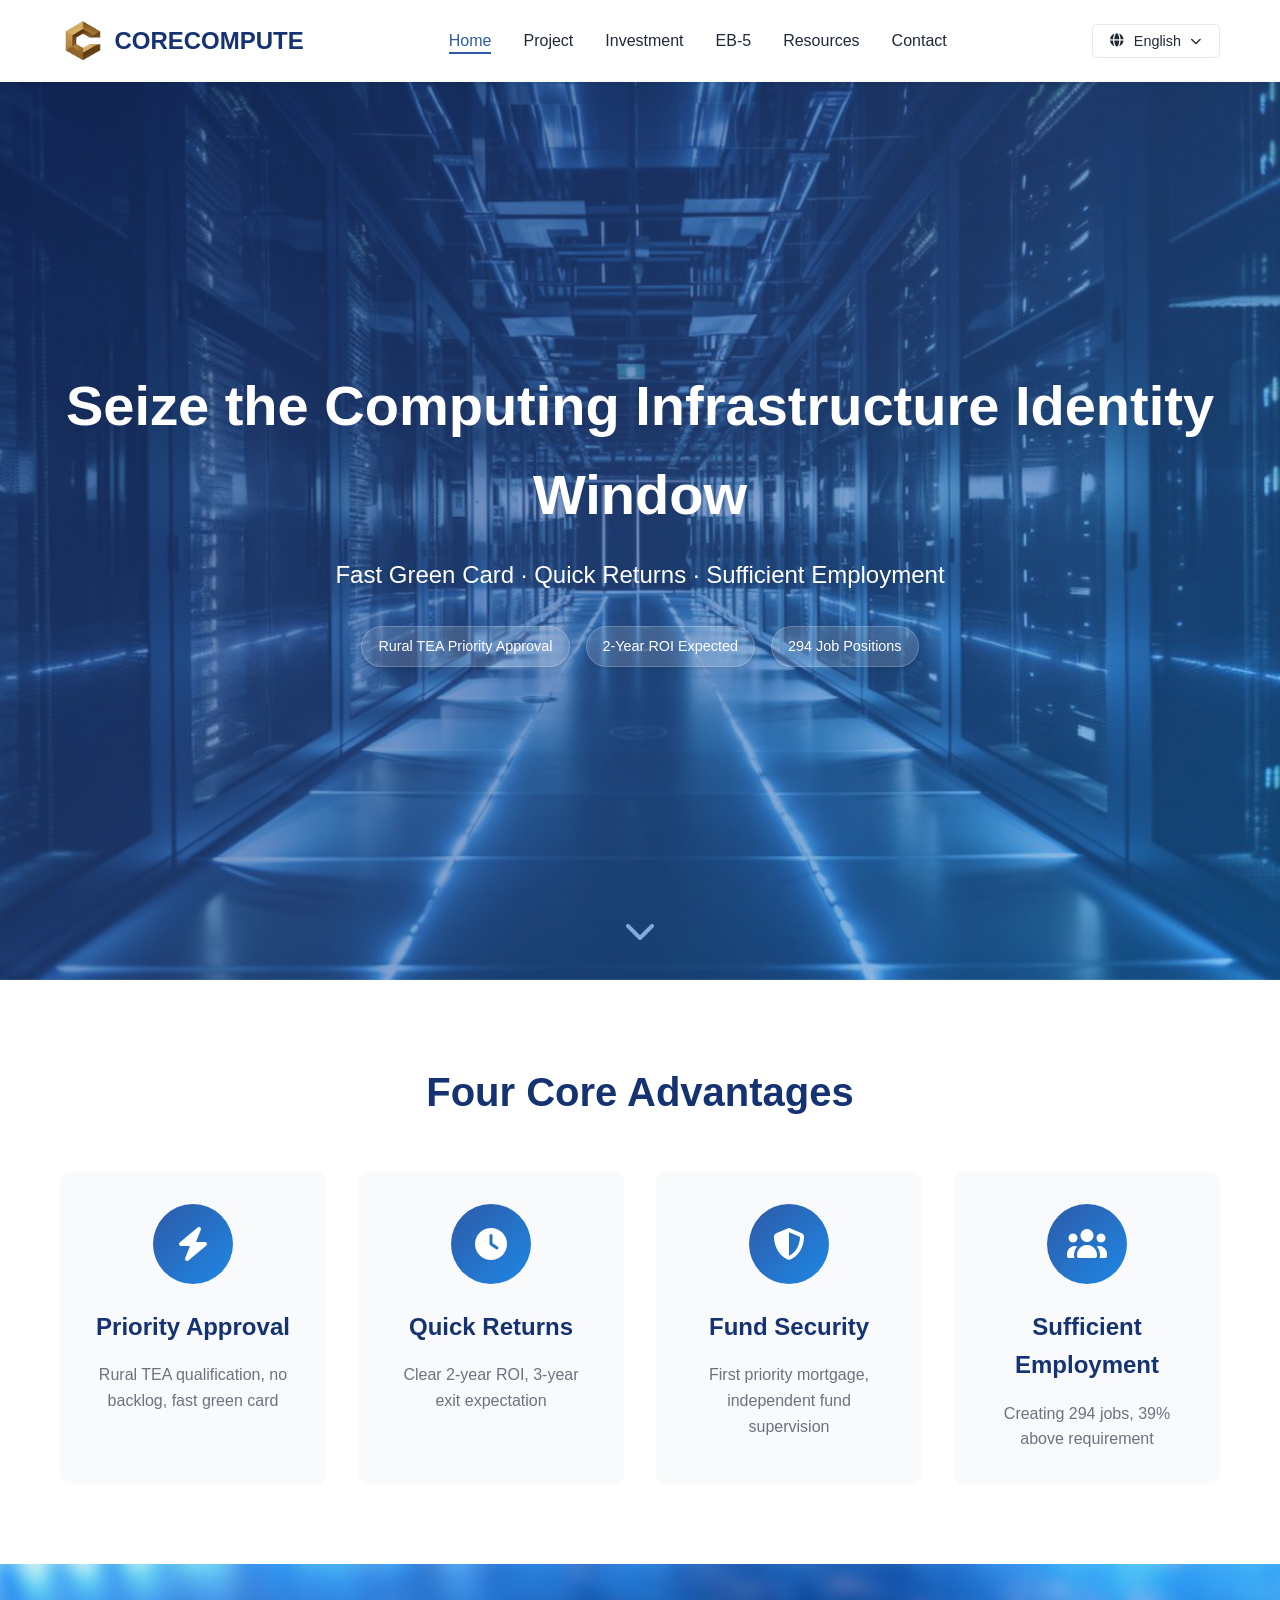
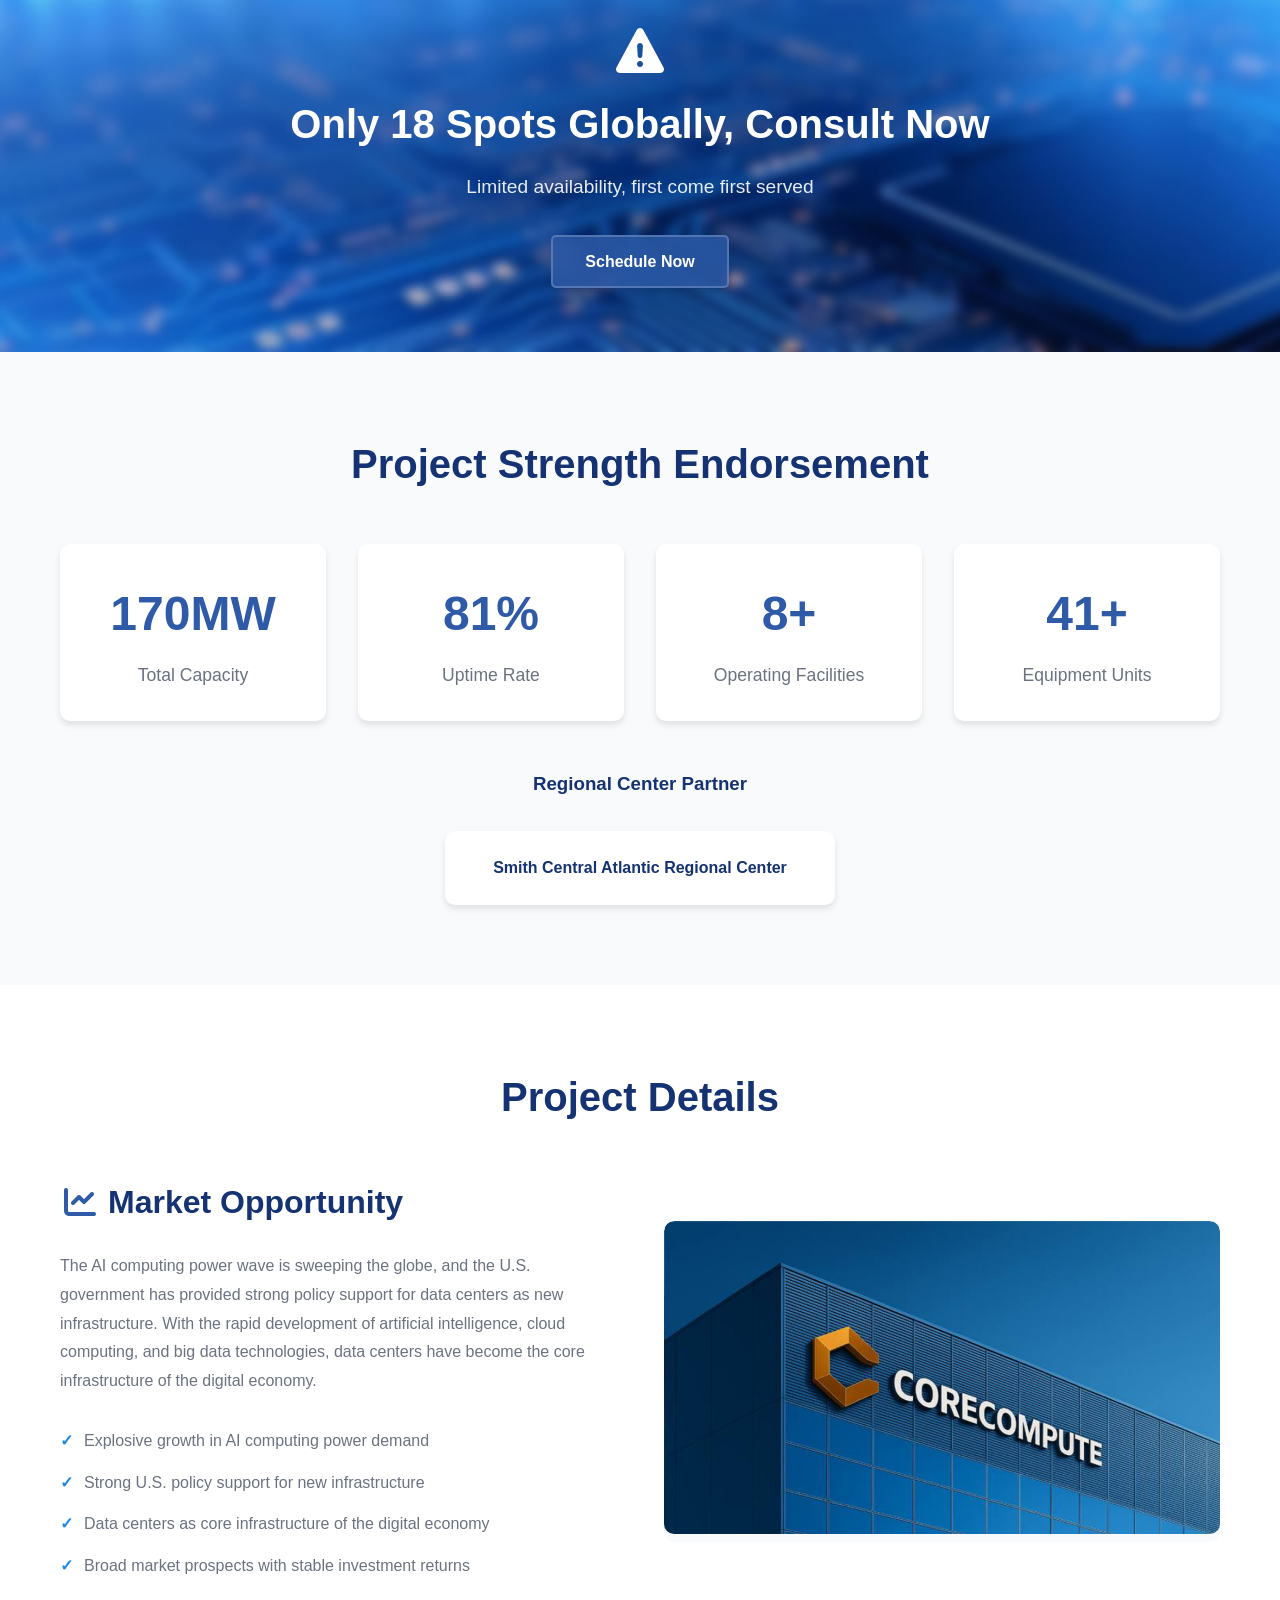
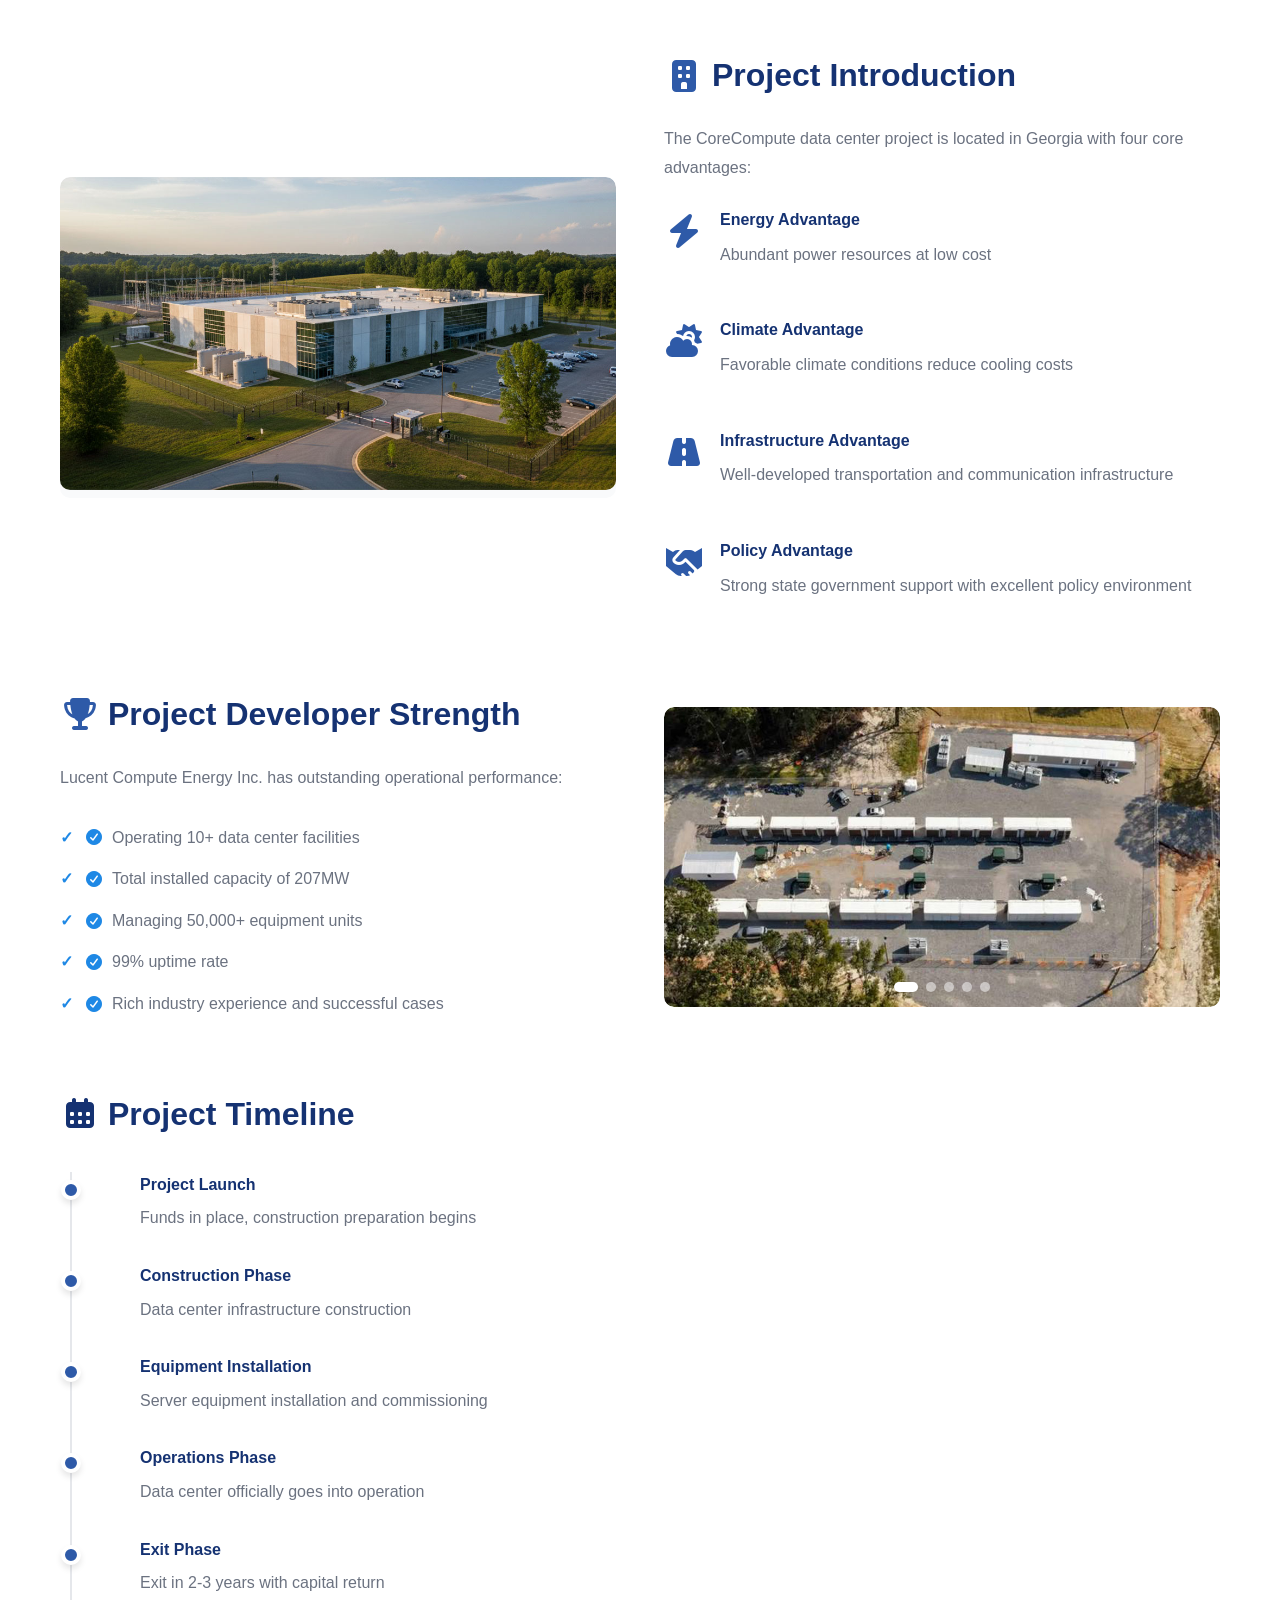
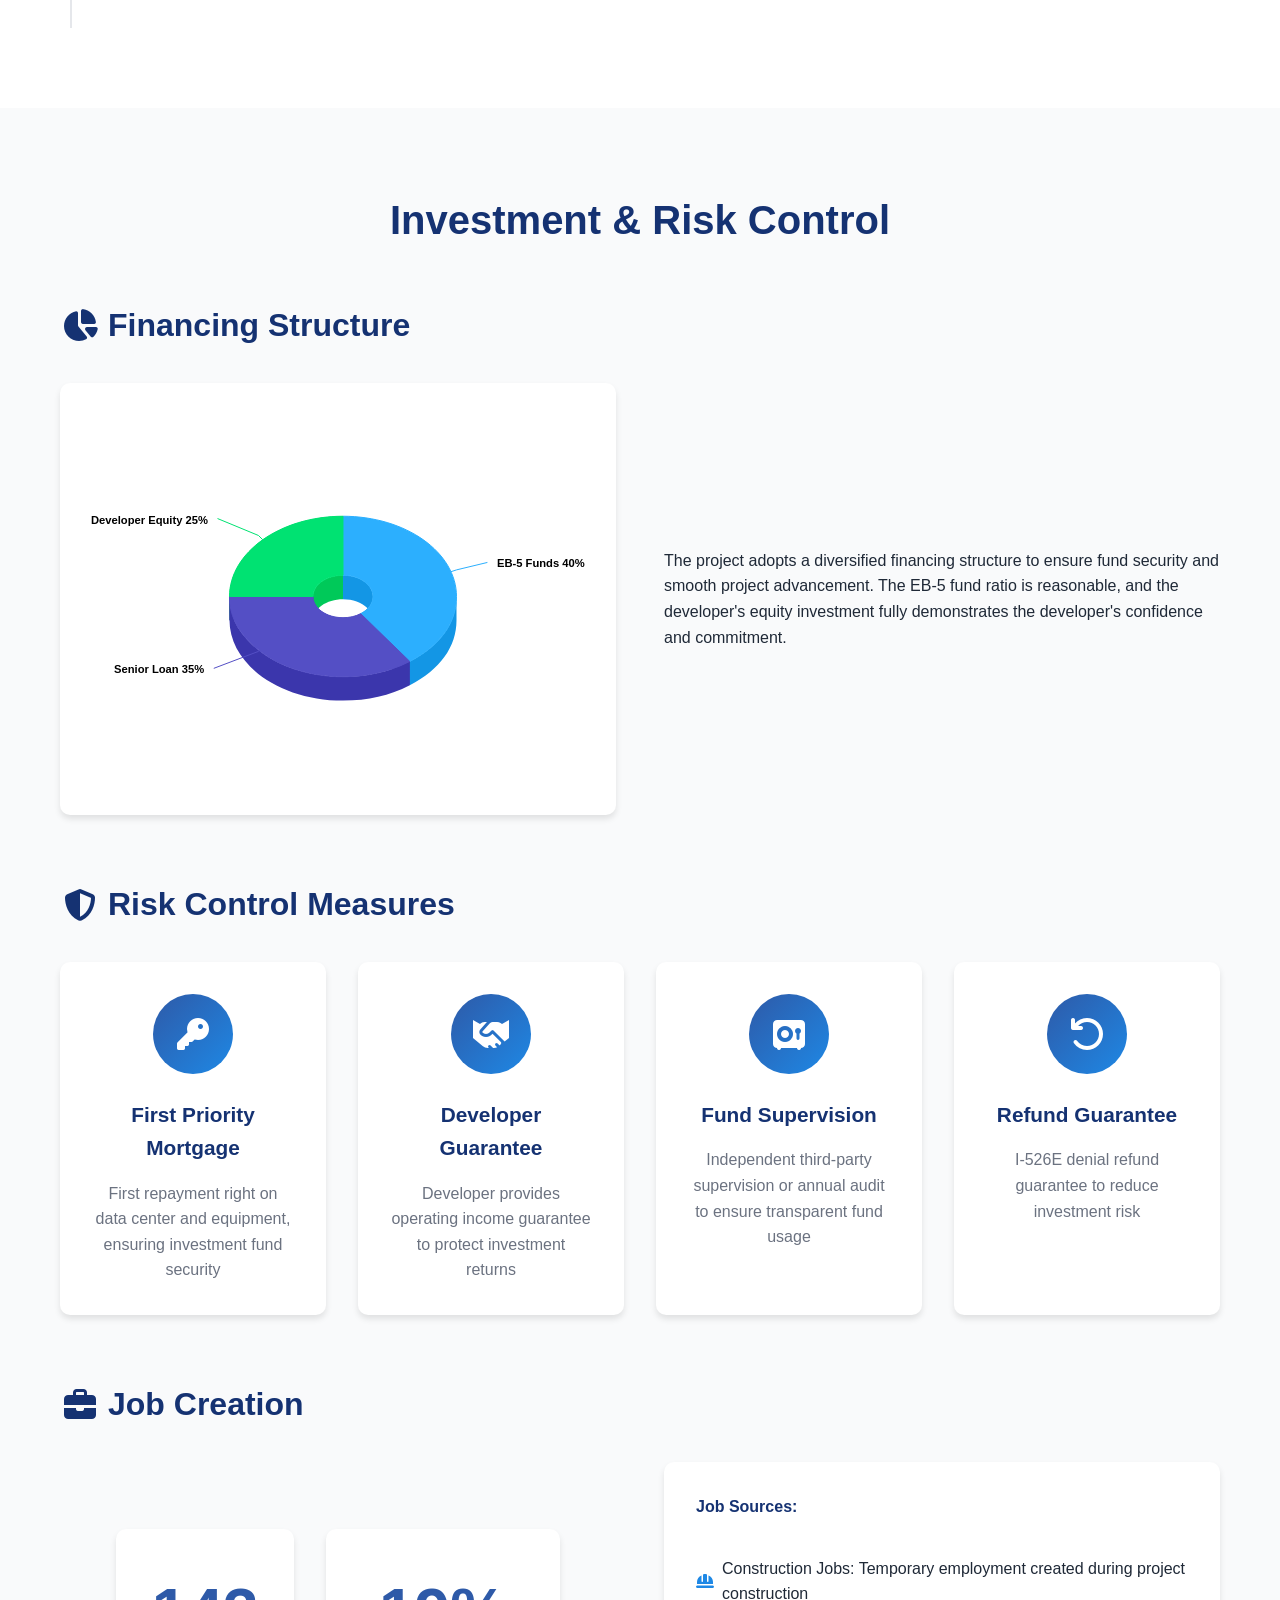
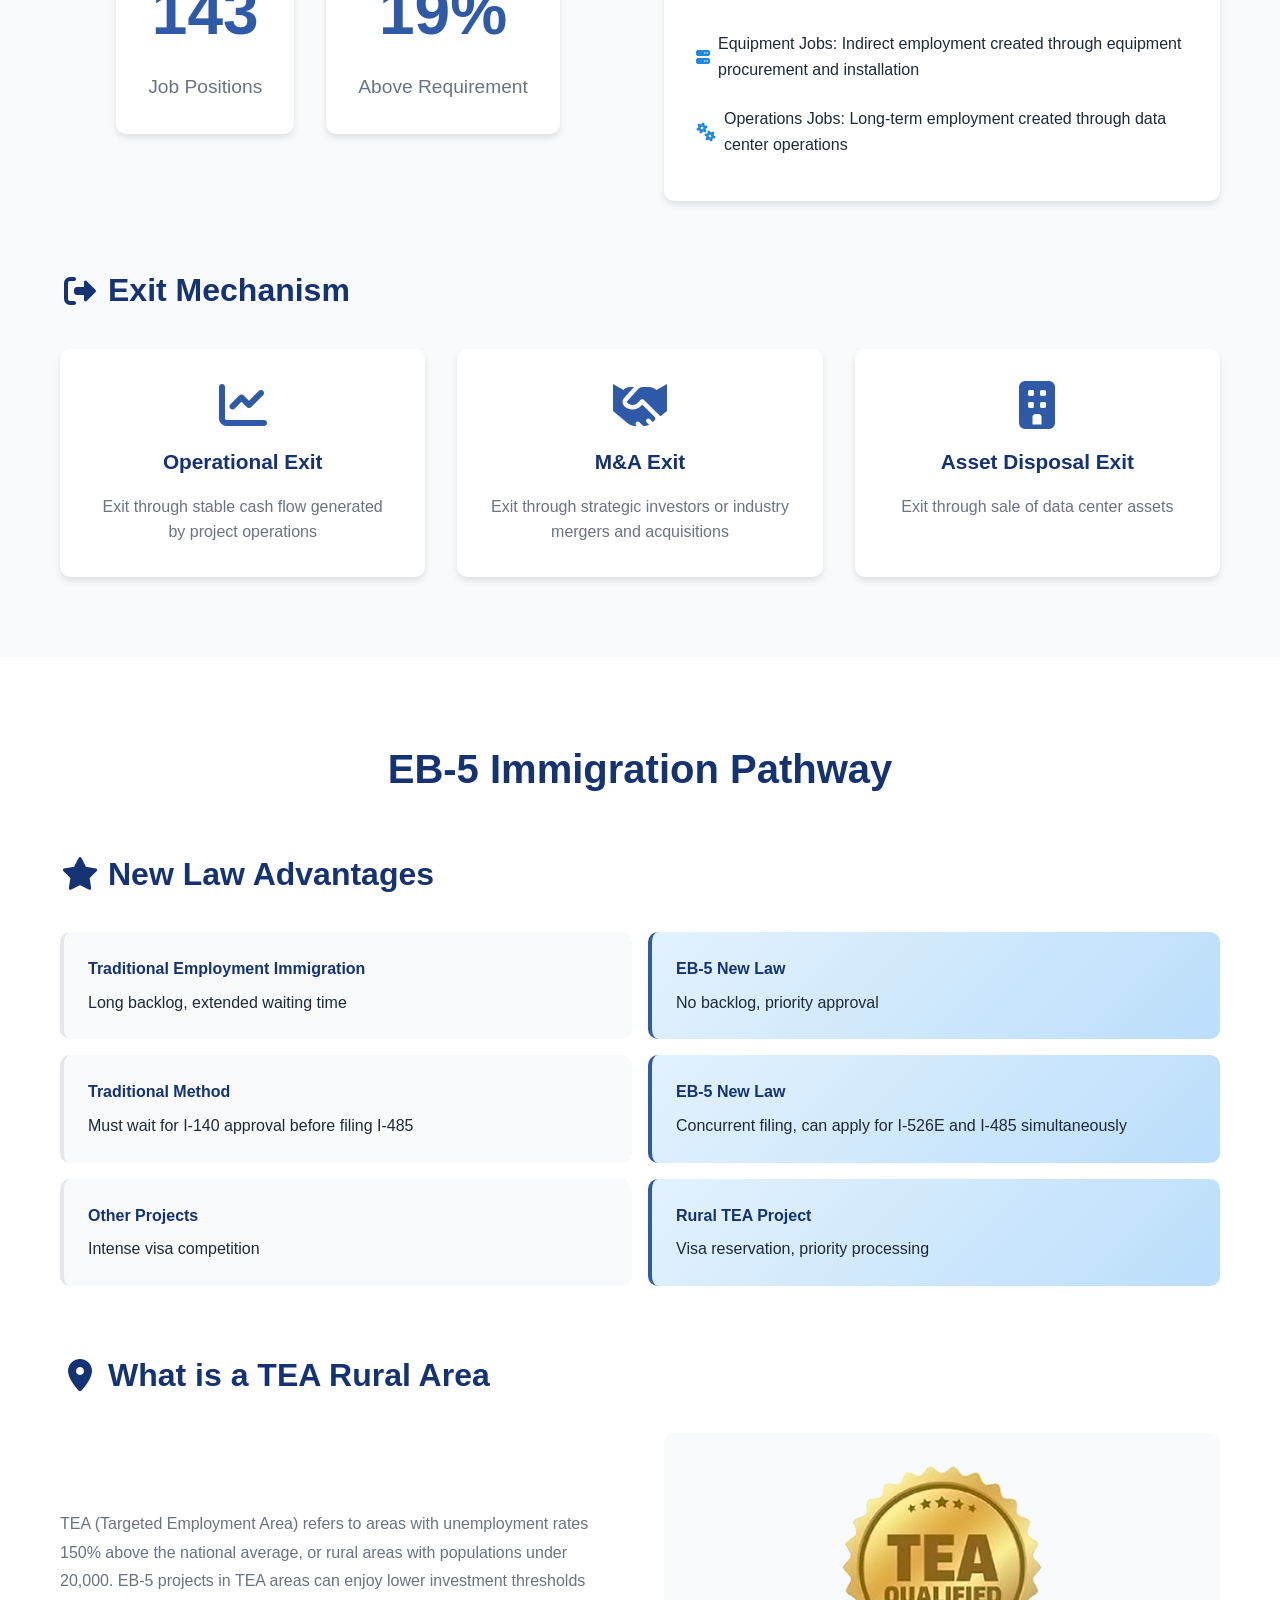
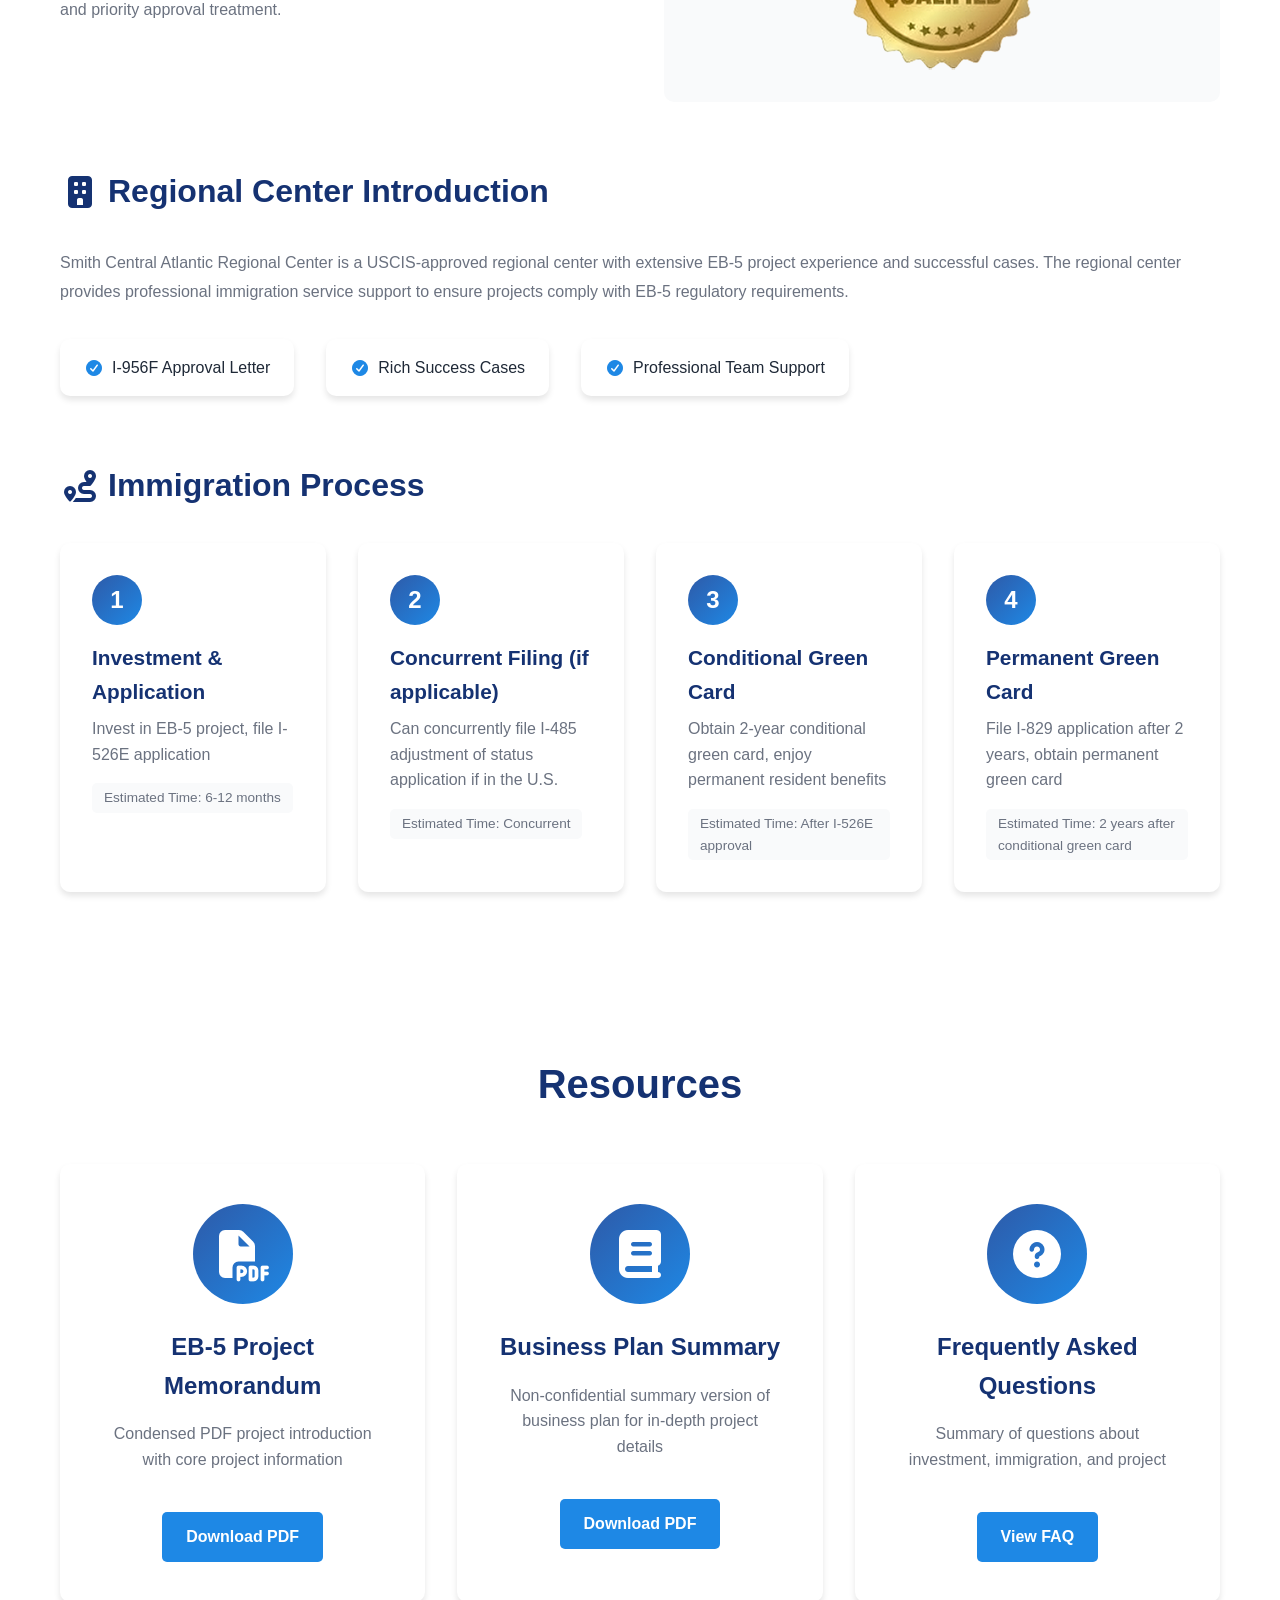
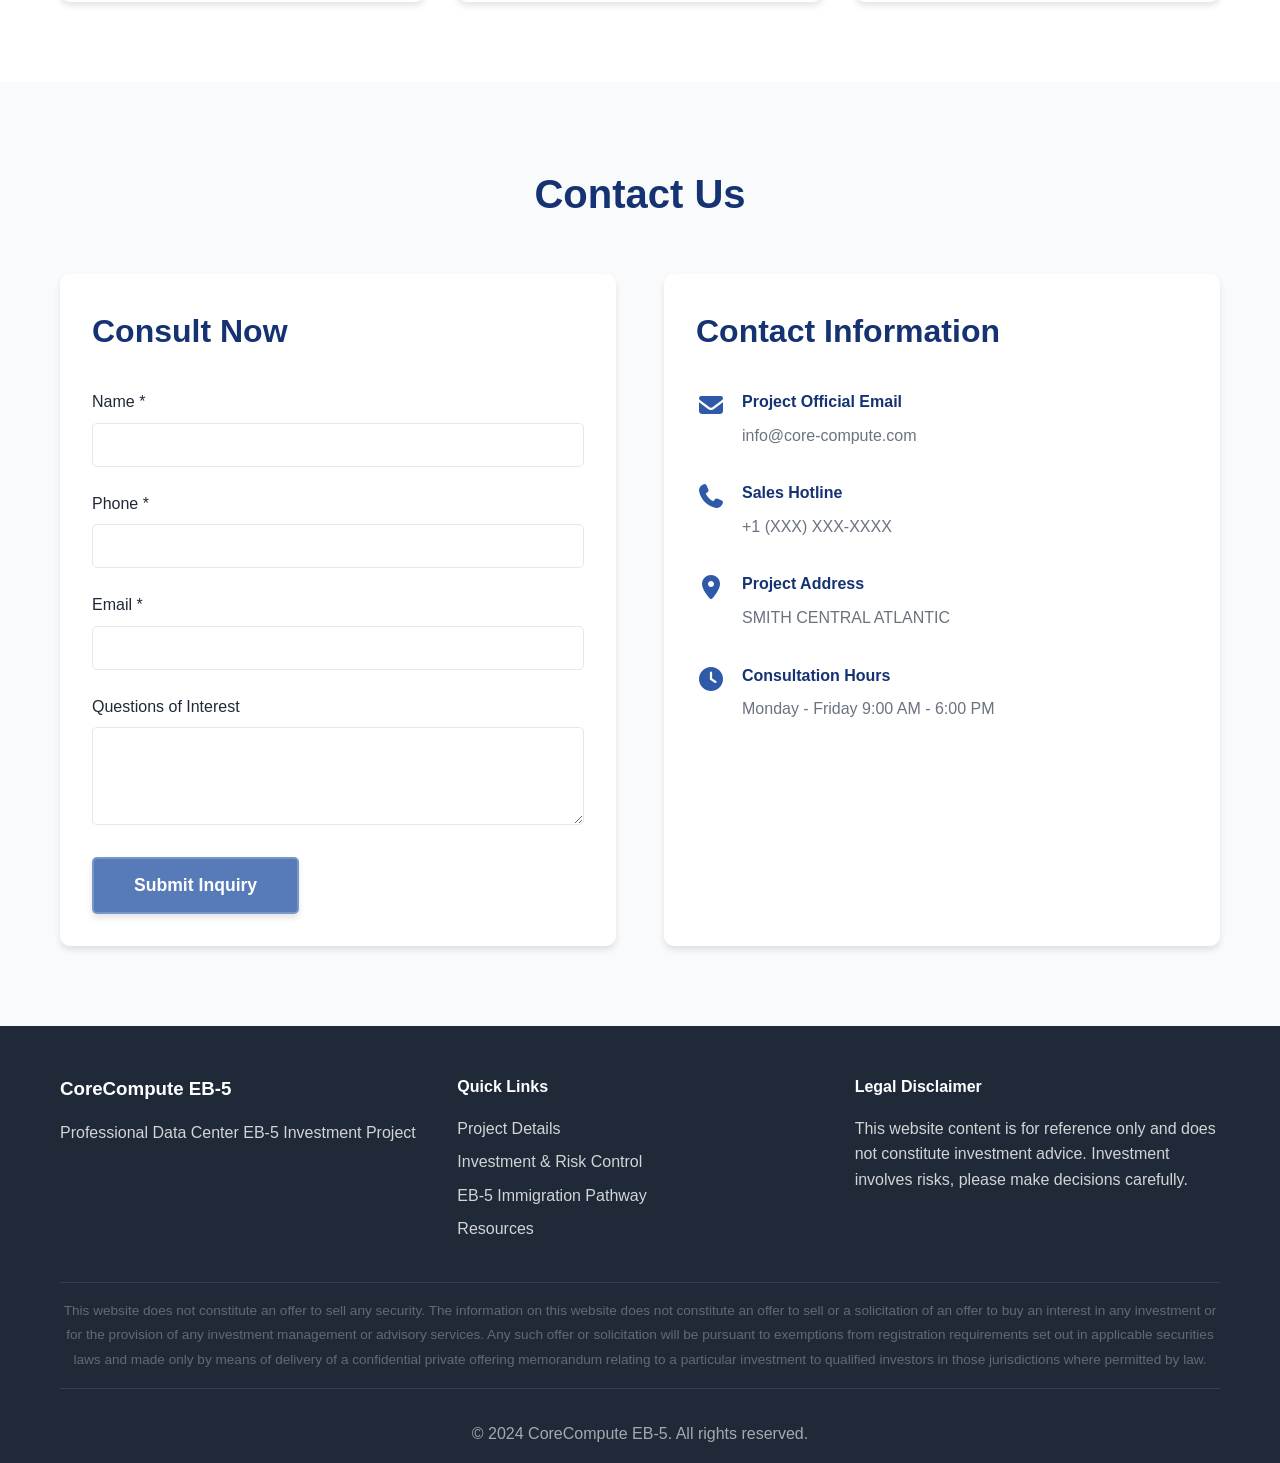
<file: corecompute.com/index.html>
<!DOCTYPE html>
<html lang="en">

<head>
    <meta charset="UTF-8">
    <meta name="viewport" content="width=device-width, initial-scale=1.0">
    <title>CORECOMPUTE</title>
</head>

<body>
    <script>
        // Auto-redirect according to browser language
        (function () {
            function getLanguageByTimezone() {
                const timezone = Intl.DateTimeFormat().resolvedOptions().timeZone;
                const chineseTimezones = [
                    'Asia/Shanghai', 
                    'Asia/Chongqing',
                    'Asia/Harbin',
                    'Asia/Urumqi',
                    'Asia/Taipei',
                    'Asia/Hong_Kong',
                    'Asia/Macau',
                    'Asia/Singapore',
                    'Asia/Kuala_Lumpur'
                ];
                if (chineseTimezones.includes(timezone)) {
                    return 'cn';
                }
                return 'en';
            }
            var lang = getLanguageByTimezone() || navigator.language || navigator.userLanguage;
            if (/zh|cn/i.test(lang)) {
                window.location.replace('./cn/');
            } else {
                window.location.replace('./en/');
            }
        })();
    </script>
</body>

</html>
</file>
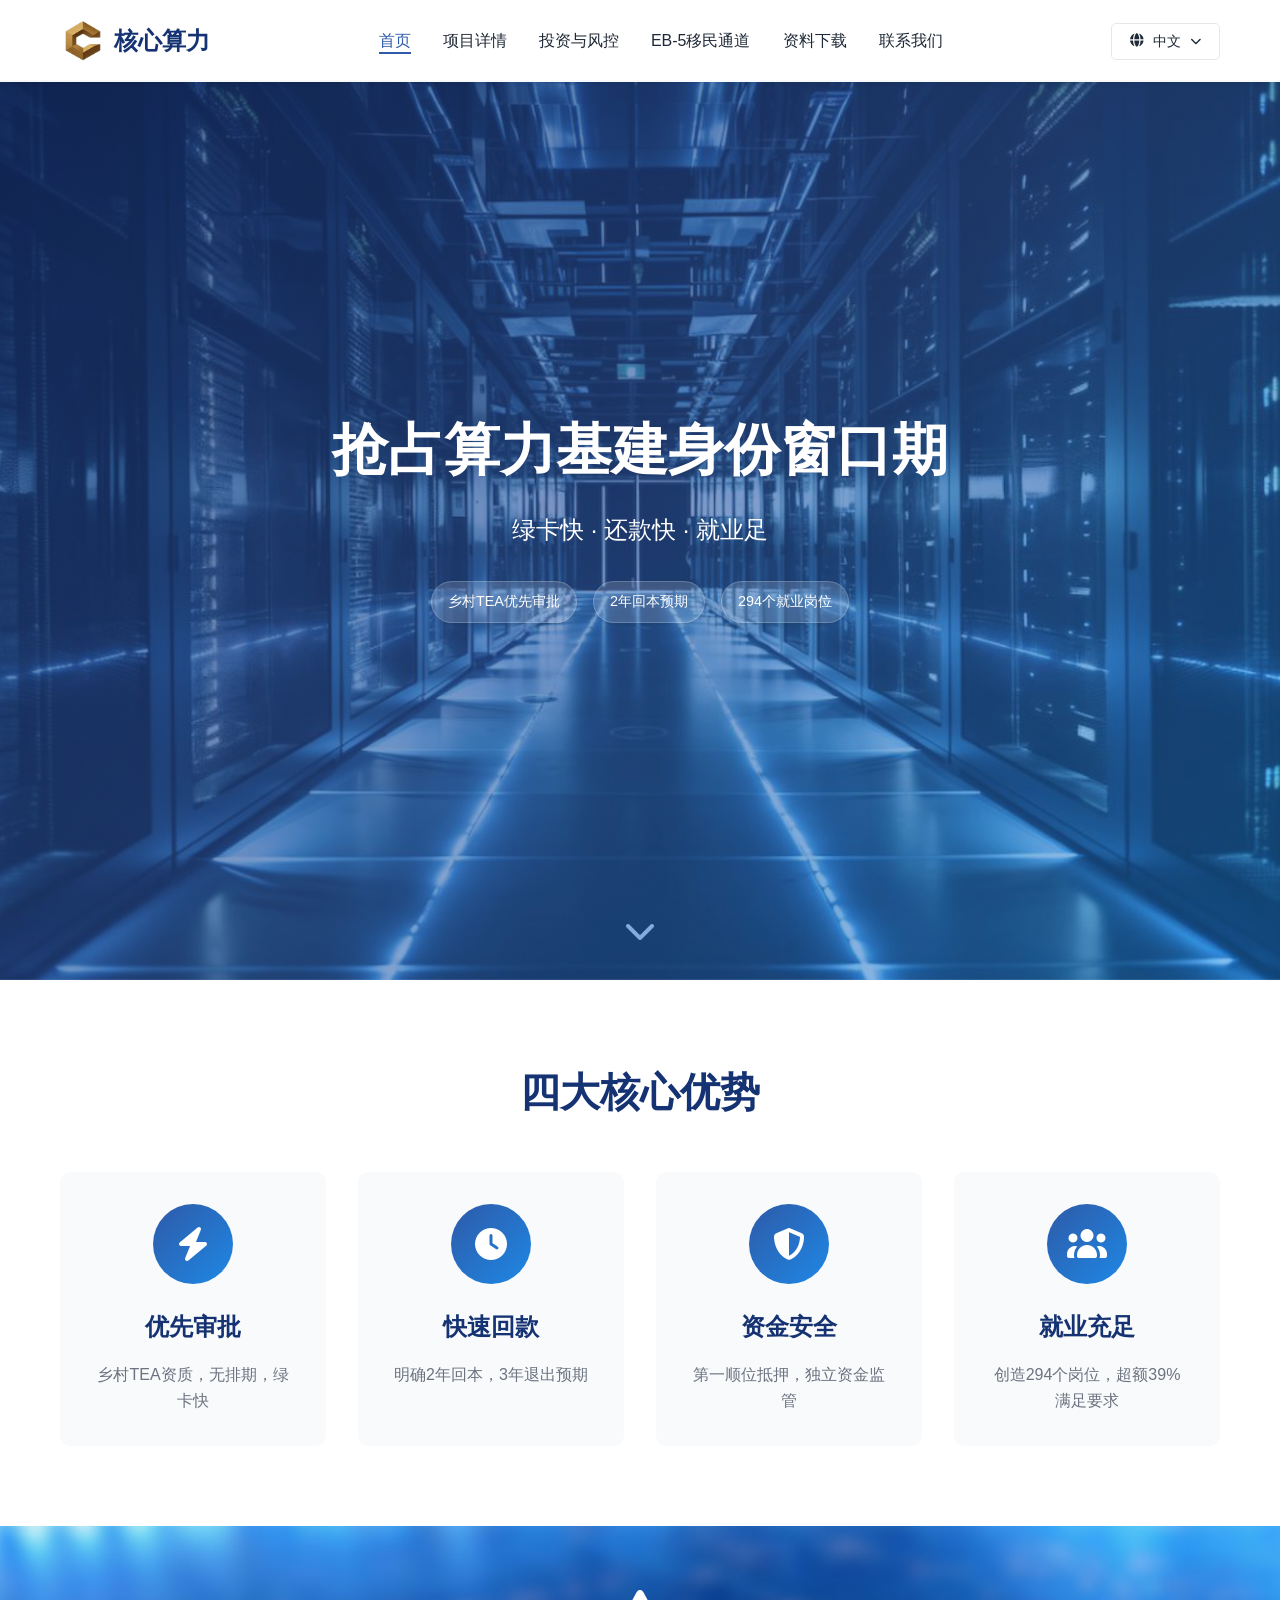
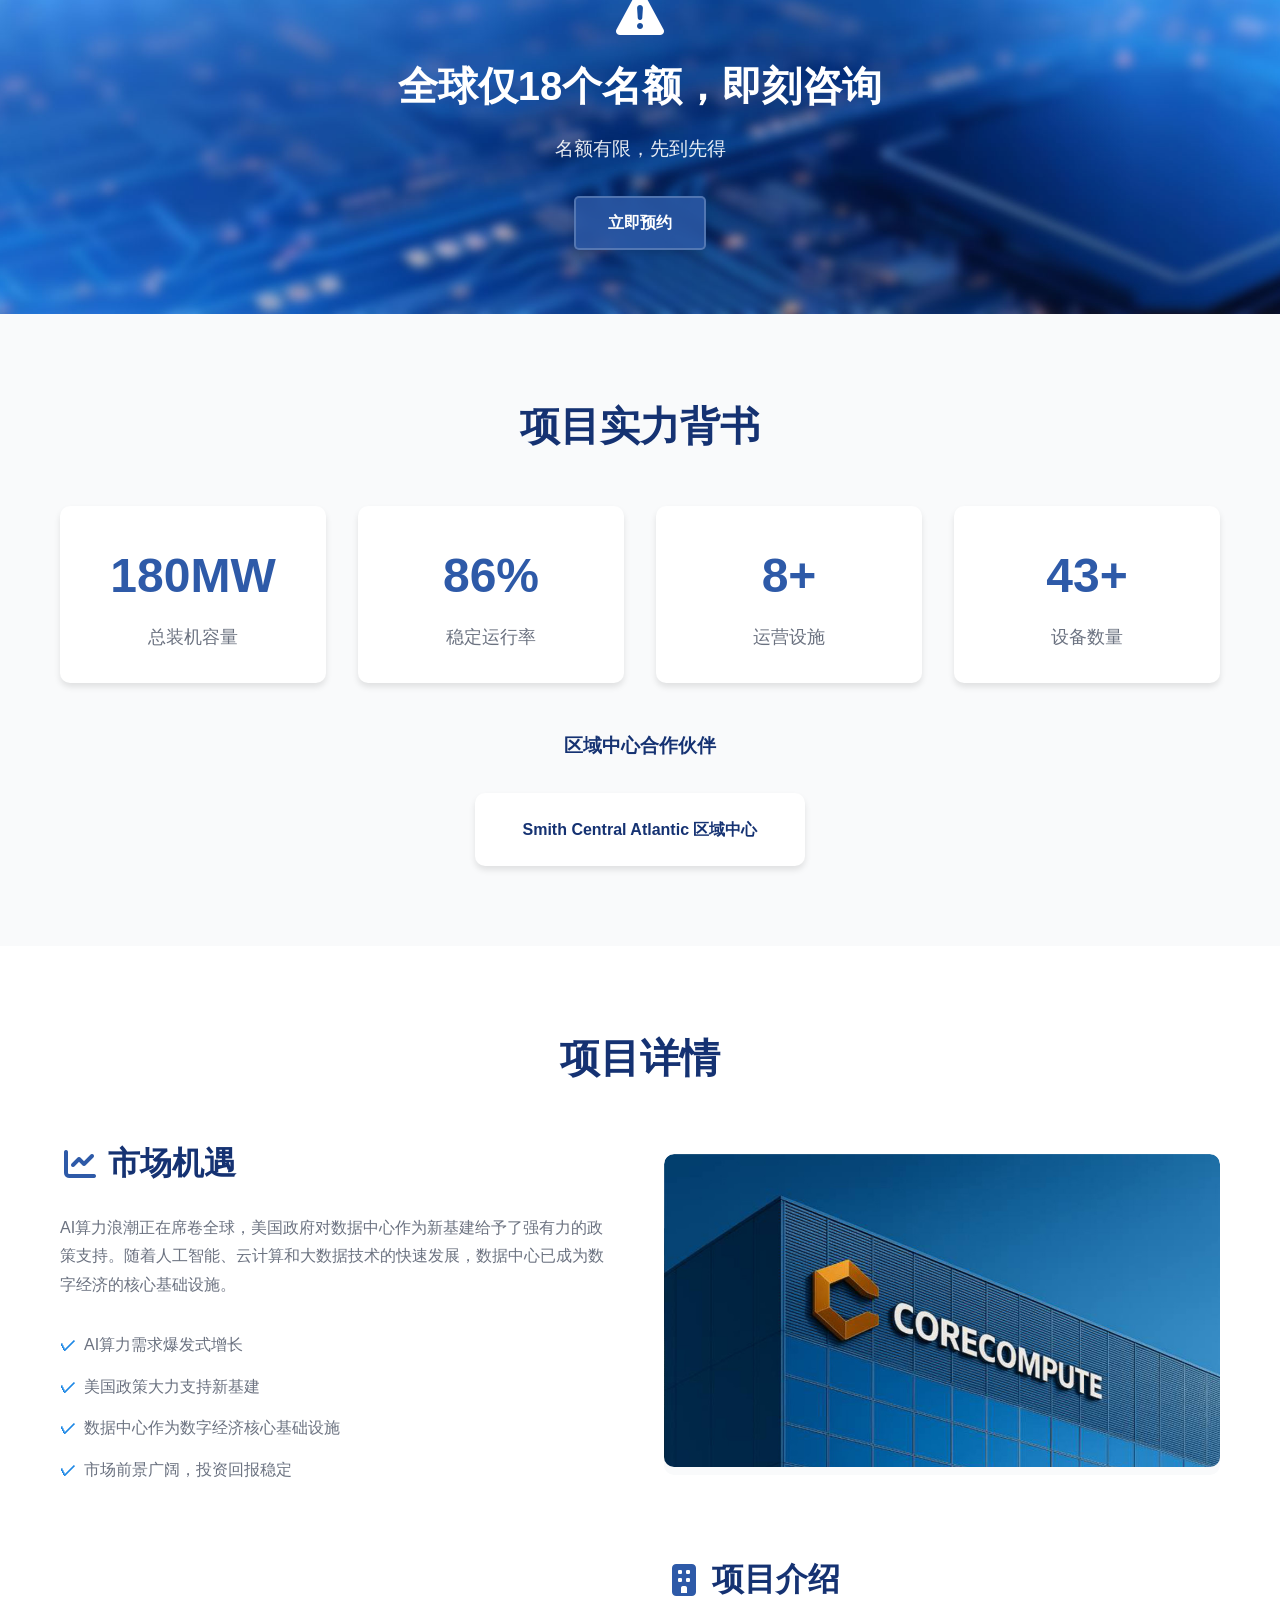
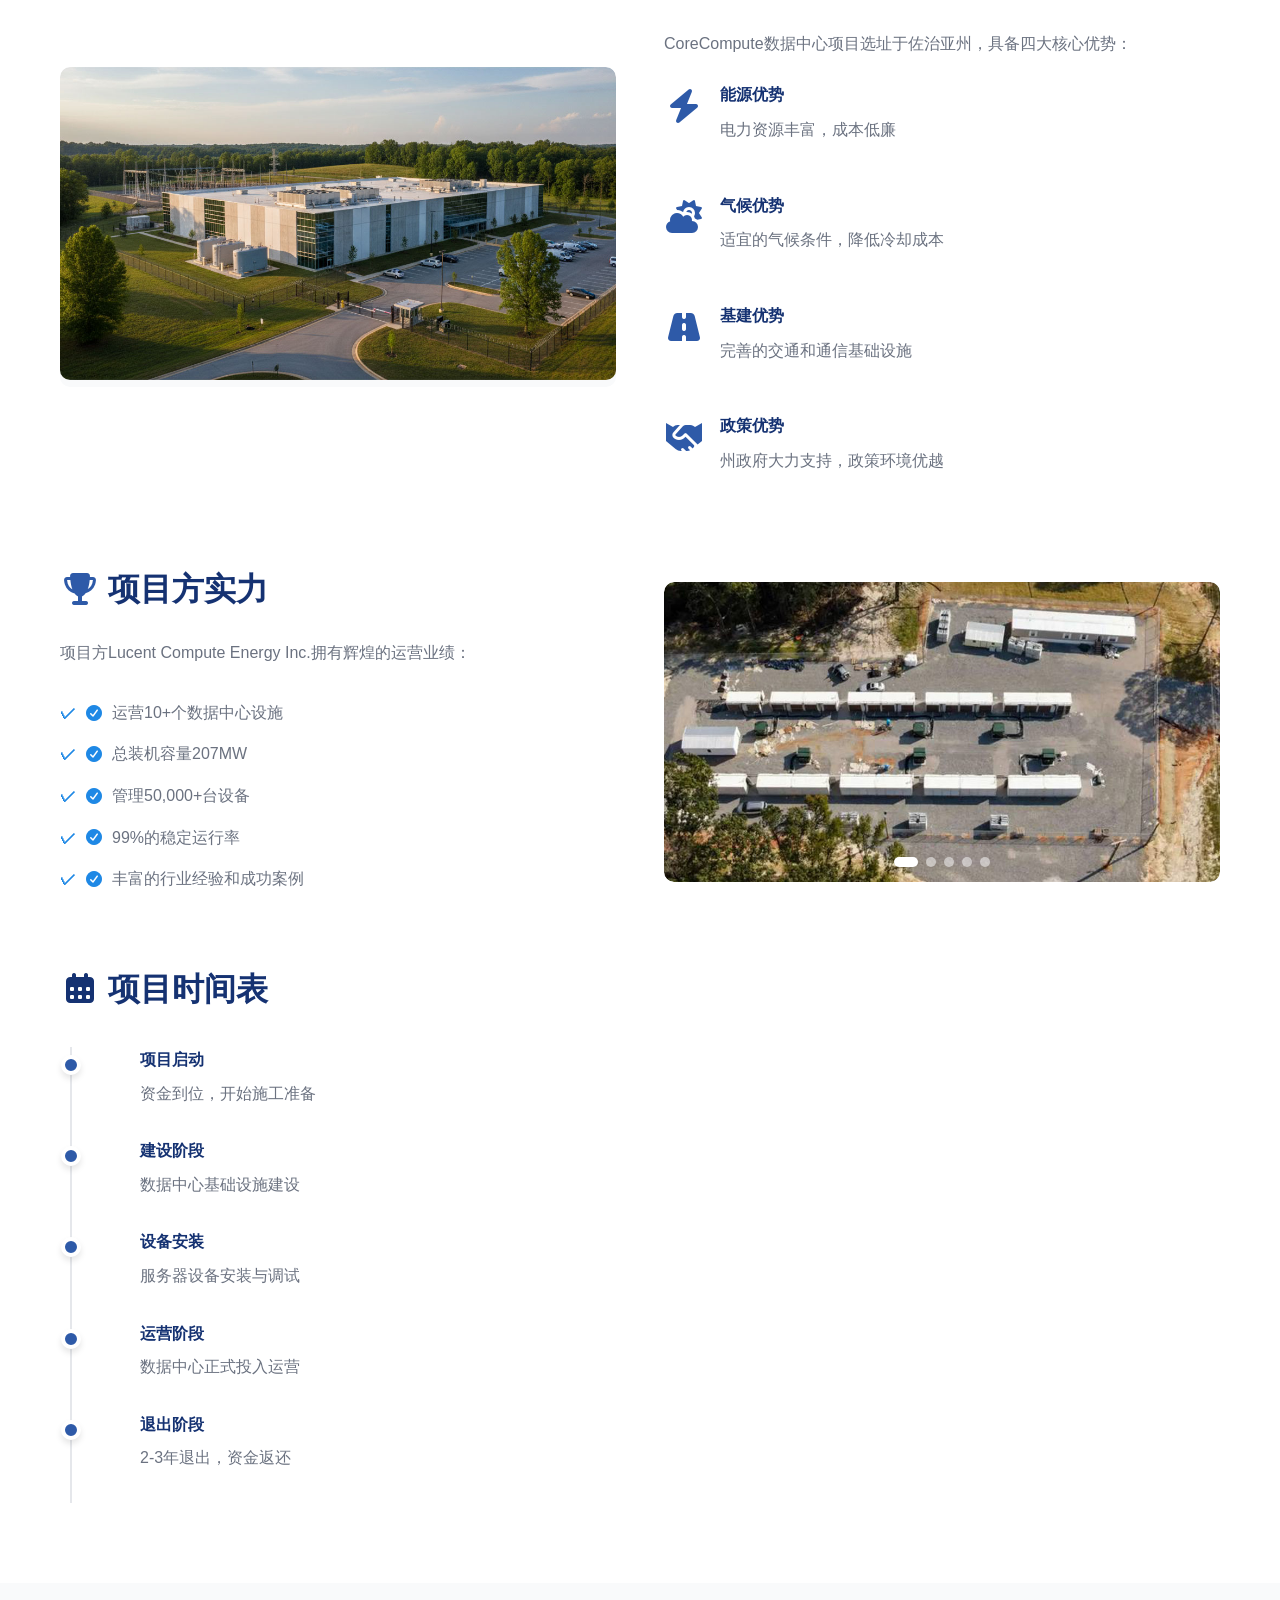
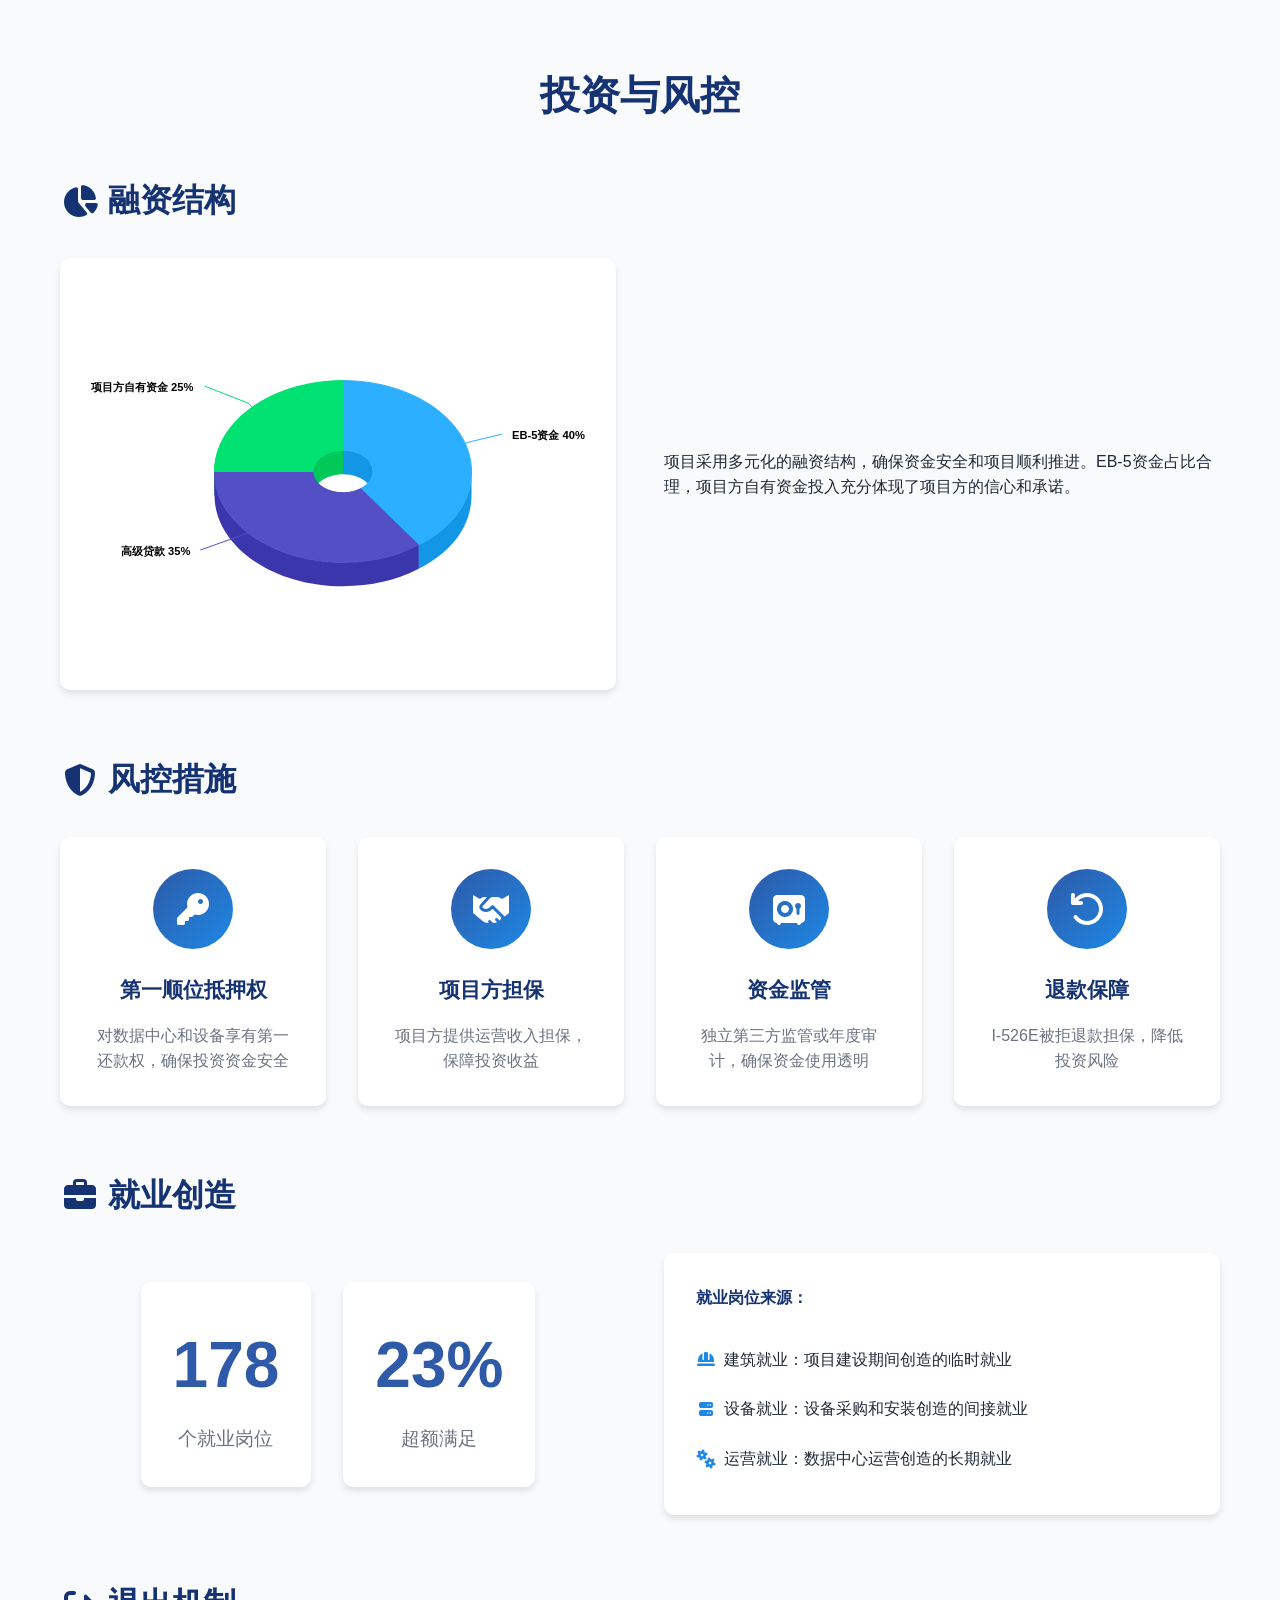
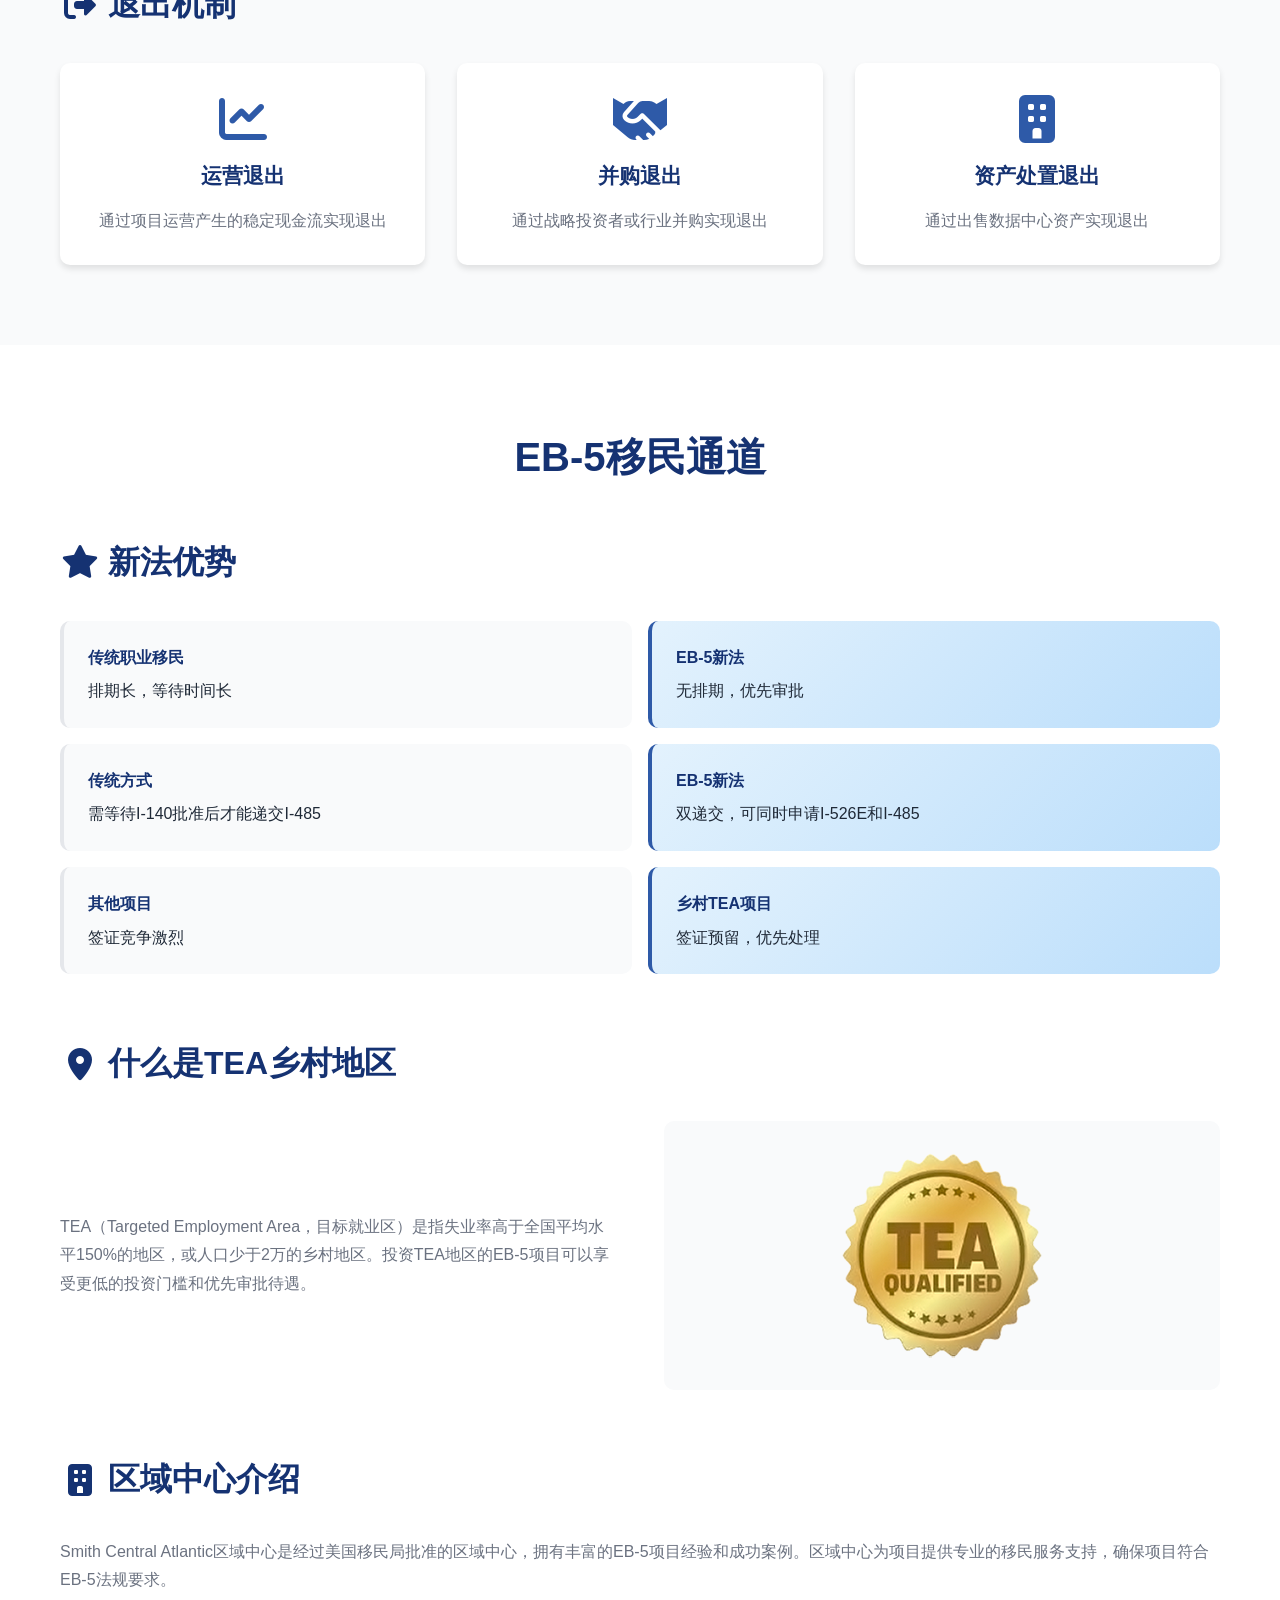
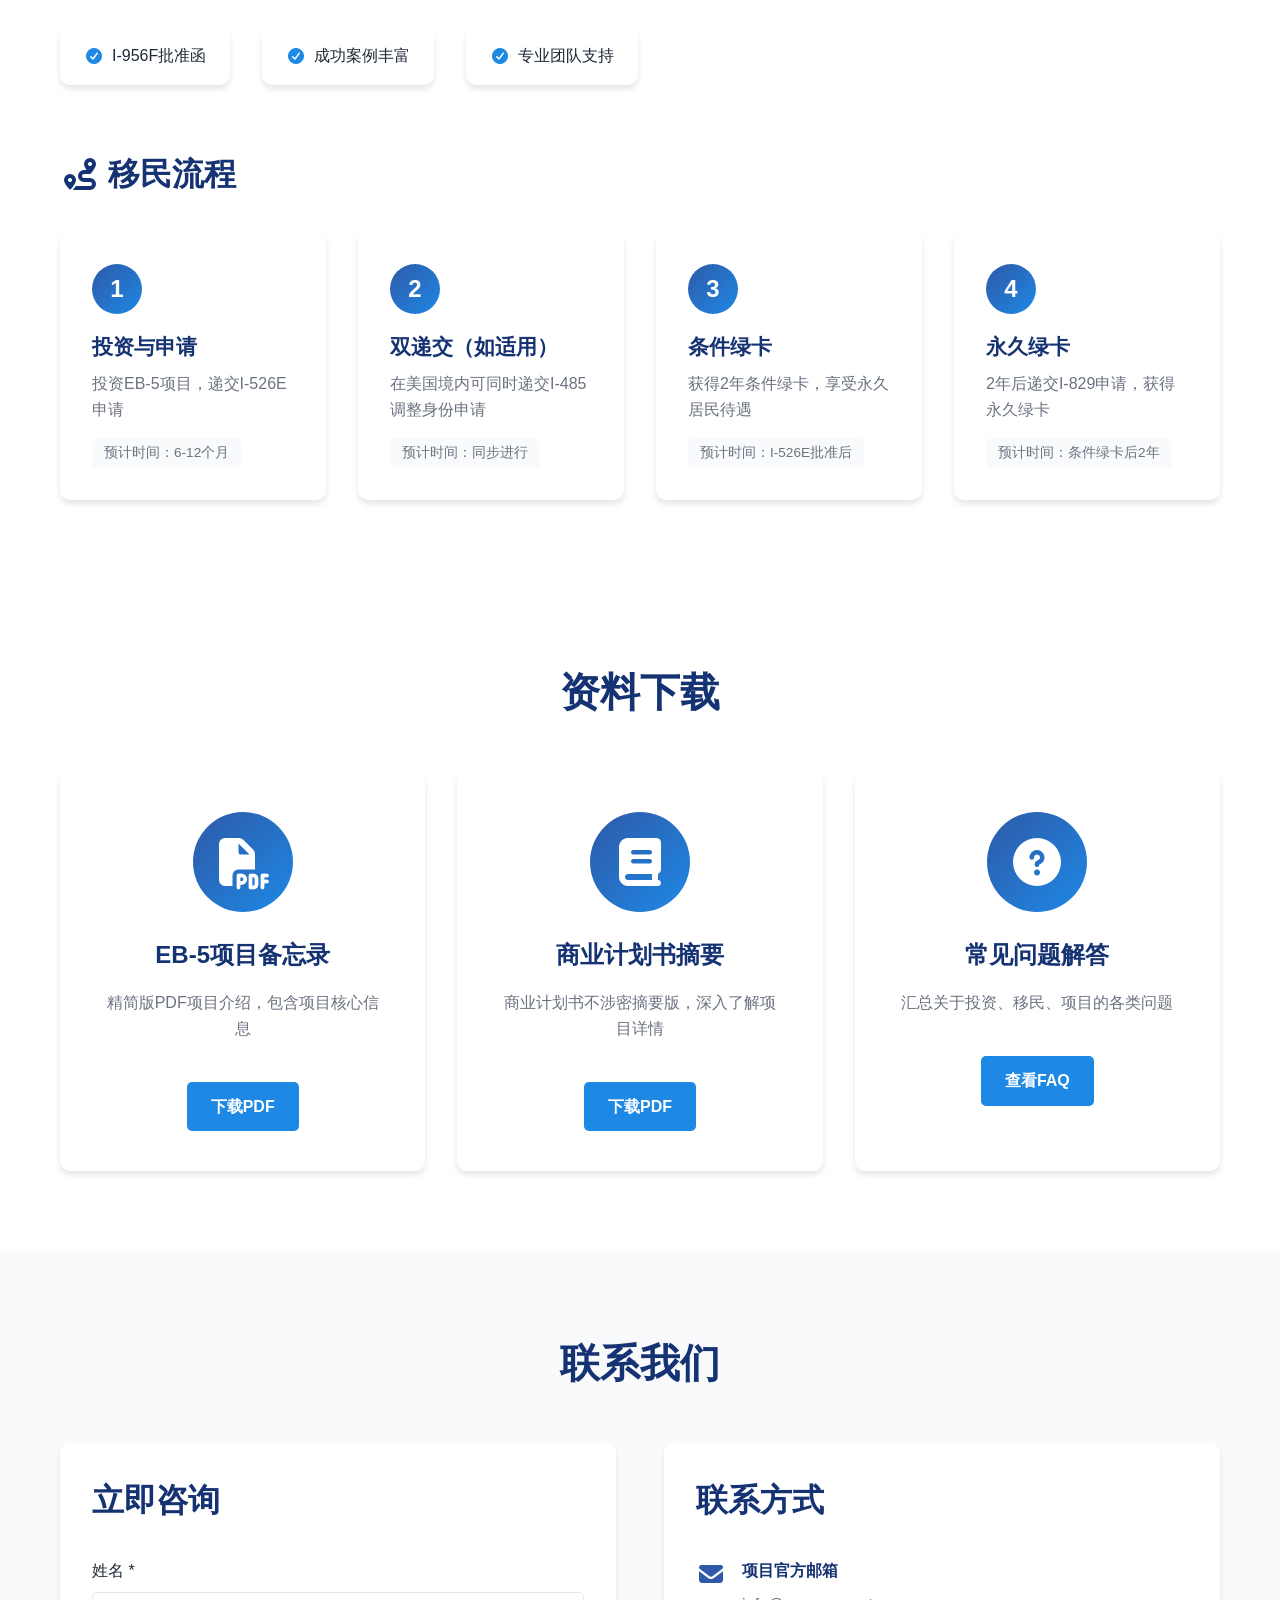
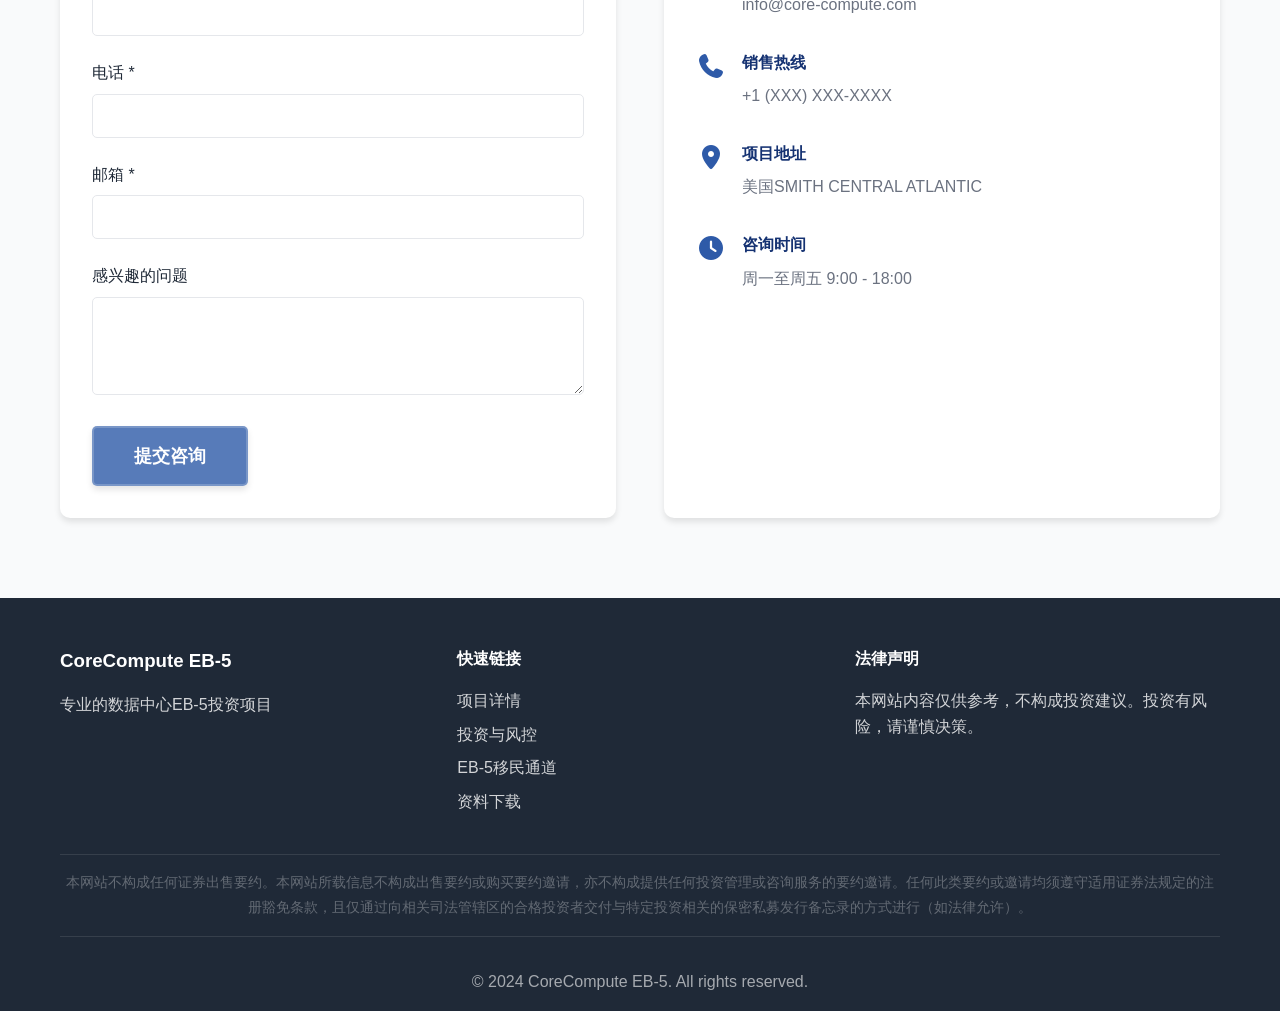
<file: corecompute.com/cn/index.html>
<!DOCTYPE html>
<html lang="zh-CN">
<head>
    <meta charset="UTF-8">
    <meta name="viewport" content="width=device-width, initial-scale=1.0, maximum-scale=5.0, user-scalable=yes">
    <meta name="format-detection" content="telephone=no">
    <meta name="apple-mobile-web-app-capable" content="yes">
    <meta name="apple-mobile-web-app-status-bar-style" content="black-translucent">
    <title>CoreCompute EB-5 数据中心项目 | 美国乡村TEA优先审批</title>
    <link rel="stylesheet" href="../styles/styles.css?v=1.0.2">
    <link rel="stylesheet" href="../styles/fontawesome.css?v=1.0.2">
</head>
<body>
    <!-- 导航栏 -->
    <nav class="navbar">
        <div class="container">
            <div class="nav-brand">
                <img src="../images/logo.png" alt="CoreCompute EB-5" class="nav-logo">
                <span class="nav-brand-name">核心算力</span>
            </div>
            <ul class="nav-menu" id="navMenu">
                <li><a href="#home" class="nav-link active">首页</a></li>
                <li><a href="#project" class="nav-link">项目详情</a></li>
                <li><a href="#investment" class="nav-link">投资与风控</a></li>
                <li><a href="#eb5" class="nav-link">EB-5移民通道</a></li>
                <li><a href="#resources" class="nav-link">资料下载</a></li>
                <li><a href="#contact" class="nav-link">联系我们</a></li>
            </ul>
            <div class="nav-right">
                <div class="language-switcher">
                    <button class="language-btn" id="languageBtn">
                        <i class="fas fa-globe"></i>
                        <span class="current-lang">中文</span>
                        <i class="fas fa-chevron-down"></i>
                    </button>
                    <ul class="language-dropdown" id="languageDropdown">
                        <li><a href="#" data-lang="zh" class="lang-option active">中文</a></li>
                        <li><a href="#" data-lang="en" class="lang-option">English</a></li>
                    </ul>
                </div>
                <div class="nav-toggle" id="navToggle">
                    <span></span>
                    <span></span>
                    <span></span>
                </div>
            </div>
        </div>
    </nav>

    <!-- 首页 -->
    <section id="home" class="hero">
        <video class="hero-bg-video" id="heroBgVideo" autoplay muted loop playsinline>
            <source src="../images/bg.mp4" type="video/mp4">
        </video>
        <div class="hero-overlay"></div>
        <div class="hero-content">
            <div class="container">
                <h1 class="hero-title">抢占算力基建身份窗口期</h1>
                <p class="hero-subtitle">绿卡快 · 还款快 · 就业足</p>
                <div class="hero-badges">
                    <span class="badge">乡村TEA优先审批</span>
                    <span class="badge">2年回本预期</span>
                    <span class="badge">294个就业岗位</span>
                </div>
            </div>
        </div>
        <div class="scroll-indicator">
            <i class="fas fa-chevron-down"></i>
        </div>
    </section>

    <!-- 核心优势 -->
    <section class="advantages">
        <div class="container">
            <h2 class="section-title">四大核心优势</h2>
            <div class="advantages-grid">
                <div class="advantage-card">
                    <div class="advantage-icon">
                        <i class="fas fa-bolt"></i>
                    </div>
                    <h3>优先审批</h3>
                    <p>乡村TEA资质，无排期，绿卡快</p>
                </div>
                <div class="advantage-card">
                    <div class="advantage-icon">
                        <i class="fas fa-clock"></i>
                    </div>
                    <h3>快速回款</h3>
                    <p>明确2年回本，3年退出预期</p>
                </div>
                <div class="advantage-card">
                    <div class="advantage-icon">
                        <i class="fas fa-shield-alt"></i>
                    </div>
                    <h3>资金安全</h3>
                    <p>第一顺位抵押，独立资金监管</p>
                </div>
                <div class="advantage-card">
                    <div class="advantage-icon">
                        <i class="fas fa-users"></i>
                    </div>
                    <h3>就业充足</h3>
                    <p>创造294个岗位，超额39%满足要求</p>
                </div>
            </div>
        </div>
    </section>

    <!-- 全球名额告示 -->
    <section class="quota-alert">
        <div class="container">
            <div class="quota-content">
                <i class="fas fa-exclamation-triangle"></i>
                <h2>全球仅18个名额，即刻咨询</h2>
                <p>名额有限，先到先得</p>
                <a href="#contact" class="btn-primary">立即预约</a>
            </div>
        </div>
    </section>

    <!-- 信任背书 -->
    <section class="trust">
        <div class="container">
            <h2 class="section-title">项目实力背书</h2>
            <div class="trust-stats">
                <div class="stat-item">
                    <div class="stat-number">207MW</div>
                    <div class="stat-label">总装机容量</div>
                </div>
                <div class="stat-item">
                    <div class="stat-number">99%</div>
                    <div class="stat-label">稳定运行率</div>
                </div>
                <div class="stat-item">
                    <div class="stat-number">10+</div>
                    <div class="stat-label">运营设施</div>
                </div>
                <div class="stat-item">
                    <div class="stat-number">50,000+</div>
                    <div class="stat-label">设备数量</div>
                </div>
            </div>
            <div class="trust-partners">
                <h3>区域中心合作伙伴</h3>
                <div class="partner-logos">
                    <div class="partner-logo">Smith Central Atlantic 区域中心</div>
                </div>
            </div>
        </div>
    </section>

    <!-- 项目详情 -->
    <section id="project" class="project-details">
        <div class="container">
            <h2 class="section-title">项目详情</h2>
            
            <div class="detail-section">
                <div class="detail-content">
                    <h3><i class="fas fa-chart-line"></i> 市场机遇</h3>
                    <p>AI算力浪潮正在席卷全球，美国政府对数据中心作为新基建给予了强有力的政策支持。随着人工智能、云计算和大数据技术的快速发展，数据中心已成为数字经济的核心基础设施。</p>
                    <ul>
                        <li>AI算力需求爆发式增长</li>
                        <li>美国政策大力支持新基建</li>
                        <li>数据中心作为数字经济核心基础设施</li>
                        <li>市场前景广阔，投资回报稳定</li>
                    </ul>
                </div>
                <div class="detail-image">
                    <img src="../images/exterior0.jpg" alt="数据中心外观" style="width: 100%; height: 100%; object-fit: cover; border-radius: 10px;">
                </div>
            </div>

            <div class="detail-section reverse">
                <div class="detail-content">
                    <h3><i class="fas fa-building"></i> 项目介绍</h3>
                    <p>CoreCompute数据中心项目选址于佐治亚州，具备四大核心优势：</p>
                    <div class="feature-list">
                        <div class="feature-item">
                            <i class="fas fa-bolt"></i>
                            <div>
                                <strong>能源优势</strong>
                                <p>电力资源丰富，成本低廉</p>
                            </div>
                        </div>
                        <div class="feature-item">
                            <i class="fas fa-cloud-sun"></i>
                            <div>
                                <strong>气候优势</strong>
                                <p>适宜的气候条件，降低冷却成本</p>
                            </div>
                        </div>
                        <div class="feature-item">
                            <i class="fas fa-road"></i>
                            <div>
                                <strong>基建优势</strong>
                                <p>完善的交通和通信基础设施</p>
                            </div>
                        </div>
                        <div class="feature-item">
                            <i class="fas fa-handshake"></i>
                            <div>
                                <strong>政策优势</strong>
                                <p>州政府大力支持，政策环境优越</p>
                            </div>
                        </div>
                    </div>
                </div>
                <div class="detail-image">
                    <img src="../images/exterior1.jpg" alt="数据中心外观" style="width: 100%; height: 100%; object-fit: cover; border-radius: 10px;">
                </div>
            </div>

            <div class="detail-section">
                <div class="detail-content">
                    <h3><i class="fas fa-trophy"></i> 项目方实力</h3>
                    <p>项目方Lucent Compute Energy Inc.拥有辉煌的运营业绩：</p>
                    <ul class="achievement-list">
                        <li><i class="fas fa-check-circle"></i> 运营10+个数据中心设施</li>
                        <li><i class="fas fa-check-circle"></i> 总装机容量207MW</li>
                        <li><i class="fas fa-check-circle"></i> 管理50,000+台设备</li>
                        <li><i class="fas fa-check-circle"></i> 99%的稳定运行率</li>
                        <li><i class="fas fa-check-circle"></i> 丰富的行业经验和成功案例</li>
                    </ul>
                </div>
                <div class="detail-image">
                    <div class="carousel-container">
                        <div class="carousel-slides" id="successCasesCarousel">
                            <div class="carousel-slide active">
                                <img src="../images/case1.jpg" alt="成功案例 1">
                            </div>
                            <div class="carousel-slide">
                                <img src="../images/case2.jpg" alt="成功案例 2">
                            </div>
                            <div class="carousel-slide">
                                <img src="../images/case3.jpg" alt="成功案例 3">
                            </div>
                            <div class="carousel-slide">
                                <img src="../images/case4.jpg" alt="成功案例 4">
                            </div>
                            <div class="carousel-slide">
                                <img src="../images/case5.jpg" alt="成功案例 5">
                            </div>
                        </div>
                        <!-- <button class="carousel-btn carousel-prev" aria-label="上一张">
                            <i class="fas fa-chevron-left"></i>
                        </button>
                        <button class="carousel-btn carousel-next" aria-label="下一张">
                            <i class="fas fa-chevron-right"></i>
                        </button> -->
                        <div class="carousel-indicators">
                            <span class="indicator active" data-slide="0"></span>
                            <span class="indicator" data-slide="1"></span>
                            <span class="indicator" data-slide="2"></span>
                            <span class="indicator" data-slide="3"></span>
                            <span class="indicator" data-slide="4"></span>
                        </div>
                    </div>
                </div>
            </div>

            <div class="timeline-section">
                <h3><i class="fas fa-calendar-alt"></i> 项目时间表</h3>
                <div class="timeline">
                    <div class="timeline-item">
                        <div class="timeline-marker"></div>
                        <div class="timeline-content">
                            <h4>项目启动</h4>
                            <p>资金到位，开始施工准备</p>
                        </div>
                    </div>
                    <div class="timeline-item">
                        <div class="timeline-marker"></div>
                        <div class="timeline-content">
                            <h4>建设阶段</h4>
                            <p>数据中心基础设施建设</p>
                        </div>
                    </div>
                    <div class="timeline-item">
                        <div class="timeline-marker"></div>
                        <div class="timeline-content">
                            <h4>设备安装</h4>
                            <p>服务器设备安装与调试</p>
                        </div>
                    </div>
                    <div class="timeline-item">
                        <div class="timeline-marker"></div>
                        <div class="timeline-content">
                            <h4>运营阶段</h4>
                            <p>数据中心正式投入运营</p>
                        </div>
                    </div>
                    <div class="timeline-item">
                        <div class="timeline-marker"></div>
                        <div class="timeline-content">
                            <h4>退出阶段</h4>
                            <p>2-3年退出，资金返还</p>
                        </div>
                    </div>
                </div>
            </div>
        </div>
    </section>

    <!-- 投资与风控 -->
    <section id="investment" class="investment">
        <div class="container">
            <h2 class="section-title">投资与风控</h2>

            <div class="investment-section">
                <h3><i class="fas fa-chart-pie"></i> 融资结构</h3>
                <div class="finance-structure">
                    <div class="structure-chart">
                        <div class="chart-placeholder">
                            <div id="financeChart" lang="cn"></div>
                        </div>
                    </div>
                    <div class="structure-details">
                        <p>项目采用多元化的融资结构，确保资金安全和项目顺利推进。EB-5资金占比合理，项目方自有资金投入充分体现了项目方的信心和承诺。</p>
                    </div>
                </div>
            </div>

            <div class="risk-control">
                <h3><i class="fas fa-shield-alt"></i> 风控措施</h3>
                <div class="risk-grid">
                    <div class="risk-card">
                        <div class="risk-icon">
                            <i class="fas fa-key"></i>
                        </div>
                        <h4>第一顺位抵押权</h4>
                        <p>对数据中心和设备享有第一还款权，确保投资资金安全</p>
                    </div>
                    <div class="risk-card">
                        <div class="risk-icon">
                            <i class="fas fa-handshake"></i>
                        </div>
                        <h4>项目方担保</h4>
                        <p>项目方提供运营收入担保，保障投资收益</p>
                    </div>
                    <div class="risk-card">
                        <div class="risk-icon">
                            <i class="fas fa-vault"></i>
                        </div>
                        <h4>资金监管</h4>
                        <p>独立第三方监管或年度审计，确保资金使用透明</p>
                    </div>
                    <div class="risk-card">
                        <div class="risk-icon">
                            <i class="fas fa-undo"></i>
                        </div>
                        <h4>退款保障</h4>
                        <p>I-526E被拒退款担保，降低投资风险</p>
                    </div>
                </div>
            </div>

            <div class="employment-section">
                <h3><i class="fas fa-briefcase"></i> 就业创造</h3>
                <div class="employment-content">
                    <div class="employment-stats">
                        <div class="employment-stat">
                            <div class="stat-number-large">294</div>
                            <div class="stat-label-large">个就业岗位</div>
                        </div>
                        <div class="employment-stat">
                            <div class="stat-number-large">39%</div>
                            <div class="stat-label-large">超额满足</div>
                        </div>
                    </div>
                    <div class="employment-breakdown">
                        <h4>就业岗位来源：</h4>
                        <ul>
                            <li><i class="fas fa-hard-hat"></i> 建筑就业：项目建设期间创造的临时就业</li>
                            <li><i class="fas fa-server"></i> 设备就业：设备采购和安装创造的间接就业</li>
                            <li><i class="fas fa-cogs"></i> 运营就业：数据中心运营创造的长期就业</li>
                        </ul>
                    </div>
                </div>
            </div>

            <div class="exit-section">
                <h3><i class="fas fa-sign-out-alt"></i> 退出机制</h3>
                <div class="exit-options">
                    <div class="exit-card">
                        <i class="fas fa-chart-line"></i>
                        <h4>运营退出</h4>
                        <p>通过项目运营产生的稳定现金流实现退出</p>
                    </div>
                    <div class="exit-card">
                        <i class="fas fa-handshake"></i>
                        <h4>并购退出</h4>
                        <p>通过战略投资者或行业并购实现退出</p>
                    </div>
                    <div class="exit-card">
                        <i class="fas fa-building"></i>
                        <h4>资产处置退出</h4>
                        <p>通过出售数据中心资产实现退出</p>
                    </div>
                </div>
            </div>
        </div>
    </section>

    <!-- EB-5移民通道 -->
    <section id="eb5" class="eb5-section">
        <div class="container">
            <h2 class="section-title">EB-5移民通道</h2>

            <div class="eb5-advantages">
                <h3><i class="fas fa-star"></i> 新法优势</h3>
                <div class="comparison-table">
                    <div class="comparison-item">
                        <div class="comparison-label">传统职业移民</div>
                        <div class="comparison-value">排期长，等待时间长</div>
                    </div>
                    <div class="comparison-item highlight">
                        <div class="comparison-label">EB-5新法</div>
                        <div class="comparison-value">无排期，优先审批</div>
                    </div>
                    <div class="comparison-item">
                        <div class="comparison-label">传统方式</div>
                        <div class="comparison-value">需等待I-140批准后才能递交I-485</div>
                    </div>
                    <div class="comparison-item highlight">
                        <div class="comparison-label">EB-5新法</div>
                        <div class="comparison-value">双递交，可同时申请I-526E和I-485</div>
                    </div>
                    <div class="comparison-item">
                        <div class="comparison-label">其他项目</div>
                        <div class="comparison-value">签证竞争激烈</div>
                    </div>
                    <div class="comparison-item highlight">
                        <div class="comparison-label">乡村TEA项目</div>
                        <div class="comparison-value">签证预留，优先处理</div>
                    </div>
                </div>
            </div>

            <div class="tea-section">
                <h3><i class="fas fa-map-marker-alt"></i> 什么是TEA乡村地区</h3>
                <div class="tea-content">
                    <p>TEA（Targeted Employment Area，目标就业区）是指失业率高于全国平均水平150%的地区，或人口少于2万的乡村地区。投资TEA地区的EB-5项目可以享受更低的投资门槛和优先审批待遇。</p>
                    <div class="tea-certificate">
                        <img src="../images/tea.png" alt="官方TEA认定">
                    </div>
                </div>
            </div>

            <div class="regional-center">
                <h3><i class="fas fa-building"></i> 区域中心介绍</h3>
                <div class="rc-content">
                    <p>Smith Central Atlantic区域中心是经过美国移民局批准的区域中心，拥有丰富的EB-5项目经验和成功案例。区域中心为项目提供专业的移民服务支持，确保项目符合EB-5法规要求。</p>
                    <div class="rc-achievements">
                        <div class="rc-achievement">
                            <i class="fas fa-check-circle"></i>
                            <span>I-956F批准函</span>
                        </div>
                        <div class="rc-achievement">
                            <i class="fas fa-check-circle"></i>
                            <span>成功案例丰富</span>
                        </div>
                        <div class="rc-achievement">
                            <i class="fas fa-check-circle"></i>
                            <span>专业团队支持</span>
                        </div>
                    </div>
                </div>
            </div>

            <div class="immigration-process">
                <h3><i class="fas fa-route"></i> 移民流程</h3>
                <div class="process-timeline">
                    <div class="process-step">
                        <div class="step-number">1</div>
                        <div class="step-content">
                            <h4>投资与申请</h4>
                            <p>投资EB-5项目，递交I-526E申请</p>
                            <span class="step-time">预计时间：6-12个月</span>
                        </div>
                    </div>
                    <div class="process-step">
                        <div class="step-number">2</div>
                        <div class="step-content">
                            <h4>双递交（如适用）</h4>
                            <p>在美国境内可同时递交I-485调整身份申请</p>
                            <span class="step-time">预计时间：同步进行</span>
                        </div>
                    </div>
                    <div class="process-step">
                        <div class="step-number">3</div>
                        <div class="step-content">
                            <h4>条件绿卡</h4>
                            <p>获得2年条件绿卡，享受永久居民待遇</p>
                            <span class="step-time">预计时间：I-526E批准后</span>
                        </div>
                    </div>
                    <div class="process-step">
                        <div class="step-number">4</div>
                        <div class="step-content">
                            <h4>永久绿卡</h4>
                            <p>2年后递交I-829申请，获得永久绿卡</p>
                            <span class="step-time">预计时间：条件绿卡后2年</span>
                        </div>
                    </div>
                </div>
            </div>
        </div>
    </section>

    <!-- 资料下载 -->
    <section id="resources" class="resources">
        <div class="container">
            <h2 class="section-title">资料下载</h2>
            <div class="resources-grid">
                <div class="resource-card">
                    <div class="resource-icon">
                        <i class="fas fa-file-pdf"></i>
                    </div>
                    <h3>EB-5项目备忘录</h3>
                    <p>精简版PDF项目介绍，包含项目核心信息</p>
                    <a href="../static/eb5_memorandum-cn.pdf" class="btn-download" target="_blank">下载PDF</a>
                </div>
                <div class="resource-card">
                    <div class="resource-icon">
                        <i class="fas fa-book"></i>
                    </div>
                    <h3>商业计划书摘要</h3>
                    <p>商业计划书不涉密摘要版，深入了解项目详情</p>
                    <a href="../static/eb5_business_plan-cn.pdf" class="btn-download" target="_blank">下载PDF</a>
                </div>
                <div class="resource-card">
                    <div class="resource-icon">
                        <i class="fas fa-question-circle"></i>
                    </div>
                    <h3>常见问题解答</h3>
                    <p>汇总关于投资、移民、项目的各类问题</p>
                    <a href="https://corecompute.zohodesk.com/portal" target="_blank" rel="noopener noreferrer" class="btn-download">查看FAQ</a>
                </div>
            </div>
        </div>
    </section>

    <!-- 联系我们 -->
    <section id="contact" class="contact">
        <div class="container">
            <h2 class="section-title">联系我们</h2>
            <div class="contact-content">
                <div class="contact-form-container">
                    <h3>立即咨询</h3>
                    <form class="contact-form" id="contactForm">
                        <div class="form-group">
                            <label for="name">姓名 *</label>
                            <input type="text" id="name" name="name" required>
                        </div>
                        <div class="form-group">
                            <label for="phone">电话 *</label>
                            <input type="tel" id="phone" name="phone" required>
                        </div>
                        <div class="form-group">
                            <label for="email">邮箱 *</label>
                            <input type="email" id="email" name="email" required>
                        </div>
                        <div class="form-group">
                            <label for="message">感兴趣的问题</label>
                            <textarea id="message" name="message" rows="4"></textarea>
                        </div>
                        <button type="submit" class="btn-primary btn-large">提交咨询</button>
                    </form>
                </div>
                <div class="contact-info">
                    <h3>联系方式</h3>
                    <div class="info-item">
                        <i class="fas fa-envelope"></i>
                        <div>
                            <strong>项目官方邮箱</strong>
                            <p>info@core-compute.com</p>
                        </div>
                    </div>
                    <div class="info-item">
                        <i class="fas fa-phone"></i>
                        <div>
                            <strong>销售热线</strong>
                            <p>+1 (XXX) XXX-XXXX</p>
                        </div>
                    </div>
                    <div class="info-item">
                        <i class="fas fa-map-marker-alt"></i>
                        <div>
                            <strong>项目地址</strong>
                            <p>美国SMITH CENTRAL ATLANTIC</p>
                        </div>
                    </div>
                    <div class="info-item">
                        <i class="fas fa-clock"></i>
                        <div>
                            <strong>咨询时间</strong>
                            <p>周一至周五 9:00 - 18:00</p>
                        </div>
                    </div>
                </div>
            </div>
        </div>
    </section>

    <!-- 页脚 -->
    <footer class="footer">
        <div class="container">
            <div class="footer-content">
                <div class="footer-section">
                    <h3>CoreCompute EB-5</h3>
                    <p>专业的数据中心EB-5投资项目</p>
                </div>
                <div class="footer-section">
                    <h4>快速链接</h4>
                    <ul>
                        <li><a href="#project">项目详情</a></li>
                        <li><a href="#investment">投资与风控</a></li>
                        <li><a href="#eb5">EB-5移民通道</a></li>
                        <li><a href="#resources">资料下载</a></li>
                    </ul>
                </div>
                <div class="footer-section">
                    <h4>法律声明</h4>
                    <p>本网站内容仅供参考，不构成投资建议。投资有风险，请谨慎决策。</p>
                </div>
            </div>
            <div class="footer-disclaimer">本网站不构成任何证券出售要约。本网站所载信息不构成出售要约或购买要约邀请，亦不构成提供任何投资管理或咨询服务的要约邀请。任何此类要约或邀请均须遵守适用证券法规定的注册豁免条款，且仅通过向相关司法管辖区的合格投资者交付与特定投资相关的保密私募发行备忘录的方式进行（如法律允许）。</div>
            <div class="footer-bottom">
                <p>&copy; 2024 CoreCompute EB-5. All rights reserved.</p>
            </div>
        </div>
    </footer>
    <script src="../js/highcharts.js"></script>
    <script src="../js/highcharts-3d.js"></script>
    <script src="../js/script.js?v=1.0.2"></script>
    <script>window.$zoho=window.$zoho || {};$zoho.salesiq=$zoho.salesiq||{ready:function(){}}</script>
    <script id="zsiqscript" src="https://salesiq.zoho.com/widget?wc=siqe17de9b3908c75808d9bdaa0bac10229f8166e4a0ae4c733ed91b63f3c2d2f3d" defer></script>
</body>
</html>
</file>
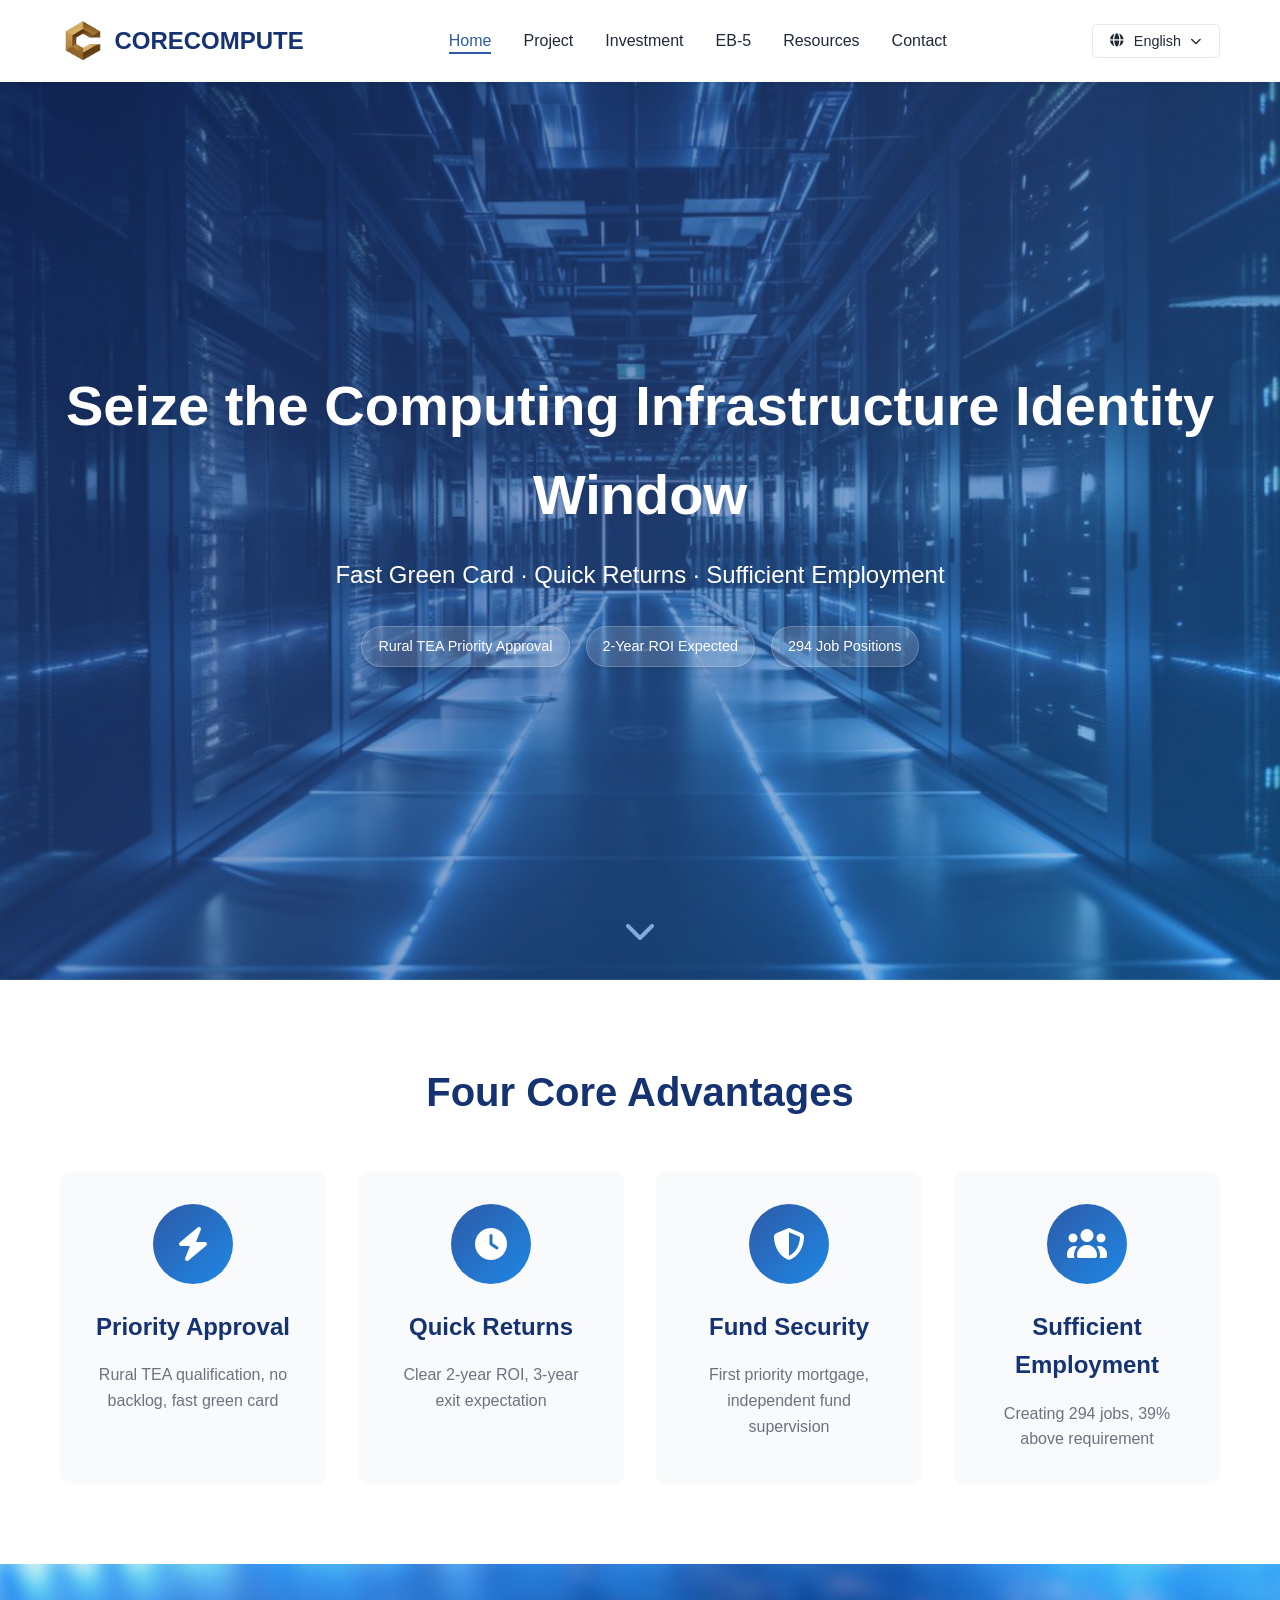
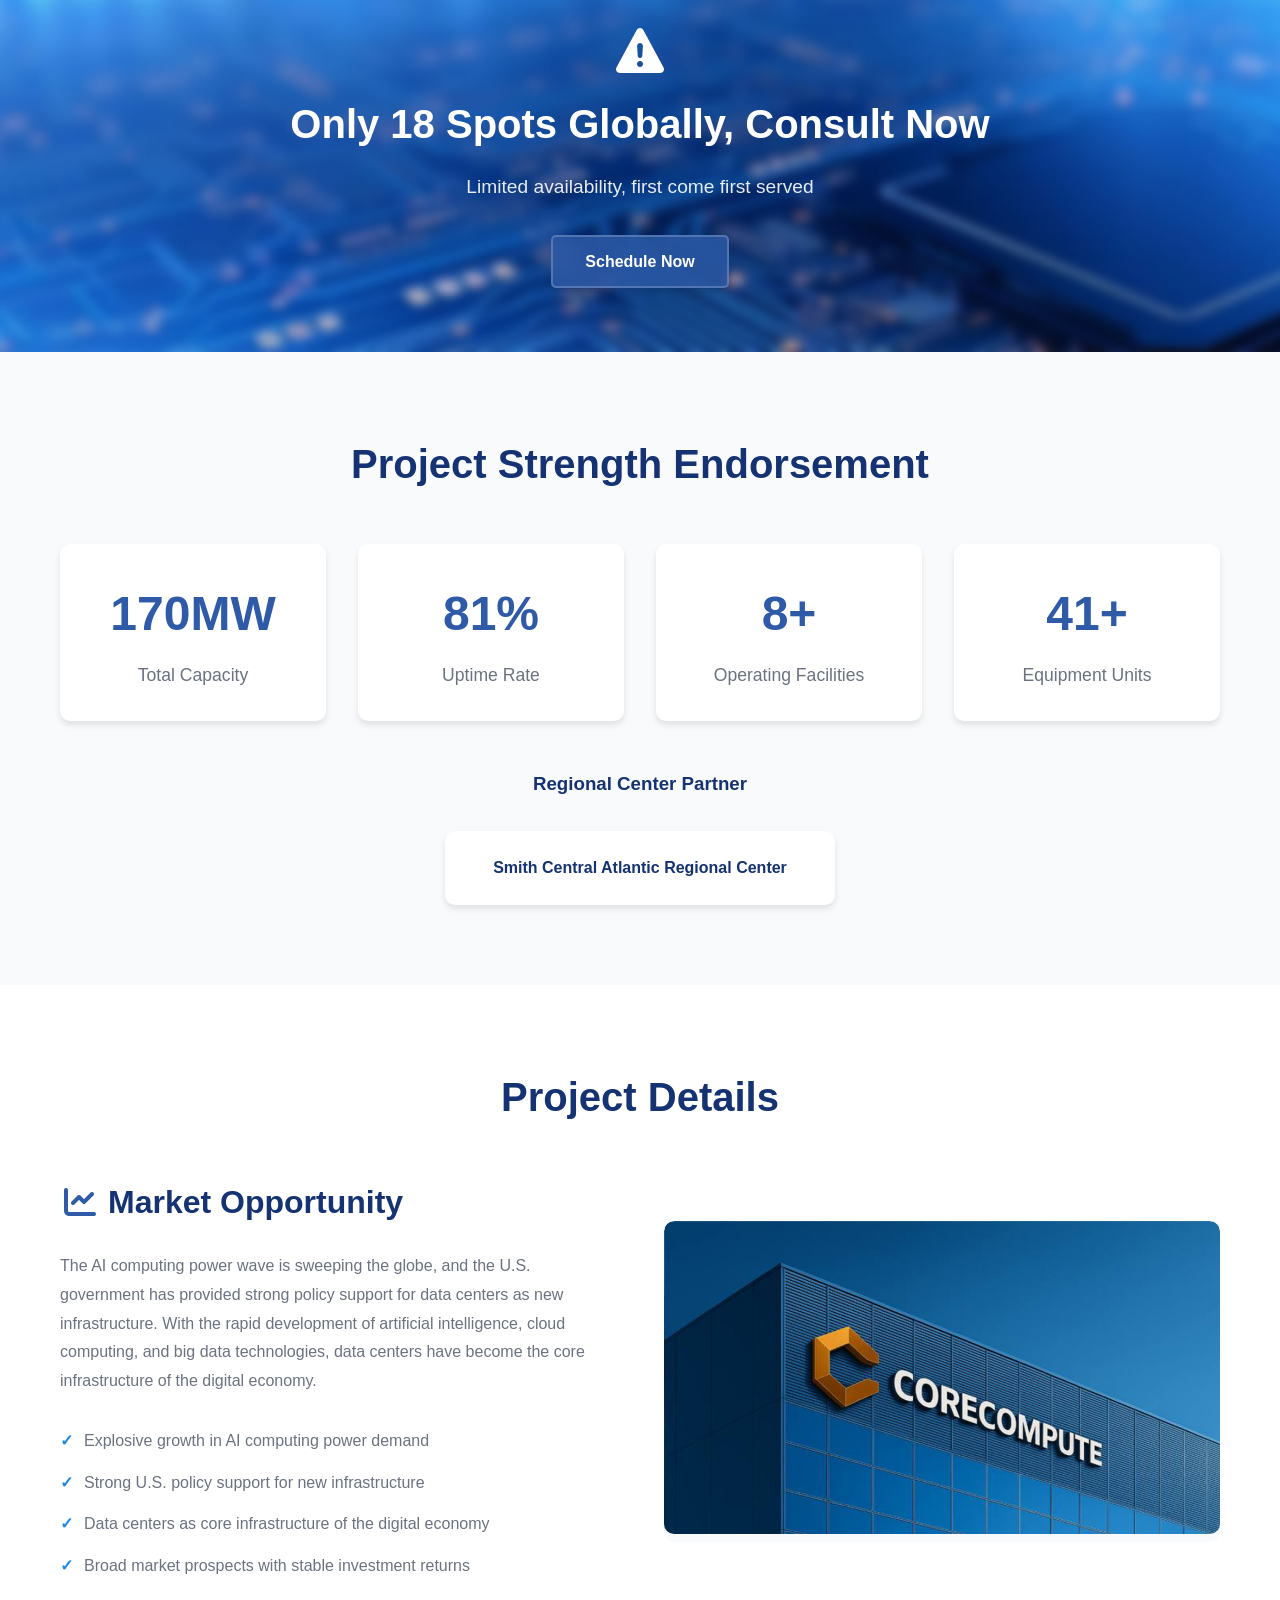
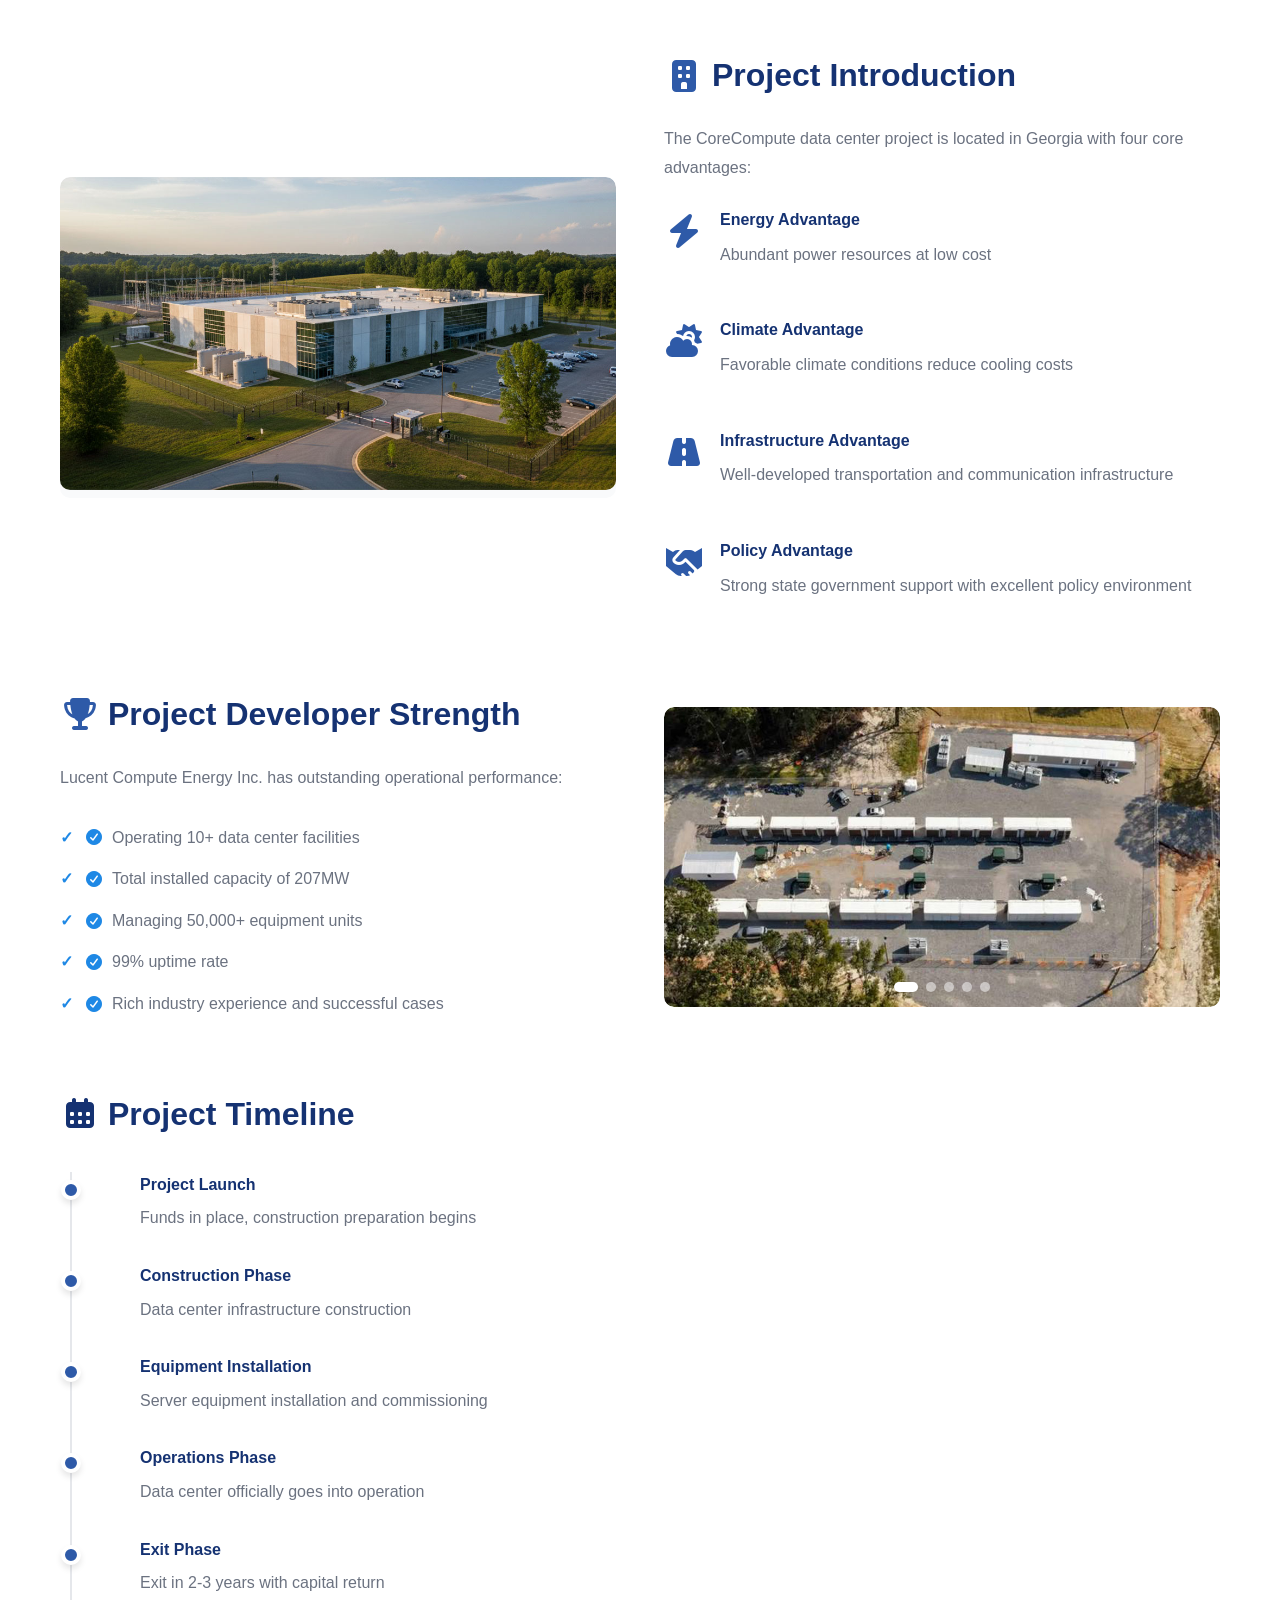
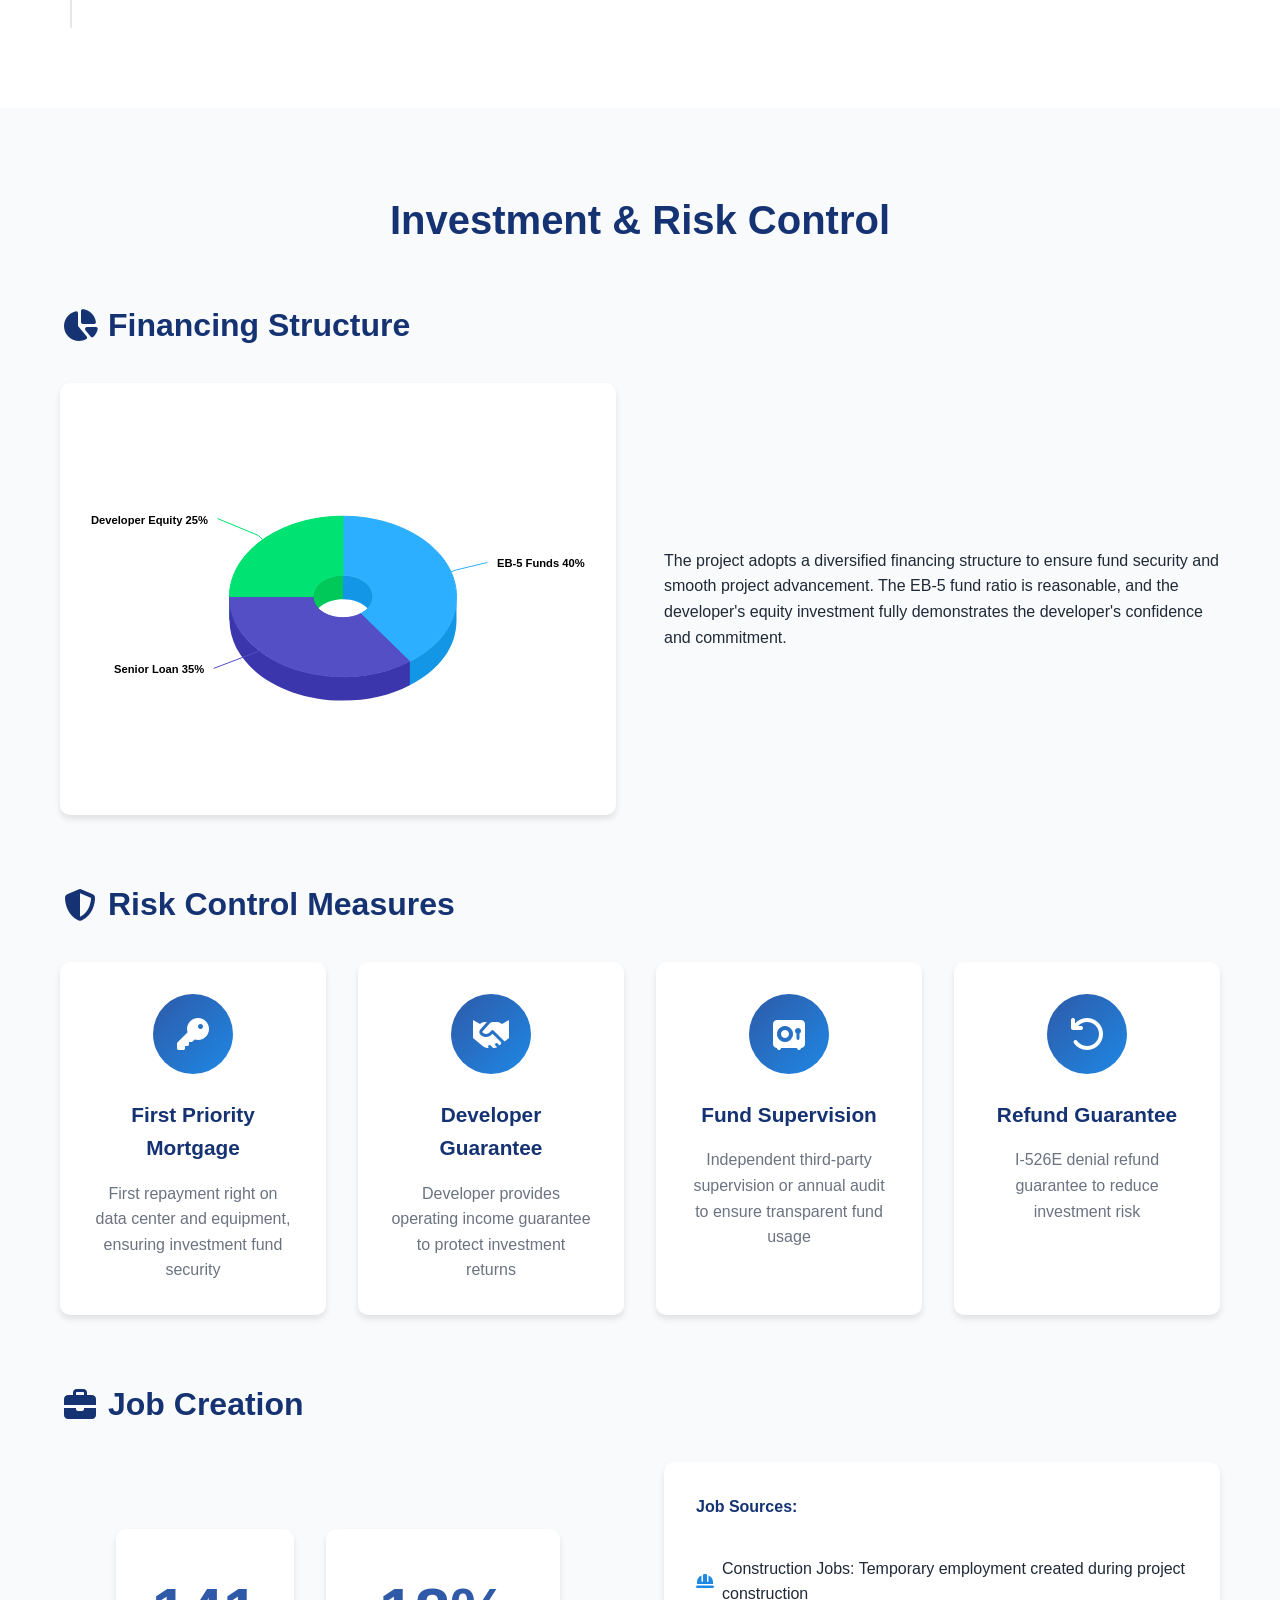
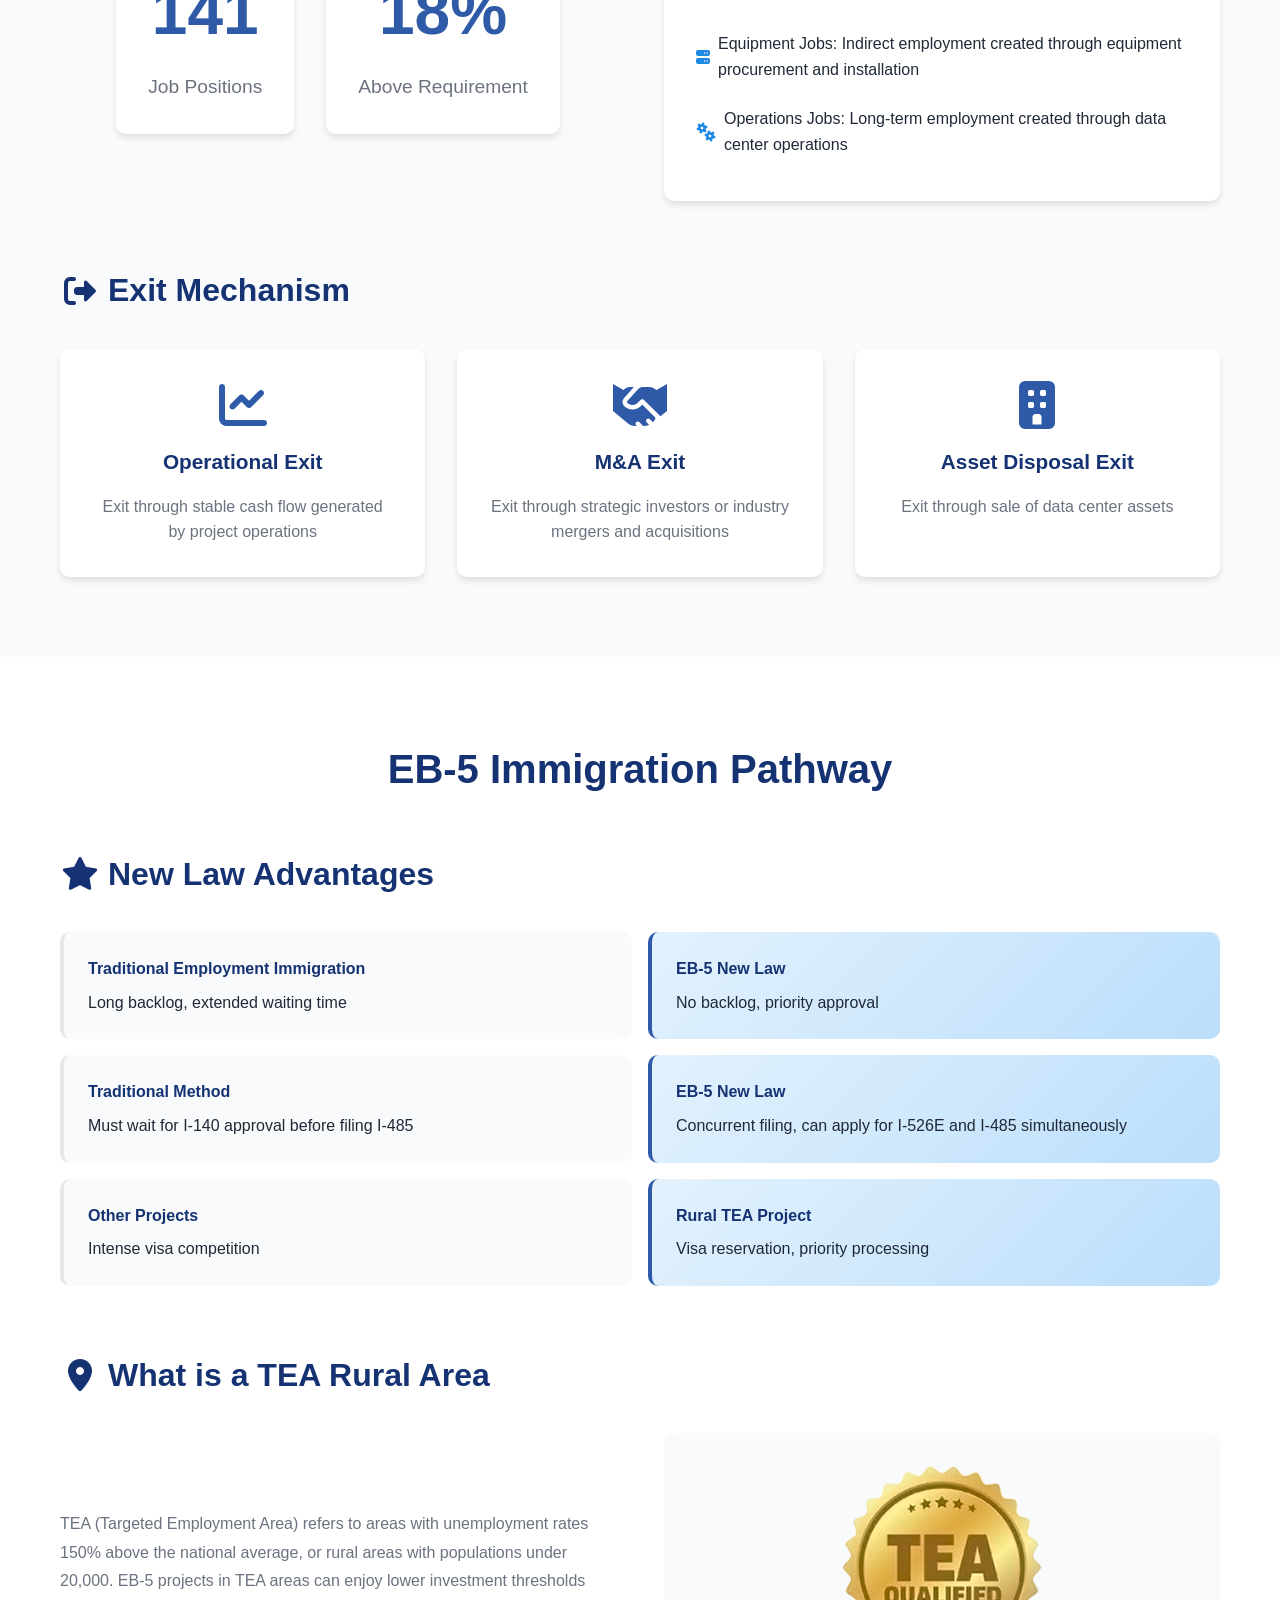
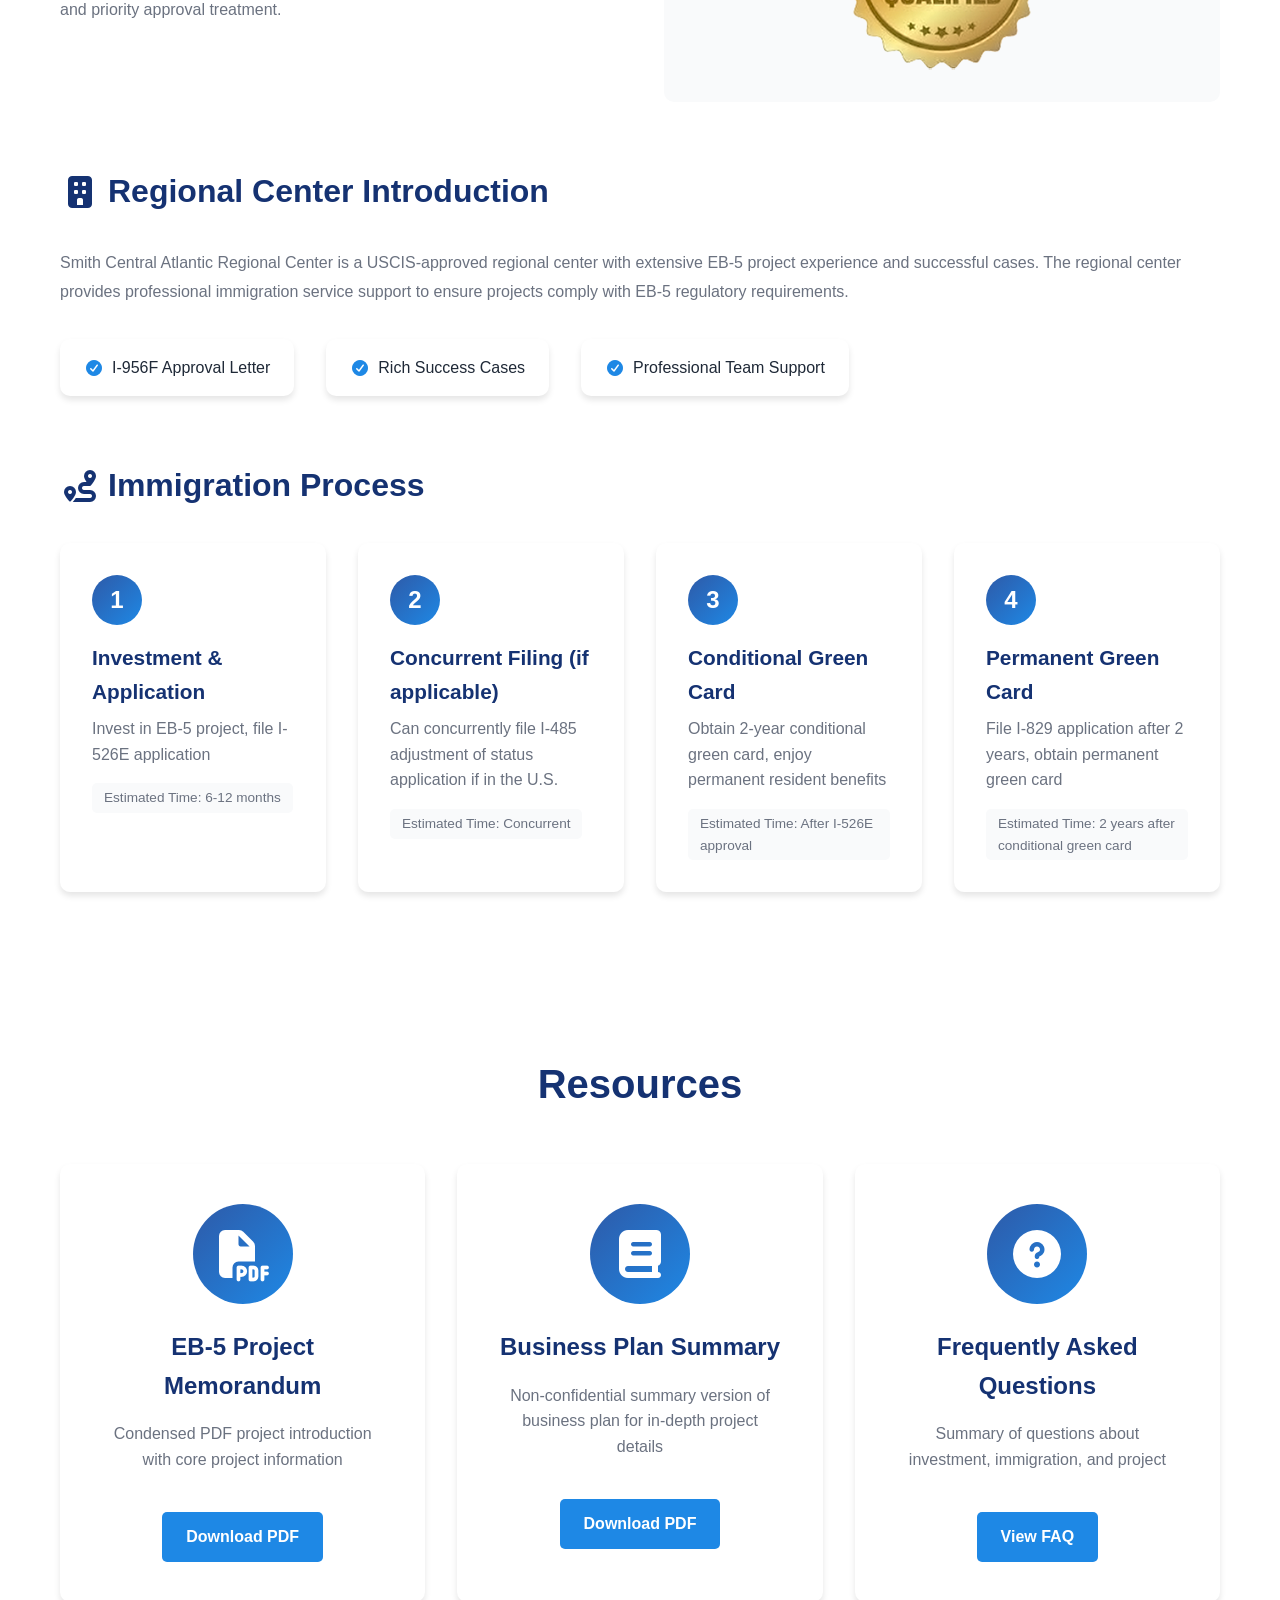
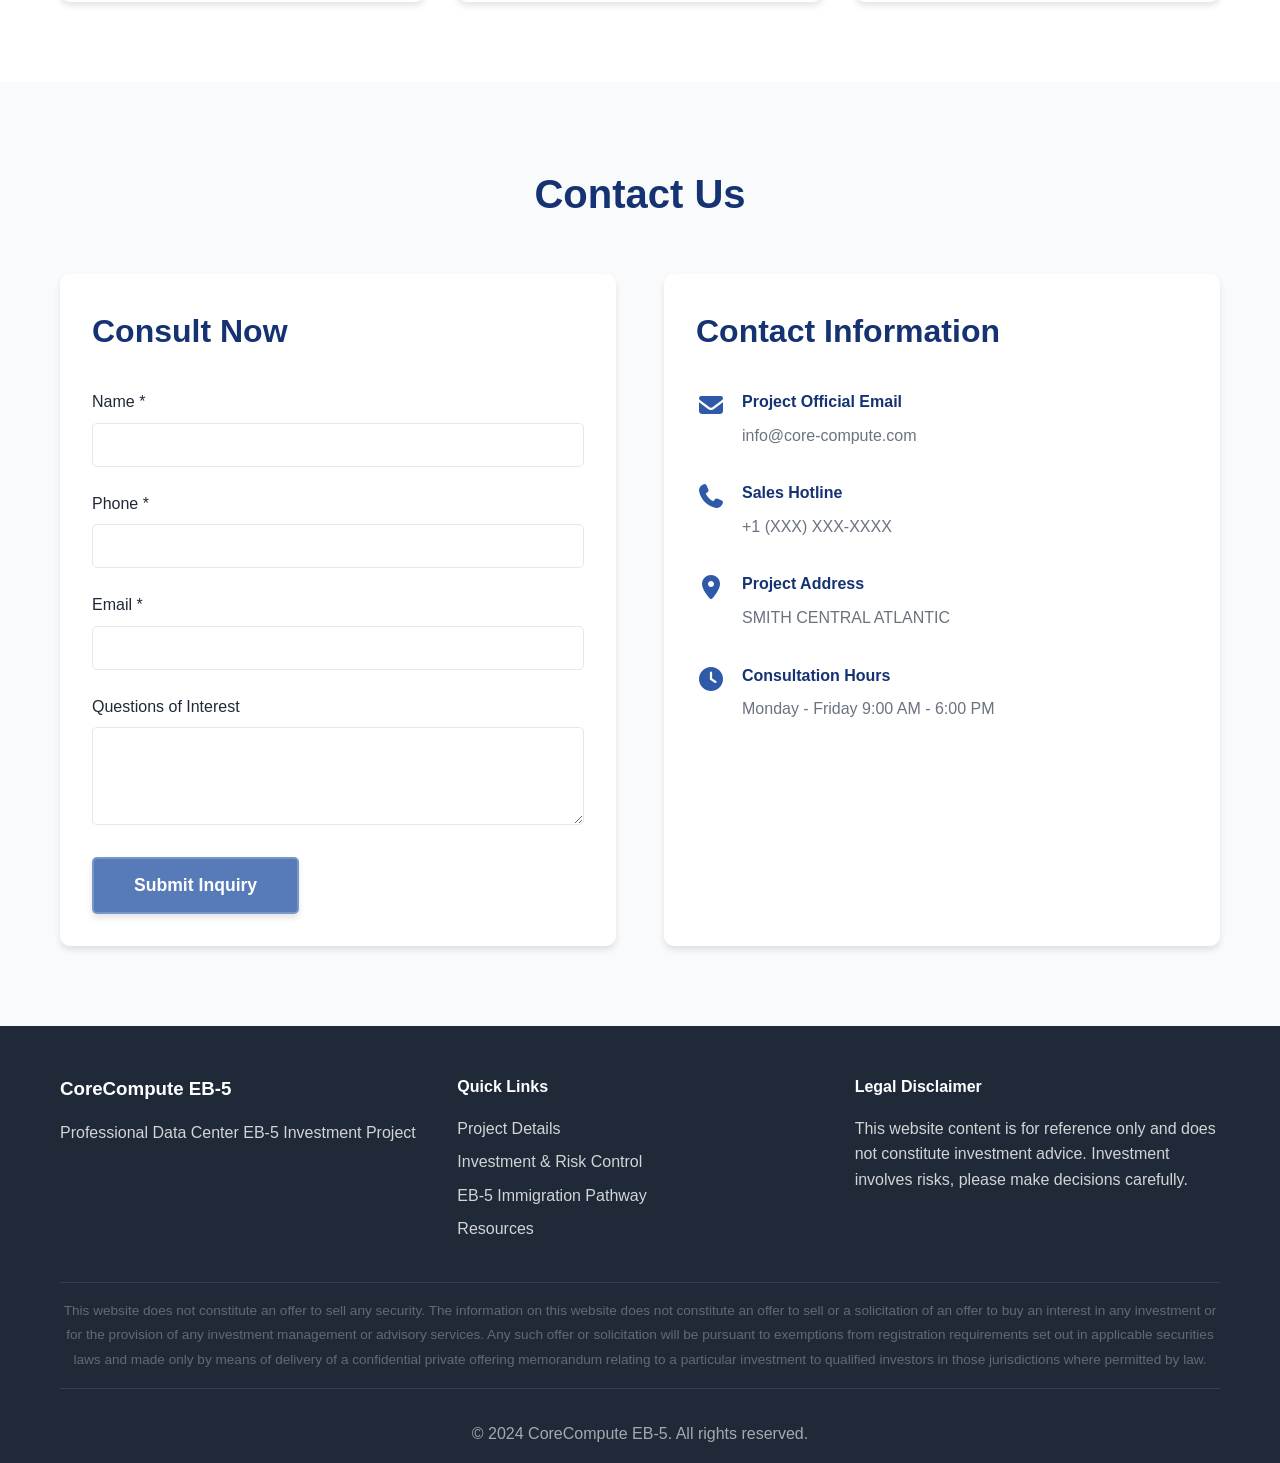
<file: corecompute.com/en/index.html>
<!DOCTYPE html>
<html lang="en">
<head>
    <meta charset="UTF-8">
    <meta name="viewport" content="width=device-width, initial-scale=1.0">
    <title>CoreCompute EB-5 Data Center Project | Rural TEA Priority Approval</title>
    <link rel="stylesheet" href="../styles/styles.css?v=1.0.2">
    <link rel="stylesheet" href="../styles/fontawesome.css?v=1.0.2">
</head>
<body>
    <!-- Navigation Bar -->
    <nav class="navbar">
        <div class="container">
            <div class="nav-brand">
                <img src="../images/logo.png" alt="CoreCompute EB-5" class="nav-logo">
                <span class="nav-brand-name">CORECOMPUTE</span>
            </div>
            <ul class="nav-menu" id="navMenu">
                <li><a href="#home" class="nav-link active">Home</a></li>
                <li><a href="#project" class="nav-link">Project</a></li>
                <li><a href="#investment" class="nav-link">Investment</a></li>
                <li><a href="#eb5" class="nav-link">EB-5</a></li>
                <li><a href="#resources" class="nav-link">Resources</a></li>
                <li><a href="#contact" class="nav-link">Contact</a></li>
            </ul>
            <div class="nav-right">
                <div class="language-switcher">
                    <button class="language-btn" id="languageBtn">
                        <i class="fas fa-globe"></i>
                        <span class="current-lang">English</span>
                        <i class="fas fa-chevron-down"></i>
                    </button>
                    <ul class="language-dropdown" id="languageDropdown">
                        <li><a href="#" data-lang="zh" class="lang-option">中文</a></li>
                        <li><a href="#" data-lang="en" class="lang-option active">English</a></li>
                    </ul>
                </div>
                <div class="nav-toggle" id="navToggle">
                    <span></span>
                    <span></span>
                    <span></span>
                </div>
            </div>
        </div>
    </nav>

    <!-- Home Hero Section -->
    <section id="home" class="hero">
        <video class="hero-bg-video" id="heroBgVideo" autoplay muted loop playsinline>
            <source src="../images/bg.mp4" type="video/mp4">
        </video>
        <div class="hero-overlay"></div>
        <div class="hero-content">
            <div class="container">
                <h1 class="hero-title">Seize the Computing Infrastructure Identity Window</h1>
                <p class="hero-subtitle">Fast Green Card · Quick Returns · Sufficient Employment</p>
                <div class="hero-badges">
                    <span class="badge">Rural TEA Priority Approval</span>
                    <span class="badge">2-Year ROI Expected</span>
                    <span class="badge">294 Job Positions</span>
                </div>
            </div>
        </div>
        <div class="scroll-indicator">
            <i class="fas fa-chevron-down"></i>
        </div>
    </section>

    <!-- Core Advantages -->
    <section class="advantages">
        <div class="container">
            <h2 class="section-title">Four Core Advantages</h2>
            <div class="advantages-grid">
                <div class="advantage-card">
                    <div class="advantage-icon">
                        <i class="fas fa-bolt"></i>
                    </div>
                    <h3>Priority Approval</h3>
                    <p>Rural TEA qualification, no backlog, fast green card</p>
                </div>
                <div class="advantage-card">
                    <div class="advantage-icon">
                        <i class="fas fa-clock"></i>
                    </div>
                    <h3>Quick Returns</h3>
                    <p>Clear 2-year ROI, 3-year exit expectation</p>
                </div>
                <div class="advantage-card">
                    <div class="advantage-icon">
                        <i class="fas fa-shield-alt"></i>
                    </div>
                    <h3>Fund Security</h3>
                    <p>First priority mortgage, independent fund supervision</p>
                </div>
                <div class="advantage-card">
                    <div class="advantage-icon">
                        <i class="fas fa-users"></i>
                    </div>
                    <h3>Sufficient Employment</h3>
                    <p>Creating 294 jobs, 39% above requirement</p>
                </div>
            </div>
        </div>
    </section>

    <!-- Global Quota Alert -->
    <section class="quota-alert">
        <div class="container">
            <div class="quota-content">
                <i class="fas fa-exclamation-triangle"></i>
                <h2>Only 18 Spots Globally, Consult Now</h2>
                <p>Limited availability, first come first served</p>
                <a href="#contact" class="btn-primary">Schedule Now</a>
            </div>
        </div>
    </section>

    <!-- Trust Endorsement -->
    <section class="trust">
        <div class="container">
            <h2 class="section-title">Project Strength Endorsement</h2>
            <div class="trust-stats">
                <div class="stat-item">
                    <div class="stat-number">207MW</div>
                    <div class="stat-label">Total Capacity</div>
                </div>
                <div class="stat-item">
                    <div class="stat-number">99%</div>
                    <div class="stat-label">Uptime Rate</div>
                </div>
                <div class="stat-item">
                    <div class="stat-number">10+</div>
                    <div class="stat-label">Operating Facilities</div>
                </div>
                <div class="stat-item">
                    <div class="stat-number">50,000+</div>
                    <div class="stat-label">Equipment Units</div>
                </div>
            </div>
            <div class="trust-partners">
                <h3>Regional Center Partner</h3>
                <div class="partner-logos">
                    <div class="partner-logo">Smith Central Atlantic Regional Center</div>
                </div>
            </div>
        </div>
    </section>

    <!-- Project Details -->
    <section id="project" class="project-details">
        <div class="container">
            <h2 class="section-title">Project Details</h2>
            
            <div class="detail-section">
                <div class="detail-content">
                    <h3><i class="fas fa-chart-line"></i> Market Opportunity</h3>
                    <p>The AI computing power wave is sweeping the globe, and the U.S. government has provided strong policy support for data centers as new infrastructure. With the rapid development of artificial intelligence, cloud computing, and big data technologies, data centers have become the core infrastructure of the digital economy.</p>
                    <ul>
                        <li>Explosive growth in AI computing power demand</li>
                        <li>Strong U.S. policy support for new infrastructure</li>
                        <li>Data centers as core infrastructure of the digital economy</li>
                        <li>Broad market prospects with stable investment returns</li>
                    </ul>
                </div>
                <div class="detail-image">
                    <img src="../images/exterior0.jpg" alt="Data Center Exterior" style="width: 100%; height: 100%; object-fit: cover; border-radius: 10px;">
                </div>
            </div>

            <div class="detail-section reverse">
                <div class="detail-content">
                    <h3><i class="fas fa-building"></i> Project Introduction</h3>
                    <p>The CoreCompute data center project is located in Georgia with four core advantages:</p>
                    <div class="feature-list">
                        <div class="feature-item">
                            <i class="fas fa-bolt"></i>
                            <div>
                                <strong>Energy Advantage</strong>
                                <p>Abundant power resources at low cost</p>
                            </div>
                        </div>
                        <div class="feature-item">
                            <i class="fas fa-cloud-sun"></i>
                            <div>
                                <strong>Climate Advantage</strong>
                                <p>Favorable climate conditions reduce cooling costs</p>
                            </div>
                        </div>
                        <div class="feature-item">
                            <i class="fas fa-road"></i>
                            <div>
                                <strong>Infrastructure Advantage</strong>
                                <p>Well-developed transportation and communication infrastructure</p>
                            </div>
                        </div>
                        <div class="feature-item">
                            <i class="fas fa-handshake"></i>
                            <div>
                                <strong>Policy Advantage</strong>
                                <p>Strong state government support with excellent policy environment</p>
                            </div>
                        </div>
                    </div>
                </div>
                <div class="detail-image">
                    <img src="../images/exterior1.jpg" alt="Data Center Exterior" style="width: 100%; height: 100%; object-fit: cover; border-radius: 10px;">
                </div>
            </div>

            <div class="detail-section">
                <div class="detail-content">
                    <h3><i class="fas fa-trophy"></i> Project Developer Strength</h3>
                    <p>Lucent Compute Energy Inc. has outstanding operational performance:</p>
                    <ul class="achievement-list">
                        <li><i class="fas fa-check-circle"></i> Operating 10+ data center facilities</li>
                        <li><i class="fas fa-check-circle"></i> Total installed capacity of 207MW</li>
                        <li><i class="fas fa-check-circle"></i> Managing 50,000+ equipment units</li>
                        <li><i class="fas fa-check-circle"></i> 99% uptime rate</li>
                        <li><i class="fas fa-check-circle"></i> Rich industry experience and successful cases</li>
                    </ul>
                </div>
                <div class="detail-image">
                    <div class="carousel-container">
                        <div class="carousel-slides" id="successCasesCarousel">
                            <div class="carousel-slide active">
                                <img src="../images/case1.jpg" alt="Success Case 1">
                            </div>
                            <div class="carousel-slide">
                                <img src="../images/case2.jpg" alt="Success Case 2">
                            </div>
                            <div class="carousel-slide">
                                <img src="../images/case3.jpg" alt="Success Case 3">
                            </div>
                            <div class="carousel-slide">
                                <img src="../images/case4.jpg" alt="Success Case 4">
                            </div>
                            <div class="carousel-slide">
                                <img src="../images/case5.jpg" alt="Success Case 5">
                            </div>
                        </div>
                        <!-- <button class="carousel-btn carousel-prev" aria-label="Previous">
                            <i class="fas fa-chevron-left"></i>
                        </button>
                        <button class="carousel-btn carousel-next" aria-label="Next">
                            <i class="fas fa-chevron-right"></i>
                        </button> -->
                        <div class="carousel-indicators">
                            <span class="indicator active" data-slide="0"></span>
                            <span class="indicator" data-slide="1"></span>
                            <span class="indicator" data-slide="2"></span>
                            <span class="indicator" data-slide="3"></span>
                            <span class="indicator" data-slide="4"></span>
                        </div>
                    </div>
                </div>
            </div>

            <div class="timeline-section">
                <h3><i class="fas fa-calendar-alt"></i> Project Timeline</h3>
                <div class="timeline">
                    <div class="timeline-item">
                        <div class="timeline-marker"></div>
                        <div class="timeline-content">
                            <h4>Project Launch</h4>
                            <p>Funds in place, construction preparation begins</p>
                        </div>
                    </div>
                    <div class="timeline-item">
                        <div class="timeline-marker"></div>
                        <div class="timeline-content">
                            <h4>Construction Phase</h4>
                            <p>Data center infrastructure construction</p>
                        </div>
                    </div>
                    <div class="timeline-item">
                        <div class="timeline-marker"></div>
                        <div class="timeline-content">
                            <h4>Equipment Installation</h4>
                            <p>Server equipment installation and commissioning</p>
                        </div>
                    </div>
                    <div class="timeline-item">
                        <div class="timeline-marker"></div>
                        <div class="timeline-content">
                            <h4>Operations Phase</h4>
                            <p>Data center officially goes into operation</p>
                        </div>
                    </div>
                    <div class="timeline-item">
                        <div class="timeline-marker"></div>
                        <div class="timeline-content">
                            <h4>Exit Phase</h4>
                            <p>Exit in 2-3 years with capital return</p>
                        </div>
                    </div>
                </div>
            </div>
        </div>
    </section>

    <!-- Investment & Risk Control -->
    <section id="investment" class="investment">
        <div class="container">
            <h2 class="section-title">Investment & Risk Control</h2>

            <div class="investment-section">
                <h3><i class="fas fa-chart-pie"></i> Financing Structure</h3>
                <div class="finance-structure">
                    <div class="structure-chart">
                        <div class="chart-placeholder">
                            <div id="financeChart" lang="en"></div>
                        </div>
                    </div>
                    <div class="structure-details">
                        <p>The project adopts a diversified financing structure to ensure fund security and smooth project advancement. The EB-5 fund ratio is reasonable, and the developer's equity investment fully demonstrates the developer's confidence and commitment.</p>
                    </div>
                </div>
            </div>

            <div class="risk-control">
                <h3><i class="fas fa-shield-alt"></i> Risk Control Measures</h3>
                <div class="risk-grid">
                    <div class="risk-card">
                        <div class="risk-icon">
                            <i class="fas fa-key"></i>
                        </div>
                        <h4>First Priority Mortgage</h4>
                        <p>First repayment right on data center and equipment, ensuring investment fund security</p>
                    </div>
                    <div class="risk-card">
                        <div class="risk-icon">
                            <i class="fas fa-handshake"></i>
                        </div>
                        <h4>Developer Guarantee</h4>
                        <p>Developer provides operating income guarantee to protect investment returns</p>
                    </div>
                    <div class="risk-card">
                        <div class="risk-icon">
                            <i class="fas fa-vault"></i>
                        </div>
                        <h4>Fund Supervision</h4>
                        <p>Independent third-party supervision or annual audit to ensure transparent fund usage</p>
                    </div>
                    <div class="risk-card">
                        <div class="risk-icon">
                            <i class="fas fa-undo"></i>
                        </div>
                        <h4>Refund Guarantee</h4>
                        <p>I-526E denial refund guarantee to reduce investment risk</p>
                    </div>
                </div>
            </div>

            <div class="employment-section">
                <h3><i class="fas fa-briefcase"></i> Job Creation</h3>
                <div class="employment-content">
                    <div class="employment-stats">
                        <div class="employment-stat">
                            <div class="stat-number-large">294</div>
                            <div class="stat-label-large">Job Positions</div>
                        </div>
                        <div class="employment-stat">
                            <div class="stat-number-large">39%</div>
                            <div class="stat-label-large">Above Requirement</div>
                        </div>
                    </div>
                    <div class="employment-breakdown">
                        <h4>Job Sources:</h4>
                        <ul>
                            <li><i class="fas fa-hard-hat"></i> Construction Jobs: Temporary employment created during project construction</li>
                            <li><i class="fas fa-server"></i> Equipment Jobs: Indirect employment created through equipment procurement and installation</li>
                            <li><i class="fas fa-cogs"></i> Operations Jobs: Long-term employment created through data center operations</li>
                        </ul>
                    </div>
                </div>
            </div>

            <div class="exit-section">
                <h3><i class="fas fa-sign-out-alt"></i> Exit Mechanism</h3>
                <div class="exit-options">
                    <div class="exit-card">
                        <i class="fas fa-chart-line"></i>
                        <h4>Operational Exit</h4>
                        <p>Exit through stable cash flow generated by project operations</p>
                    </div>
                    <div class="exit-card">
                        <i class="fas fa-handshake"></i>
                        <h4>M&A Exit</h4>
                        <p>Exit through strategic investors or industry mergers and acquisitions</p>
                    </div>
                    <div class="exit-card">
                        <i class="fas fa-building"></i>
                        <h4>Asset Disposal Exit</h4>
                        <p>Exit through sale of data center assets</p>
                    </div>
                </div>
            </div>
        </div>
    </section>

    <!-- EB-5 Immigration Pathway -->
    <section id="eb5" class="eb5-section">
        <div class="container">
            <h2 class="section-title">EB-5 Immigration Pathway</h2>

            <div class="eb5-advantages">
                <h3><i class="fas fa-star"></i> New Law Advantages</h3>
                <div class="comparison-table">
                    <div class="comparison-item">
                        <div class="comparison-label">Traditional Employment Immigration</div>
                        <div class="comparison-value">Long backlog, extended waiting time</div>
                    </div>
                    <div class="comparison-item highlight">
                        <div class="comparison-label">EB-5 New Law</div>
                        <div class="comparison-value">No backlog, priority approval</div>
                    </div>
                    <div class="comparison-item">
                        <div class="comparison-label">Traditional Method</div>
                        <div class="comparison-value">Must wait for I-140 approval before filing I-485</div>
                    </div>
                    <div class="comparison-item highlight">
                        <div class="comparison-label">EB-5 New Law</div>
                        <div class="comparison-value">Concurrent filing, can apply for I-526E and I-485 simultaneously</div>
                    </div>
                    <div class="comparison-item">
                        <div class="comparison-label">Other Projects</div>
                        <div class="comparison-value">Intense visa competition</div>
                    </div>
                    <div class="comparison-item highlight">
                        <div class="comparison-label">Rural TEA Project</div>
                        <div class="comparison-value">Visa reservation, priority processing</div>
                    </div>
                </div>
            </div>

            <div class="tea-section">
                <h3><i class="fas fa-map-marker-alt"></i> What is a TEA Rural Area</h3>
                <div class="tea-content">
                    <p>TEA (Targeted Employment Area) refers to areas with unemployment rates 150% above the national average, or rural areas with populations under 20,000. EB-5 projects in TEA areas can enjoy lower investment thresholds and priority approval treatment.</p>
                    <div class="tea-certificate">
                        <img src="../images/tea.png" alt="Official TEA Designation Letter">
                    </div>
                </div>
            </div>

            <div class="regional-center">
                <h3><i class="fas fa-building"></i> Regional Center Introduction</h3>
                <div class="rc-content">
                    <p>Smith Central Atlantic Regional Center is a USCIS-approved regional center with extensive EB-5 project experience and successful cases. The regional center provides professional immigration service support to ensure projects comply with EB-5 regulatory requirements.</p>
                    <div class="rc-achievements">
                        <div class="rc-achievement">
                            <i class="fas fa-check-circle"></i>
                            <span>I-956F Approval Letter</span>
                        </div>
                        <div class="rc-achievement">
                            <i class="fas fa-check-circle"></i>
                            <span>Rich Success Cases</span>
                        </div>
                        <div class="rc-achievement">
                            <i class="fas fa-check-circle"></i>
                            <span>Professional Team Support</span>
                        </div>
                    </div>
                </div>
            </div>

            <div class="immigration-process">
                <h3><i class="fas fa-route"></i> Immigration Process</h3>
                <div class="process-timeline">
                    <div class="process-step">
                        <div class="step-number">1</div>
                        <div class="step-content">
                            <h4>Investment & Application</h4>
                            <p>Invest in EB-5 project, file I-526E application</p>
                            <span class="step-time">Estimated Time: 6-12 months</span>
                        </div>
                    </div>
                    <div class="process-step">
                        <div class="step-number">2</div>
                        <div class="step-content">
                            <h4>Concurrent Filing (if applicable)</h4>
                            <p>Can concurrently file I-485 adjustment of status application if in the U.S.</p>
                            <span class="step-time">Estimated Time: Concurrent</span>
                        </div>
                    </div>
                    <div class="process-step">
                        <div class="step-number">3</div>
                        <div class="step-content">
                            <h4>Conditional Green Card</h4>
                            <p>Obtain 2-year conditional green card, enjoy permanent resident benefits</p>
                            <span class="step-time">Estimated Time: After I-526E approval</span>
                        </div>
                    </div>
                    <div class="process-step">
                        <div class="step-number">4</div>
                        <div class="step-content">
                            <h4>Permanent Green Card</h4>
                            <p>File I-829 application after 2 years, obtain permanent green card</p>
                            <span class="step-time">Estimated Time: 2 years after conditional green card</span>
                        </div>
                    </div>
                </div>
            </div>
        </div>
    </section>

    <!-- Resources -->
    <section id="resources" class="resources">
        <div class="container">
            <h2 class="section-title">Resources</h2>
            <div class="resources-grid">
                <div class="resource-card">
                    <div class="resource-icon">
                        <i class="fas fa-file-pdf"></i>
                    </div>
                    <h3>EB-5 Project Memorandum</h3>
                    <p>Condensed PDF project introduction with core project information</p>
                    <a href="../static/eb5_memorandum-en.pdf" class="btn-download" target="_blank">Download PDF</a>
                </div>
                <div class="resource-card">
                    <div class="resource-icon">
                        <i class="fas fa-book"></i>
                    </div>
                    <h3>Business Plan Summary</h3>
                    <p>Non-confidential summary version of business plan for in-depth project details</p>
                    <a href="../static/eb5_business_plan-en.pdf" class="btn-download" target="_blank">Download PDF</a>
                </div>
                <div class="resource-card">
                    <div class="resource-icon">
                        <i class="fas fa-question-circle"></i>
                    </div>
                    <h3>Frequently Asked Questions</h3>
                    <p>Summary of questions about investment, immigration, and project</p>
                    <a href="https://corecompute.zohodesk.com/portal" target="_blank" rel="noopener noreferrer" class="btn-download">View FAQ</a>
                </div>
            </div>
        </div>
    </section>

    <!-- Contact Us -->
    <section id="contact" class="contact">
        <div class="container">
            <h2 class="section-title">Contact Us</h2>
            <div class="contact-content">
                <div class="contact-form-container">
                    <h3>Consult Now</h3>
                    <form class="contact-form" id="contactForm">
                        <div class="form-group">
                            <label for="name">Name *</label>
                            <input type="text" id="name" name="name" required>
                        </div>
                        <div class="form-group">
                            <label for="phone">Phone *</label>
                            <input type="tel" id="phone" name="phone" required>
                        </div>
                        <div class="form-group">
                            <label for="email">Email *</label>
                            <input type="email" id="email" name="email" required>
                        </div>
                        <div class="form-group">
                            <label for="message">Questions of Interest</label>
                            <textarea id="message" name="message" rows="4"></textarea>
                        </div>
                        <button type="submit" class="btn-primary btn-large">Submit Inquiry</button>
                    </form>
                </div>
                <div class="contact-info">
                    <h3>Contact Information</h3>
                    <div class="info-item">
                        <i class="fas fa-envelope"></i>
                        <div>
                            <strong>Project Official Email</strong>
                            <p>info@core-compute.com</p>
                        </div>
                    </div>
                    <div class="info-item">
                        <i class="fas fa-phone"></i>
                        <div>
                            <strong>Sales Hotline</strong>
                            <p>+1 (XXX) XXX-XXXX</p>
                        </div>
                    </div>
                    <div class="info-item">
                        <i class="fas fa-map-marker-alt"></i>
                        <div>
                            <strong>Project Address</strong>
                            <p>SMITH CENTRAL ATLANTIC</p>
                        </div>
                    </div>
                    <div class="info-item">
                        <i class="fas fa-clock"></i>
                        <div>
                            <strong>Consultation Hours</strong>
                            <p>Monday - Friday 9:00 AM - 6:00 PM</p>
                        </div>
                    </div>
                </div>
            </div>
        </div>
    </section>

    <!-- Footer -->
    <footer class="footer">
        <div class="container">
            <div class="footer-content">
                <div class="footer-section">
                    <h3>CoreCompute EB-5</h3>
                    <p>Professional Data Center EB-5 Investment Project</p>
                </div>
                <div class="footer-section">
                    <h4>Quick Links</h4>
                    <ul>
                        <li><a href="#project">Project Details</a></li>
                        <li><a href="#investment">Investment & Risk Control</a></li>
                        <li><a href="#eb5">EB-5 Immigration Pathway</a></li>
                        <li><a href="#resources">Resources</a></li>
                    </ul>
                </div>
                <div class="footer-section">
                    <h4>Legal Disclaimer</h4>
                    <p>This website content is for reference only and does not constitute investment advice. Investment involves risks, please make decisions carefully.</p>
                </div>
            </div>
            <div class="footer-disclaimer">This website does not constitute an offer to sell any security. The information on this website does not constitute an offer to sell or a solicitation of an offer to buy an interest in any investment or for the provision of any investment management or advisory services. Any such offer or solicitation will be pursuant to exemptions from registration requirements set out in applicable securities laws and made only by means of delivery of a confidential private offering memorandum relating to a particular investment to qualified investors in those jurisdictions where permitted by law.</div>
            <div class="footer-bottom">
                <p>&copy; 2024 CoreCompute EB-5. All rights reserved.</p>
            </div>
        </div>
    </footer>
    <script src="../js/highcharts.js"></script>
    <script src="../js/highcharts-3d.js"></script>
    <script src="../js/script.js?v=1.0.2"></script>
    <script>window.$zoho=window.$zoho || {};$zoho.salesiq=$zoho.salesiq||{ready:function(){}}</script>
    <script id="zsiqscript" src="https://salesiq.zoho.com/widget?wc=siqe17de9b3908c75808d9bdaa0bac10229f8166e4a0ae4c733ed91b63f3c2d2f3d" defer></script>
</body>
</html>
</file>
<file: corecompute.com/styles/styles.css>
/* 全局样式 */
* {
    margin: 0;
    padding: 0;
    box-sizing: border-box;
}

:root {
    --primary-color: #153272;
    --secondary-color: #2E5AA8;
    --accent-color: #1E88E5;
    --text-dark: #1f2937;
    --text-light: #6b7280;
    --bg-light: #f9fafb;
    --bg-white: #ffffff;
    --border-color: #e5e7eb;
    --shadow: 0 4px 6px rgba(0, 0, 0, 0.1);
    --shadow-lg: 0 10px 25px rgba(0, 0, 0, 0.15);
}

body {
    font-family: -apple-system, BlinkMacSystemFont, 'Segoe UI', 'PingFang SC', 'Hiragino Sans GB', 'Microsoft YaHei', sans-serif;
    line-height: 1.6;
    color: var(--text-dark);
    overflow-x: hidden;
    /* 移动端优化 */
    -webkit-font-smoothing: antialiased;
    -moz-osx-font-smoothing: grayscale;
    text-rendering: optimizeLegibility;
}

.container {
    max-width: 1200px;
    margin: 0 auto;
    padding: 0 20px;
}

/* 导航栏 */
.navbar {
    position: fixed;
    top: 0;
    left: 0;
    right: 0;
    background: rgba(255, 255, 255, 0.95);
    backdrop-filter: blur(10px);
    box-shadow: var(--shadow);
    z-index: 1000;
    padding: 1rem 0;
}

.navbar .container {
    display: flex;
    justify-content: space-between;
    align-items: center;
}

.nav-brand {
    display: flex;
    align-items: center;
    gap: 0.5rem;
    user-select: none;
    -webkit-user-select: none;
    -moz-user-select: none;
    -ms-user-select: none;
}

.nav-logo {
    height: 50px;
    width: auto;
    object-fit: contain;
}

.nav-brand-name {
    font-size: 1.5rem;
    font-weight: bold;
    color: var(--primary-color);
    white-space: nowrap;
    user-select: none;
    -webkit-user-select: none;
    -moz-user-select: none;
    -ms-user-select: none;
}

.nav-brand-text {
    display: flex;
    flex-direction: column;
}

.nav-brand h1 {
    font-size: 1.5rem;
    color: var(--primary-color);
    margin-bottom: 0.2rem;
}

.nav-brand .subtitle {
    font-size: 0.85rem;
    color: var(--text-light);
}

.nav-menu {
    display: flex;
    list-style: none;
    gap: 2rem;
    align-items: center;
}

.nav-menu .nav-link {
    text-decoration: none;
    color: var(--text-dark);
    font-weight: 500;
    transition: color 0.3s;
    position: relative;
}

.nav-menu .nav-link:hover,
.nav-menu .nav-link.active {
    color: var(--secondary-color);
}

.nav-menu .nav-link.active::after {
    content: '';
    position: absolute;
    bottom: -5px;
    left: 0;
    right: 0;
    height: 2px;
    background: var(--secondary-color);
}

.nav-toggle {
    display: none;
    flex-direction: column;
    cursor: pointer;
    gap: 4px;
}

.nav-toggle span {
    width: 25px;
    height: 3px;
    background: var(--text-dark);
    transition: all 0.3s;
}

.nav-right {
    display: flex;
    align-items: center;
    gap: 1rem;
}

/* 语言切换器 */
.language-switcher {
    position: relative;
}

.language-btn {
    display: flex;
    align-items: center;
    gap: 0.5rem;
    padding: 0.5rem 1rem;
    background: transparent;
    border: 1px solid var(--border-color);
    border-radius: 5px;
    color: var(--text-dark);
    font-size: 0.9rem;
    cursor: pointer;
    transition: all 0.3s;
}

.language-btn:hover {
    background: var(--bg-light);
    border-color: var(--secondary-color);
    color: var(--secondary-color);
}

.language-btn i {
    font-size: 0.85rem;
}

.language-btn .fa-chevron-down {
    font-size: 0.7rem;
    transition: transform 0.3s;
}

.language-switcher.active .language-btn .fa-chevron-down {
    transform: rotate(180deg);
}

.language-dropdown {
    position: absolute;
    top: calc(100% + 0.5rem);
    right: 0;
    background: white;
    border: 1px solid var(--border-color);
    border-radius: 5px;
    box-shadow: var(--shadow-lg);
    list-style: none;
    padding: 0.5rem 0;
    min-width: 120px;
    opacity: 0;
    visibility: hidden;
    transform: translateY(-10px);
    transition: all 0.3s;
    z-index: 1001;
}

.language-switcher.active .language-dropdown {
    opacity: 1;
    visibility: visible;
    transform: translateY(0);
}

.language-dropdown li {
    margin: 0;
}

.lang-option {
    display: block;
    padding: 0.75rem 1.5rem;
    color: var(--text-dark);
    text-decoration: none;
    transition: all 0.3s;
}

.lang-option:hover {
    background: var(--bg-light);
    color: var(--secondary-color);
}

.lang-option.active {
    background: var(--bg-light);
    color: var(--secondary-color);
    font-weight: 600;
}

.nav-cta {
    padding: 0.5rem 1.5rem;
    font-size: 0.9rem;
}

/* 按钮样式 */
.btn-primary {
    background: rgba(46, 90, 168, 0.8);
    backdrop-filter: blur(20px);
    -webkit-backdrop-filter: blur(20px);
    color: white;
    padding: 0.75rem 2rem;
    border: 2px solid rgba(255, 255, 255, 0.2);
    border-radius: 5px;
    text-decoration: none;
    display: inline-block;
    font-weight: 600;
    transition: all 0.3s;
    cursor: pointer;
    box-shadow: 0 4px 6px rgba(0, 0, 0, 0.1);
}

.btn-primary:hover {
    background: rgba(21, 50, 114, 0.9);
    backdrop-filter: blur(25px);
    -webkit-backdrop-filter: blur(25px);
    border-color: rgba(255, 255, 255, 0.3);
    transform: translateY(-2px);
    box-shadow: 0 6px 12px rgba(0, 0, 0, 0.15);
}

.btn-secondary {
    background: rgba(255, 255, 255, 0.1);
    backdrop-filter: blur(20px);
    -webkit-backdrop-filter: blur(20px);
    color: white;
    padding: 0.75rem 2rem;
    border: 2px solid rgba(255, 255, 255, 0.3);
    border-radius: 5px;
    text-decoration: none;
    display: inline-block;
    font-weight: 600;
    transition: all 0.3s;
    box-shadow: 0 4px 6px rgba(0, 0, 0, 0.1);
}

.btn-secondary:hover {
    background: rgba(255, 255, 255, 0.2);
    backdrop-filter: blur(25px);
    -webkit-backdrop-filter: blur(25px);
    border-color: rgba(255, 255, 255, 0.5);
    color: white;
    transform: translateY(-2px);
    box-shadow: 0 6px 12px rgba(0, 0, 0, 0.15);
}

.btn-large {
    padding: 1rem 2.5rem;
    font-size: 1.1rem;
}

.btn-download {
    background: var(--accent-color);
    color: white;
    padding: 0.75rem 1.5rem;
    border: none;
    border-radius: 5px;
    text-decoration: none;
    display: inline-block;
    font-weight: 600;
    transition: all 0.3s;
    margin-top: 1rem;
}

.btn-download:hover {
    background: #1565C0;
    transform: translateY(-2px);
}

/* 首页英雄区 */
.hero {
    position: relative;
    height: 100vh;
    min-height: 600px;
    display: flex;
    align-items: center;
    justify-content: center;
    color: white;
    text-align: center;
    margin-top: 80px;
    overflow: hidden;
    /* 背景图片作为视频的备用方案 */
    background-color: #153272;
    background-image: url('../images/bg.jpg');
    background-size: cover;
    background-position: center;
    background-repeat: no-repeat;
}

.hero-bg-video {
    position: absolute;
    top: 50%;
    left: 50%;
    min-width: 100%;
    min-height: 100%;
    width: auto;
    height: auto;
    transform: translate(-50%, -50%);
    z-index: 1;
    object-fit: cover;
    /* 移动端优化 */
    -webkit-transform: translate(-50%, -50%);
    -moz-transform: translate(-50%, -50%);
    -ms-transform: translate(-50%, -50%);
}

.hero-overlay {
    position: absolute;
    top: 0;
    left: 0;
    right: 0;
    bottom: 0;
    background: linear-gradient(135deg, rgba(21, 50, 114, 0.7) 0%, rgba(46, 90, 168, 0.6) 50%, rgba(30, 136, 229, 0.5) 100%);
    z-index: 1;
}

.hero-content {
    position: relative;
    z-index: 1;
    width: 100%;
}

.hero-title {
    font-size: 3.5rem;
    font-weight: 700;
    margin-bottom: 1rem;
    animation: fadeInUp 1s;
}

.hero-subtitle {
    font-size: 1.5rem;
    margin-bottom: 2rem;
    opacity: 0.9;
    animation: fadeInUp 1s 0.2s both;
}

.hero-badges {
    display: flex;
    gap: 1rem;
    justify-content: center;
    margin-bottom: 2rem;
    flex-wrap: wrap;
    animation: fadeInUp 1s 0.4s both;
}

.badge {
    background: rgba(255, 255, 255, 0.15);
    padding: 0.5rem 1rem;
    border-radius: 200px;
    backdrop-filter: blur(4px);
    -webkit-backdrop-filter: blur(4px);
    font-size: 0.9rem;
    border: 1px solid rgba(255, 255, 255, 0.2);
    box-shadow: 0 2px 4px rgba(0, 0, 0, 0.1);
}

.hero-cta {
    display: flex;
    gap: 1rem;
    justify-content: center;
    animation: fadeInUp 1s 0.6s both;
}

.scroll-indicator {
    position: absolute;
    bottom: 30px;
    left: 50%;
    transform: translateX(-50%);
    animation: bounce 2s infinite;
}

.scroll-indicator i {
    font-size: 2rem;
    color: white;
}

@keyframes fadeInUp {
    from {
        opacity: 0;
        transform: translateY(30px);
    }
    to {
        opacity: 1;
        transform: translateY(0);
    }
}

@keyframes bounce {
    0%, 20%, 50%, 80%, 100% {
        transform: translateX(-50%) translateY(0);
    }
    40% {
        transform: translateX(-50%) translateY(-10px);
    }
    60% {
        transform: translateX(-50%) translateY(-5px);
    }
}

/* 核心优势 */
.advantages {
    padding: 5rem 0;
    background: var(--bg-white);
}

.section-title {
    text-align: center;
    font-size: 2.5rem;
    margin-bottom: 3rem;
    color: var(--primary-color);
}

.advantages-grid {
    display: grid;
    grid-template-columns: repeat(auto-fit, minmax(250px, 1fr));
    gap: 2rem;
}

.advantage-card {
    text-align: center;
    padding: 2rem;
    background: var(--bg-light);
    border-radius: 10px;
    transition: all 0.3s;
}

.advantage-card:hover {
    transform: translateY(-5px);
    box-shadow: var(--shadow-lg);
}

.advantage-icon {
    width: 80px;
    height: 80px;
    margin: 0 auto 1.5rem;
    background: linear-gradient(135deg, var(--secondary-color), var(--accent-color));
    border-radius: 50%;
    display: flex;
    align-items: center;
    justify-content: center;
    color: white;
    font-size: 2rem;
}

.advantage-card h3 {
    font-size: 1.5rem;
    margin-bottom: 1rem;
    color: var(--primary-color);
}

.advantage-card p {
    color: var(--text-light);
}

/* 名额告示 */
.quota-alert {
    padding: 4rem 0;
    background-color: #264b9a;
    background-image:url('../images/banner.jpg');
    background-position:center;
    background-size:cover;
    background-repeat:no-repeat;
    color: white;
    text-align: center;
}

.quota-content i {
    font-size: 3rem;
    margin-bottom: 1rem;
}

.quota-content h2 {
    font-size: 2.5rem;
    margin-bottom: 1rem;
}

.quota-content p {
    font-size: 1.2rem;
    margin-bottom: 2rem;
    opacity: 0.9;
}

/* 信任背书 */
.trust {
    padding: 5rem 0;
    background: var(--bg-light);
}

.trust-stats {
    display: grid;
    grid-template-columns: repeat(auto-fit, minmax(200px, 1fr));
    gap: 2rem;
    margin-bottom: 3rem;
}

.stat-item {
    text-align: center;
    padding: 2rem;
    background: white;
    border-radius: 10px;
    box-shadow: var(--shadow);
}

.stat-number {
    font-size: 3rem;
    font-weight: 700;
    color: var(--secondary-color);
    margin-bottom: 0.5rem;
}

.stat-label {
    color: var(--text-light);
    font-size: 1.1rem;
}

.trust-partners {
    text-align: center;
}

.trust-partners h3 {
    margin-bottom: 2rem;
    color: var(--primary-color);
}

.partner-logos {
    display: flex;
    justify-content: center;
    flex-wrap: wrap;
    gap: 2rem;
}

.partner-logo {
    padding: 1.5rem 3rem;
    background: white;
    border-radius: 10px;
    box-shadow: var(--shadow);
    font-weight: 600;
    color: var(--primary-color);
}

/* 项目详情 */
.project-details {
    padding: 5rem 0;
    background: var(--bg-white);
}

.detail-section {
    display: grid;
    grid-template-columns: 1fr 1fr;
    gap: 3rem;
    margin-bottom: 4rem;
    align-items: center;
}

.detail-section.reverse {
    direction: rtl;
}

.detail-section.reverse > * {
    direction: ltr;
}

.detail-content h3 {
    font-size: 2rem;
    color: var(--primary-color);
    margin-bottom: 1.5rem;
    display: flex;
    align-items: center;
    gap: 0.5rem;
}

.detail-content h3 i {
    color: var(--secondary-color);
}

.detail-content p {
    color: var(--text-light);
    margin-bottom: 1.5rem;
    line-height: 1.8;
}

.detail-content ul {
    list-style: none;
    padding-left: 0;
}

.detail-content ul li {
    padding: 0.5rem 0;
    padding-left: 1.5rem;
    position: relative;
    color: var(--text-light);
}

.detail-content ul li::before {
    content: '✓';
    position: absolute;
    left: 0;
    color: var(--accent-color);
    font-weight: bold;
}

.detail-image {
    background: var(--bg-light);
    border-radius: 10px;
    overflow: hidden;
    min-height: 300px;
}

.placeholder-image {
    width: 100%;
    height: 100%;
    min-height: 300px;
    display: flex;
    align-items: center;
    justify-content: center;
    background: linear-gradient(135deg, #153272 0%, #2E5AA8 50%, #1E88E5 100%);
    color: white;
    font-size: 1.2rem;
    font-weight: 600;
}

/* 轮播图样式 */
.carousel-container {
    position: relative;
    width: 100%;
    height: 100%;
    min-height: 300px;
    overflow: hidden;
    border-radius: 10px;
}

.carousel-slides {
    position: relative;
    width: 100%;
    height: 100%;
    min-height: 300px;
}

.carousel-slide {
    position: absolute;
    top: 0;
    left: 0;
    width: 100%;
    height: 100%;
    opacity: 0;
    transition: opacity 0.5s ease-in-out;
}

.carousel-slide.active {
    opacity: 1;
    z-index: 1;
}

.carousel-slide img {
    width: 100%;
    height: 100%;
    object-fit: cover;
    display: block;
}

.carousel-btn {
    position: absolute;
    top: 50%;
    transform: translateY(-50%);
    background: rgba(255, 255, 255, 0.8);
    border: none;
    width: 40px;
    height: 40px;
    border-radius: 50%;
    cursor: pointer;
    z-index: 10;
    display: flex;
    align-items: center;
    justify-content: center;
    transition: all 0.3s ease;
    color: var(--primary-color);
    font-size: 1.2rem;
}

.carousel-btn:hover {
    background: rgba(255, 255, 255, 1);
    transform: translateY(-50%) scale(1.1);
}

.carousel-prev {
    left: 15px;
}

.carousel-next {
    right: 15px;
}

.carousel-indicators {
    position: absolute;
    bottom: 15px;
    left: 50%;
    transform: translateX(-50%);
    display: flex;
    gap: 8px;
    z-index: 10;
}

.carousel-indicators .indicator {
    width: 10px;
    height: 10px;
    border-radius: 50%;
    background: rgba(255, 255, 255, 0.5);
    cursor: pointer;
    transition: all 0.3s ease;
}

.carousel-indicators .indicator.active {
    background: rgba(255, 255, 255, 1);
    width: 24px;
    border-radius: 5px;
}

.carousel-indicators .indicator:hover {
    background: rgba(255, 255, 255, 0.8);
}

.feature-list {
    display: flex;
    flex-direction: column;
    gap: 1.5rem;
}

.feature-item {
    display: flex;
    gap: 1rem;
    align-items: flex-start;
}

.feature-item i {
    font-size: 2rem;
    color: var(--secondary-color);
    margin-top: 0.5rem;
}

.feature-item strong {
    display: block;
    margin-bottom: 0.5rem;
    color: var(--primary-color);
}

.achievement-list {
    list-style: none;
    padding: 0;
}

.achievement-list li {
    padding: 0.75rem 0;
    display: flex;
    align-items: center;
    gap: 0.5rem;
    color: var(--text-dark);
}

.achievement-list li i {
    color: var(--accent-color);
}

/* 时间轴 */
.timeline-section {
    margin-top: 4rem;
}

.timeline-section h3 {
    font-size: 2rem;
    color: var(--primary-color);
    margin-bottom: 2rem;
    display: flex;
    align-items: center;
    gap: 0.5rem;
}

.timeline {
    position: relative;
    padding-left: 2rem;
}

.timeline::before {
    content: '';
    position: absolute;
    left: 0.55rem;
    top: 0;
    bottom: 0;
    width: 2px;
    background: var(--border-color);
    transform: translateX(1px); /* 让线的中心对齐 */
}

.timeline-item {
    position: relative;
    padding-left: 3rem;
    padding-bottom: 2rem;
}

.timeline-marker {
    position: absolute;
    left: -1.25rem;
    top: 0.5rem;
    width: 20px;
    height: 20px;
    background: var(--secondary-color);
    border-radius: 50%;
    border: 4px solid white;
    box-shadow: var(--shadow);
    transform: translateX(calc(-50% - 1px)); /* 圆点中心对齐到线的中心（线中心在1px位置） */
}

.timeline-content h4 {
    color: var(--primary-color);
    margin-bottom: 0.5rem;
}

.timeline-content p {
    color: var(--text-light);
}

/* 投资与风控 */
.investment {
    padding: 5rem 0;
    background: var(--bg-light);
}

.investment-section h3,
.risk-control h3,
.employment-section h3,
.exit-section h3 {
    font-size: 2rem;
    color: var(--primary-color);
    margin-bottom: 2rem;
    display: flex;
    align-items: center;
    gap: 0.5rem;
}

.finance-structure {
    display: grid;
    grid-template-columns: 1fr 1fr;
    gap: 3rem;
    align-items: center;
    margin-bottom: 4rem;
}

.chart-placeholder {
    display: flex;
    flex-direction: column;
    gap: 1rem;
    padding: 1rem;
    background: white;
    border-radius: 10px;
    box-shadow: var(--shadow);
}

/* 饼图容器 */
.pie-chart-container {
    display: flex;
    flex-direction: column;
    align-items: center;
    gap: 2rem;
    padding: 2rem;
    background: white;
    border-radius: 10px;
    box-shadow: var(--shadow);
}

.pie-chart {
    width: 100%;
    max-width: 300px;
    height: auto;
    filter: drop-shadow(0 4px 8px rgba(0, 0, 0, 0.2)) 
            drop-shadow(0 8px 16px rgba(0, 0, 0, 0.1));
    transform: perspective(500px) rotateX(5deg);
    transition: transform 0.3s ease;
}

.pie-chart:hover {
    transform: perspective(500px) rotateX(3deg) scale(1.02);
}

.pie-segment {
    transition: all 0.3s ease;
    cursor: pointer;
    stroke: white;
    stroke-width: 2.5;
    transform-origin: 100px 100px;
    filter: drop-shadow(0 2px 4px rgba(0,0,0,0.2));
}

.pie-segment-3d {
    stroke: rgba(255, 255, 255, 0.8);
    stroke-width: 2.5;
}

.pie-label {
    font-family: -apple-system, BlinkMacSystemFont, 'Segoe UI', 'PingFang SC', 'Hiragino Sans GB', 'Microsoft YaHei', sans-serif;
    text-shadow: 0 1px 2px rgba(0, 0, 0, 0.5);
    pointer-events: none;
    user-select: none;
}

/* 饼图图例 */
.pie-chart-legend {
    display: flex;
    flex-direction: column;
    gap: 1rem;
    width: 100%;
}

.legend-item {
    display: flex;
    align-items: center;
    gap: 0.75rem;
    padding: 0.5rem;
    border-radius: 5px;
    transition: background-color 0.3s;
}

.legend-item:hover {
    background-color: var(--bg-light);
}

.legend-color {
    width: 20px;
    height: 20px;
    border-radius: 4px;
    flex-shrink: 0;
    box-shadow: 0 2px 4px rgba(0, 0, 0, 0.1);
}

.legend-text {
    color: var(--text-dark);
    font-weight: 500;
    font-size: 1rem;
}

.chart-item {
    width: 100%;
    padding: 0;
    border-radius: 8px;
    background: #f0f4f8;
    position: relative;
    overflow: hidden;
    box-shadow: 0 2px 4px rgba(0, 0, 0, 0.05);
}

.chart-bar {
    padding: 1.5rem;
    border-radius: 8px;
    color: white;
    font-weight: 600;
    text-align: center;
    position: relative;
    box-shadow: 0 2px 4px rgba(0, 0, 0, 0.15);
    transition: width 0.5s ease, box-shadow 0.3s;
    min-height: 50px;
    display: flex;
    align-items: center;
    justify-content: center;
}

.chart-bar::before {
    content: '';
    position: absolute;
    top: 0;
    left: 0;
    right: 0;
    bottom: 0;
    background: linear-gradient(135deg, rgba(255, 255, 255, 0.2) 0%, rgba(255, 255, 255, 0) 100%);
    pointer-events: none;
    border-radius: 8px;
}

.chart-item:hover .chart-bar {
    box-shadow: 0 4px 8px rgba(0, 0, 0, 0.2);
}

.risk-grid {
    display: grid;
    grid-template-columns: repeat(auto-fit, minmax(250px, 1fr));
    gap: 2rem;
    margin-bottom: 4rem;
}

.risk-card {
    background: white;
    padding: 2rem;
    border-radius: 10px;
    box-shadow: var(--shadow);
    text-align: center;
    transition: all 0.3s;
}

.risk-card:hover {
    transform: translateY(-5px);
    box-shadow: var(--shadow-lg);
}

.risk-icon {
    width: 80px;
    height: 80px;
    margin: 0 auto 1.5rem;
    background: linear-gradient(135deg, var(--secondary-color), var(--accent-color));
    border-radius: 50%;
    display: flex;
    align-items: center;
    justify-content: center;
    color: white;
    font-size: 2rem;
}

.risk-card h4 {
    color: var(--primary-color);
    margin-bottom: 1rem;
    font-size: 1.3rem;
}

.risk-card p {
    color: var(--text-light);
}

.employment-content {
    display: grid;
    grid-template-columns: 1fr 1fr;
    gap: 3rem;
    align-items: center;
    margin-bottom: 4rem;
}

.employment-stats {
    display: flex;
    gap: 2rem;
    justify-content: center;
}

.employment-stat {
    text-align: center;
    padding: 2rem;
    background: white;
    border-radius: 10px;
    box-shadow: var(--shadow);
}

.stat-number-large {
    font-size: 4rem;
    font-weight: 700;
    color: var(--secondary-color);
    margin-bottom: 0.5rem;
}

.stat-label-large {
    color: var(--text-light);
    font-size: 1.2rem;
}

.employment-breakdown {
    background: white;
    padding: 2rem;
    border-radius: 10px;
    box-shadow: var(--shadow);
}

.employment-breakdown h4 {
    color: var(--primary-color);
    margin-bottom: 1.5rem;
}

.employment-breakdown ul {
    list-style: none;
    padding: 0;
}

.employment-breakdown ul li {
    padding: 0.75rem 0;
    display: flex;
    align-items: center;
    gap: 0.5rem;
    color: var(--text-dark);
}

.employment-breakdown ul li i {
    color: var(--accent-color);
}

.exit-options {
    display: grid;
    grid-template-columns: repeat(auto-fit, minmax(250px, 1fr));
    gap: 2rem;
}

.exit-card {
    background: white;
    padding: 2rem;
    border-radius: 10px;
    box-shadow: var(--shadow);
    text-align: center;
    transition: all 0.3s;
}

.exit-card:hover {
    transform: translateY(-5px);
    box-shadow: var(--shadow-lg);
}

.exit-card i {
    font-size: 3rem;
    color: var(--secondary-color);
    margin-bottom: 1rem;
}

.exit-card h4 {
    color: var(--primary-color);
    margin-bottom: 1rem;
    font-size: 1.3rem;
}

.exit-card p {
    color: var(--text-light);
}

/* EB-5移民通道 */
.eb5-section {
    padding: 5rem 0;
    background: var(--bg-white);
}

.eb5-advantages h3,
.tea-section h3,
.regional-center h3,
.immigration-process h3 {
    font-size: 2rem;
    color: var(--primary-color);
    margin-bottom: 2rem;
    display: flex;
    align-items: center;
    gap: 0.5rem;
}

.comparison-table {
    display: grid;
    grid-template-columns: 1fr 1fr;
    gap: 1rem;
    margin-bottom: 4rem;
}

.comparison-item {
    padding: 1.5rem;
    background: var(--bg-light);
    border-radius: 10px;
    border-left: 4px solid var(--border-color);
}

.comparison-item.highlight {
    background: linear-gradient(135deg, #E3F2FD 0%, #BBDEFB 100%);
    border-left-color: var(--secondary-color);
}

.comparison-label {
    font-weight: 600;
    color: var(--primary-color);
    margin-bottom: 0.5rem;
}

.comparison-value {
    color: var(--text-dark);
}

.tea-content {
    display: grid;
    grid-template-columns: 1fr 1fr;
    gap: 3rem;
    align-items: center;
    margin-bottom: 4rem;
}

.tea-content p {
    color: var(--text-light);
    line-height: 1.8;
}

.tea-certificate {
    background: var(--bg-light);
    border-radius: 10px;
    padding: 2rem;
    text-align: center;
}

.tea-certificate img {
    max-width: 100%;
    height: auto;
    border-radius: 10px;
    display: block;
    margin: 0 auto;
}

.certificate-placeholder {
    display: flex;
    flex-direction: column;
    align-items: center;
    gap: 1rem;
    color: var(--text-light);
}

.certificate-placeholder i {
    font-size: 4rem;
    color: var(--secondary-color);
}

.rc-content {
    margin-bottom: 4rem;
}

.rc-content p {
    color: var(--text-light);
    line-height: 1.8;
    margin-bottom: 2rem;
}

.rc-achievements {
    display: flex;
    gap: 2rem;
    flex-wrap: wrap;
}

.rc-achievement {
    display: flex;
    align-items: center;
    gap: 0.5rem;
    padding: 1rem 1.5rem;
    background: white;
    border-radius: 10px;
    box-shadow: var(--shadow);
    color: var(--text-dark);
}

.rc-achievement i {
    color: var(--accent-color);
}

/* 移民流程 */
.process-timeline {
    display: grid;
    grid-template-columns: repeat(auto-fit, minmax(250px, 1fr));
    gap: 2rem;
}

.process-step {
    background: white;
    padding: 2rem;
    border-radius: 10px;
    box-shadow: var(--shadow);
    position: relative;
    transition: all 0.3s;
}

.process-step:hover {
    transform: translateY(-5px);
    box-shadow: var(--shadow-lg);
}

.step-number {
    width: 50px;
    height: 50px;
    background: linear-gradient(135deg, var(--secondary-color), var(--accent-color));
    color: white;
    border-radius: 50%;
    display: flex;
    align-items: center;
    justify-content: center;
    font-size: 1.5rem;
    font-weight: 700;
    margin-bottom: 1rem;
}

.step-content h4 {
    color: var(--primary-color);
    margin-bottom: 0.5rem;
    font-size: 1.3rem;
}

.step-content p {
    color: var(--text-light);
    margin-bottom: 1rem;
}

.step-time {
    display: inline-block;
    padding: 0.25rem 0.75rem;
    background: var(--bg-light);
    border-radius: 5px;
    font-size: 0.85rem;
    color: var(--text-light);
}

/* 关于我们 */
.about {
    padding: 5rem 0;
    background: var(--bg-light);
}

.team-section h3,
.partners-section h3 {
    font-size: 2rem;
    color: var(--primary-color);
    margin-bottom: 2rem;
    text-align: center;
}

.team-grid {
    display: grid;
    grid-template-columns: repeat(auto-fit, minmax(250px, 1fr));
    gap: 2rem;
    margin-bottom: 4rem;
}

.team-member {
    background: white;
    padding: 2rem;
    border-radius: 10px;
    box-shadow: var(--shadow);
    text-align: center;
    transition: all 0.3s;
}

.team-member:hover {
    transform: translateY(-5px);
    box-shadow: var(--shadow-lg);
}

.member-photo {
    width: 150px;
    height: 150px;
    margin: 0 auto 1.5rem;
    background: var(--bg-light);
    border-radius: 50%;
    display: flex;
    align-items: center;
    justify-content: center;
    font-size: 4rem;
    color: var(--text-light);
}

.team-member h4 {
    color: var(--primary-color);
    margin-bottom: 0.5rem;
}

.team-member p {
    color: var(--text-light);
}

.partners-grid {
    display: grid;
    grid-template-columns: repeat(auto-fit, minmax(250px, 1fr));
    gap: 2rem;
}

.partner-card {
    background: white;
    padding: 2rem;
    border-radius: 10px;
    box-shadow: var(--shadow);
    text-align: center;
    transition: all 0.3s;
}

.partner-card:hover {
    transform: translateY(-5px);
    box-shadow: var(--shadow-lg);
}

.partner-icon {
    width: 80px;
    height: 80px;
    margin: 0 auto 1.5rem;
    background: linear-gradient(135deg, var(--secondary-color), var(--accent-color));
    border-radius: 50%;
    display: flex;
    align-items: center;
    justify-content: center;
    color: white;
    font-size: 2rem;
}

.partner-card h4 {
    color: var(--primary-color);
    margin-bottom: 0.5rem;
}

.partner-card p {
    color: var(--text-light);
}

/* 资料下载 */
.resources {
    padding: 5rem 0;
    background: var(--bg-white);
}

.resources-grid {
    display: grid;
    grid-template-columns: repeat(auto-fit, minmax(300px, 1fr));
    gap: 2rem;
}

.resource-card {
    background: white;
    padding: 2.5rem;
    border-radius: 10px;
    box-shadow: var(--shadow);
    text-align: center;
    transition: all 0.3s;
}

.resource-card:hover {
    transform: translateY(-5px);
    box-shadow: var(--shadow-lg);
}

.resource-icon {
    width: 100px;
    height: 100px;
    margin: 0 auto 1.5rem;
    background: linear-gradient(135deg, var(--secondary-color), var(--accent-color));
    border-radius: 50%;
    display: flex;
    align-items: center;
    justify-content: center;
    color: white;
    font-size: 3rem;
}

.resource-card h3 {
    color: var(--primary-color);
    margin-bottom: 1rem;
    font-size: 1.5rem;
}

.resource-card p {
    color: var(--text-light);
    margin-bottom: 1.5rem;
}

/* 联系我们 */
.contact {
    padding: 5rem 0;
    background: var(--bg-light);
}

.contact-content {
    display: grid;
    grid-template-columns: 1fr 1fr;
    gap: 3rem;
}

.contact-form-container {
    background: white;
    padding: 2rem;
    border-radius: 10px;
    box-shadow: var(--shadow);
}

.contact-form-container h3,
.contact-info h3 {
    font-size: 2rem;
    color: var(--primary-color);
    margin-bottom: 2rem;
}

.contact-form {
    background: transparent;
    padding: 0;
    border-radius: 0;
    box-shadow: none;
}

.form-group {
    margin-bottom: 1.5rem;
}

.form-group label {
    display: block;
    margin-bottom: 0.5rem;
    color: var(--text-dark);
    font-weight: 500;
}

.form-group input,
.form-group textarea {
    width: 100%;
    padding: 0.75rem;
    border: 1px solid var(--border-color);
    border-radius: 5px;
    font-size: 1rem;
    font-family: inherit;
    transition: border-color 0.3s;
}

.form-group input:focus,
.form-group textarea:focus {
    outline: none;
    border-color: var(--secondary-color);
}

.phone-input-group {
    display: flex;
    gap: 0.5rem;
    align-items: stretch;
}

.country-code-select {
    flex-shrink: 0;
    width: auto;
    min-width: 140px;
    padding: 0.75rem 2.5rem 0.75rem 0.75rem;
    border: 1px solid var(--border-color);
    border-radius: 5px;
    font-size: 1rem;
    font-family: inherit;
    background-color: white;
    cursor: pointer;
    transition: border-color 0.3s;
    appearance: none;
    -webkit-appearance: none;
    -moz-appearance: none;
    background-image: url("data:image/svg+xml,%3Csvg xmlns='http://www.w3.org/2000/svg' width='12' height='12' viewBox='0 0 12 12'%3E%3Cpath fill='%23153272' d='M6 9L1 4h10z'/%3E%3C/svg%3E");
    background-repeat: no-repeat;
    background-position: right 0.75rem center;
    background-size: 12px;
}

.country-code-select:hover {
    border-color: var(--secondary-color);
}

.country-code-select:focus {
    outline: none;
    border-color: var(--secondary-color);
    box-shadow: 0 0 0 3px rgba(46, 90, 168, 0.1);
}

.phone-number-input {
    flex: 1;
    min-width: 0;
}

.contact-info {
    background: white;
    padding: 2rem;
    border-radius: 10px;
    box-shadow: var(--shadow);
}

.info-item {
    display: flex;
    gap: 1rem;
    margin-bottom: 2rem;
    align-items: flex-start;
}

.info-item i {
    font-size: 1.5rem;
    color: var(--secondary-color);
    margin-top: 0.25rem;
}

.info-item strong {
    display: block;
    color: var(--primary-color);
    margin-bottom: 0.5rem;
}

.info-item p {
    color: var(--text-light);
}

/* 页脚 */
.footer {
    background: var(--text-dark);
    color: white;
    padding: 3rem 0 1rem;
}

.footer-content {
    display: grid;
    grid-template-columns: repeat(auto-fit, minmax(250px, 1fr));
    gap: 2rem;
    margin-bottom: 2rem;
}

.footer-section h3,
.footer-section h4 {
    margin-bottom: 1rem;
}

.footer-section ul {
    list-style: none;
    padding: 0;
}

.footer-section ul li {
    margin-bottom: 0.5rem;
}

.footer-section a {
    color: rgba(255, 255, 255, 0.8);
    text-decoration: none;
    transition: color 0.3s;
}

.footer-section a:hover {
    color: white;
}

.footer-section p {
    color: rgba(255, 255, 255, 0.8);
    line-height: 1.6;
}

.footer-bottom {
    text-align: center;
    padding-top: 2rem;
    border-top: 1px solid rgba(255, 255, 255, 0.1);
    color: rgba(255, 255, 255, 0.6);
}

.footer-disclaimer {
    text-align: center;
    padding: 1rem 0;
    border-top: 1px solid rgba(255, 255, 255, 0.1);
    color: rgba(255, 255, 255, 0.3);
    font-size: 0.85rem;
    line-height: 180%;
}

/* 响应式设计 */
@media (max-width: 768px) {
    /* 防止横向滚动 */
    html, body {
        overflow-x: hidden;
        max-width: 100%;
        position: relative;
    }

    * {
        max-width: 100%;
        word-wrap: break-word;
    }

    img, video {
        max-width: 100%;
        height: auto;
    }

    /* 防止表格和长文本溢出 */
    table {
        width: 100%;
        display: block;
        overflow-x: auto;
        -webkit-overflow-scrolling: touch;
    }

    /* 确保所有输入框在移动端正确显示 */
    input, textarea, select {
        -webkit-appearance: none;
        -moz-appearance: none;
        appearance: none;
        border-radius: 0;
    }

    /* 移动端按钮优化 */
    button, a.btn-primary, a.btn-download {
        -webkit-tap-highlight-color: rgba(0, 0, 0, 0.1);
        touch-action: manipulation;
    }

    .container {
        padding: 0 15px;
    }

    /* 导航栏优化 */
    .navbar {
        padding: 0.75rem 0;
    }

    .nav-menu {
        position: fixed;
        left: -100%;
        top: 70px;
        flex-direction: column;
        background: white;
        width: 100%;
        text-align: center;
        transition: 0.3s;
        box-shadow: var(--shadow);
        padding: 1.5rem 0;
        max-height: calc(100vh - 70px);
        overflow-y: auto;
        -webkit-overflow-scrolling: touch;
    }

    .nav-menu.active {
        left: 0;
    }

    .nav-menu li {
        width: 100%;
        padding: 0.75rem 0;
    }

    .nav-menu .nav-link {
        display: block;
        padding: 0.75rem 1rem;
        font-size: 1rem;
        min-height: 44px;
        display: flex;
        align-items: center;
        justify-content: center;
    }

    .nav-toggle {
        display: flex;
        min-width: 44px;
        min-height: 44px;
        align-items: center;
        justify-content: center;
        padding: 0.5rem;
    }

    .nav-cta {
        display: none;
    }

    .nav-right {
        gap: 0.5rem;
    }

    .language-switcher {
        position: relative;
    }

    .language-btn {
        padding: 0.5rem 0.75rem;
        font-size: 0.85rem;
        min-width: 44px;
        min-height: 44px;
        display: flex;
        align-items: center;
        justify-content: center;
    }

    .language-btn .current-lang {
        display: none;
    }

    .language-dropdown {
        right: 0;
        min-width: 120px;
    }

    .lang-option {
        min-height: 44px;
        display: flex;
        align-items: center;
    }

    .nav-logo {
        height: 35px;
        max-width: 120px;
    }

    .nav-brand-name {
        font-size: 1rem;
    }

    .nav-brand h1 {
        font-size: 1rem;
    }

    .nav-brand .subtitle {
        font-size: 0.7rem;
    }

    /* Hero区域优化 */
    .hero {
        height: 100vh;
        min-height: 500px;
        max-height: 100vh;
        margin-top: 60px;
    }

    .hero-bg-video {
        object-fit: cover;
        width: 100%;
        height: 100%;
        /* 移动端视频优化 */
        -webkit-transform: translate(-50%, -50%);
        transform: translate(-50%, -50%);
    }

    .hero-content {
        padding: 1rem;
    }

    .hero-title {
        font-size: 2.5rem;
        line-height: 1.3;
        margin-bottom: 0.75rem;
        padding: 0 1rem;
    }

    .hero-subtitle {
        font-size: 1.4rem;
        margin-bottom: 1.5rem;
        padding: 0 1rem;
    }

    .hero-badges {
        gap: 0.5rem;
        margin-bottom: 1.5rem;
        padding: 0 1rem;
        flex-wrap: wrap;
        justify-content: center;
    }

    .badge {
        padding: 0.6rem 1.2rem;
        font-size: 1rem;
        white-space: nowrap;
    }

    .scroll-indicator {
        bottom: 20px;
    }

    .scroll-indicator i {
        font-size: 1.5rem;
    }

    /* 通用样式优化 */
    .section-title {
        font-size: 1.75rem;
        margin-bottom: 2rem;
        padding: 0 0.5rem;
    }

    /* 优势卡片 */
    .advantages {
        padding: 3rem 0;
    }

    .advantages-grid {
        grid-template-columns: 1fr;
        gap: 1.5rem;
    }

    .advantage-card {
        padding: 1.5rem;
    }

    .advantage-card h3 {
        font-size: 1.25rem;
    }

    /* 名额告示 */
    .quota-alert {
        padding: 3rem 1rem;
    }

    .quota-content i {
        font-size: 2.5rem;
    }

    .quota-content h2 {
        font-size: 1.75rem;
    }

    .quota-content p {
        font-size: 1rem;
    }

    /* 信任背书 */
    .trust {
        padding: 3rem 0;
    }

    .trust-stats {
        grid-template-columns: repeat(2, 1fr);
        gap: 1rem;
    }

    .stat-item {
        padding: 1.5rem 1rem;
    }

    .stat-number {
        font-size: 2rem;
    }

    .stat-label {
        font-size: 0.9rem;
    }

    /* 项目详情 */
    .project-details {
        padding: 3rem 0;
    }

    .detail-section {
        grid-template-columns: 1fr;
        gap: 2rem;
        margin-bottom: 3rem;
    }

    .detail-section.reverse {
        direction: ltr;
    }

    .detail-content h3 {
        font-size: 1.5rem;
        margin-bottom: 1rem;
    }

    .detail-content p {
        font-size: 0.95rem;
        line-height: 1.7;
    }

    .detail-image {
        min-height: 250px;
    }

    .placeholder-image {
        min-height: 250px;
        font-size: 1rem;
        padding: 1rem;
    }

    .carousel-container {
        min-height: 250px;
    }

    .carousel-slides {
        min-height: 250px;
    }

    .carousel-btn {
        width: 35px;
        height: 35px;
        font-size: 1rem;
    }

    .carousel-prev {
        left: 10px;
    }

    .carousel-next {
        right: 10px;
    }

    .carousel-indicators {
        bottom: 10px;
        gap: 6px;
    }

    .carousel-indicators .indicator {
        width: 8px;
        height: 8px;
    }

    .carousel-indicators .indicator.active {
        width: 20px;
    }

    .feature-item {
        gap: 0.75rem;
    }

    .feature-item i {
        font-size: 1.5rem;
    }

    .timeline-section {
        margin-top: 3rem;
    }

    .timeline-section h3 {
        font-size: 1.5rem;
    }

    .timeline-item {
        padding-left: 2.5rem;
        padding-bottom: 1.5rem;
    }

    .timeline-marker {
        left: -1.25rem;
        transform: translateX(calc(-50% - 1px));
    }

    /* 投资与风控 */
    .investment {
        padding: 3rem 0;
    }

    .investment-section h3,
    .risk-control h3,
    .employment-section h3,
    .exit-section h3 {
        font-size: 1.5rem;
        margin-bottom: 1.5rem;
    }

    .finance-structure,
    .employment-content,
    .tea-content,
    .contact-content {
        grid-template-columns: 1fr;
        gap: 2rem;
    }

    .chart-placeholder {
        padding: 1.5rem;
        background: white;
    }

    .pie-chart-container {
        padding: 1.5rem;
    }

    .pie-chart {
        max-width: 250px;
        transform: perspective(400px) rotateX(3deg);
    }

    .pie-chart:hover {
        transform: perspective(400px) rotateX(2deg) scale(1.01);
    }

    .pie-label {
        font-size: 12px;
    }

    .pie-chart-legend {
        gap: 0.75rem;
    }

    .legend-item {
        padding: 0.4rem;
    }

    .legend-color {
        width: 18px;
        height: 18px;
    }

    .legend-text {
        font-size: 0.9rem;
    }

    .chart-item {
        padding: 0;
    }

    .chart-bar {
        padding: 1rem;
        font-size: 0.9rem;
        min-height: 45px;
    }

    .risk-grid,
    .exit-options {
        grid-template-columns: 1fr;
        gap: 1.5rem;
    }

    .risk-card,
    .exit-card {
        padding: 1.5rem;
    }

    .employment-stats {
        flex-direction: column;
        gap: 1rem;
    }

    .employment-stat {
        padding: 1.5rem;
    }

    .stat-number-large {
        font-size: 3rem;
    }

    .stat-label-large {
        font-size: 1rem;
    }

    .employment-breakdown {
        padding: 1.5rem;
    }

    .employment-breakdown ul li {
        font-size: 0.9rem;
        padding: 0.5rem 0;
    }

    /* EB-5移民通道 */
    .eb5-section {
        padding: 3rem 0;
    }

    .eb5-advantages h3,
    .tea-section h3,
    .regional-center h3,
    .immigration-process h3 {
        font-size: 1.5rem;
        margin-bottom: 1.5rem;
    }

    .comparison-table {
        grid-template-columns: 1fr;
        gap: 0.75rem;
    }

    .comparison-item {
        padding: 1rem;
    }

    .tea-content {
        grid-template-columns: 1fr;
        gap: 2rem;
    }

    .tea-certificate {
        padding: 1.5rem;
    }

    .certificate-placeholder i {
        font-size: 3rem;
    }

    .rc-achievements {
        flex-direction: column;
        gap: 1rem;
    }

    .rc-achievement {
        padding: 0.75rem 1rem;
    }

    .process-timeline {
        grid-template-columns: 1fr;
        gap: 1.5rem;
    }

    .process-step {
        padding: 1.5rem;
    }

    .step-number {
        width: 45px;
        height: 45px;
        font-size: 1.25rem;
    }

    /* 资料下载 */
    .resources {
        padding: 3rem 0;
    }

    .resources-grid {
        grid-template-columns: 1fr;
        gap: 1.5rem;
    }

    .resource-card {
        padding: 2rem 1.5rem;
    }

    .resource-icon {
        width: 80px;
        height: 80px;
        font-size: 2.5rem;
    }

    .resource-card h3 {
        font-size: 1.25rem;
    }

    /* 联系我们 */
    .contact {
        padding: 3rem 0;
    }

    .contact-content {
        grid-template-columns: 1fr;
        gap: 2rem;
    }

    .contact-form-container h3,
    .contact-info h3 {
        font-size: 1.5rem;
        margin-bottom: 1.5rem;
    }

    .contact-form-container,
    .contact-info {
        padding: 1.5rem;
    }
    
    .contact-form {
        padding: 0;
    }

    .form-group {
        margin-bottom: 1.25rem;
    }

    .form-group input,
    .form-group textarea {
        font-size: 16px; /* 防止iOS自动缩放 */
        padding: 0.875rem;
        min-height: 44px;
    }

    .form-group textarea {
        min-height: 120px;
    }

    .phone-input-group {
        gap: 0.5rem;
    }

    .country-code-select {
        min-width: 120px;
        font-size: 16px; /* 防止iOS自动缩放 */
        padding: 0.875rem 2.5rem 0.875rem 0.875rem;
        min-height: 44px;
        background-position: right 0.875rem center;
    }

    .phone-number-input {
        font-size: 16px; /* 防止iOS自动缩放 */
        min-height: 44px;
    }

    .btn-primary,
    .btn-download {
        width: 100%;
        padding: 0.875rem 1.5rem;
        font-size: 1rem;
        min-height: 44px;
        display: flex;
        align-items: center;
        justify-content: center;
    }

    .btn-large {
        padding: 1rem 1.5rem;
        font-size: 1.05rem;
    }

    .info-item {
        margin-bottom: 1.5rem;
    }

    .info-item i {
        font-size: 1.25rem;
    }

    /* 页脚 */
    .footer {
        padding: 2.5rem 0 1rem;
    }

    .footer-content {
        grid-template-columns: 1fr;
        gap: 2rem;
    }

    .footer-section h3,
    .footer-section h4 {
        font-size: 1.1rem;
        margin-bottom: 0.75rem;
    }

    .footer-section p,
    .footer-section a {
        font-size: 0.9rem;
    }
}

/* 更小的移动设备优化 */
@media (max-width: 480px) {
    .container {
        padding: 0 12px;
    }

    .hero-title {
        font-size: 2.125rem;
    }

    .hero-subtitle {
        font-size: 1.25rem;
    }

    .section-title {
        font-size: 1.5rem;
    }

    .trust-stats {
        grid-template-columns: 1fr;
    }

    .stat-number {
        font-size: 1.75rem;
    }

    .stat-number-large {
        font-size: 2.5rem;
    }

    .quota-content h2 {
        font-size: 1.5rem;
    }

    .detail-content h3,
    .investment-section h3,
    .risk-control h3,
    .employment-section h3,
    .exit-section h3,
    .eb5-advantages h3,
    .tea-section h3,
    .regional-center h3,
    .immigration-process h3,
    .contact-form-container h3,
    .contact-info h3 {
        font-size: 1.25rem;
    }
}

/* 横屏模式优化 */
@media (max-width: 768px) and (orientation: landscape) {
    .hero {
        min-height: 100vh;
        height: auto;
    }

    .hero-title {
        font-size: 1.5rem;
    }

    .hero-subtitle {
        font-size: 0.9rem;
        margin-bottom: 1rem;
    }

    .hero-badges {
        margin-bottom: 1rem;
    }
}
</file>
